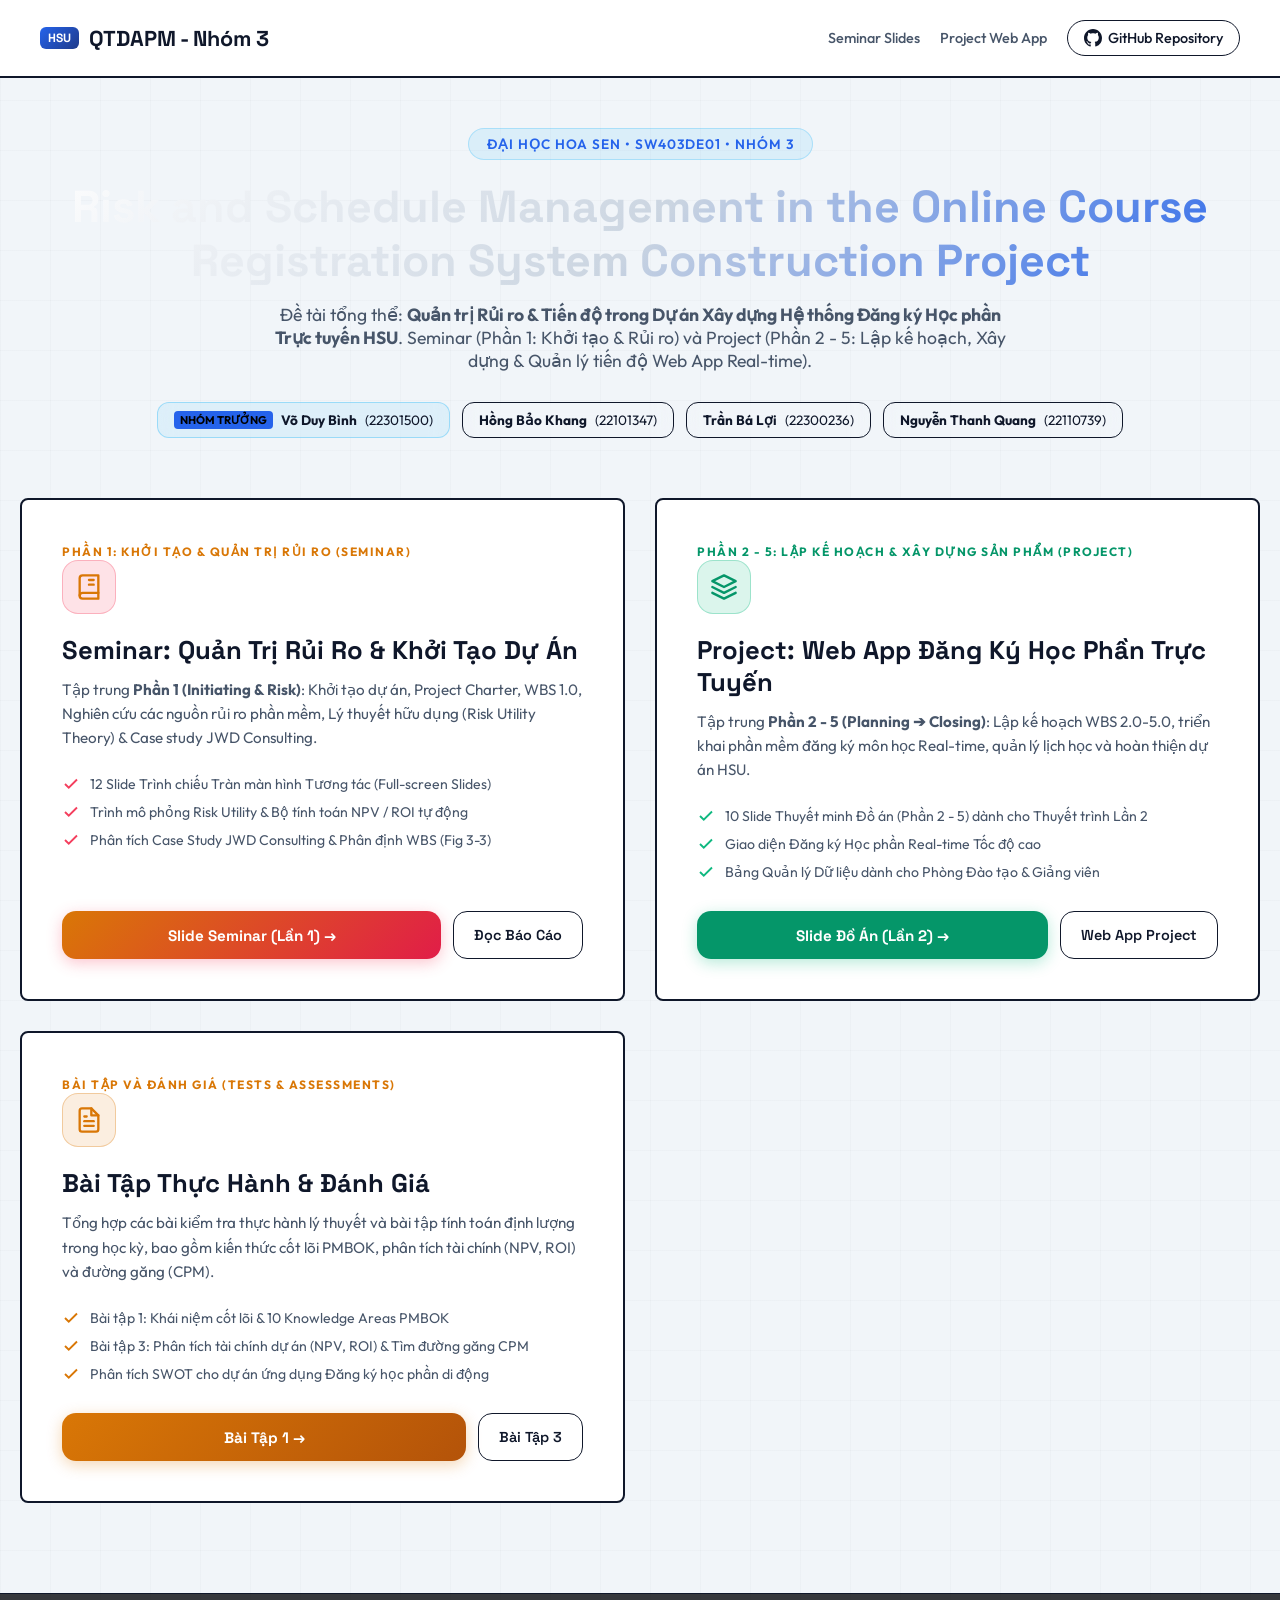
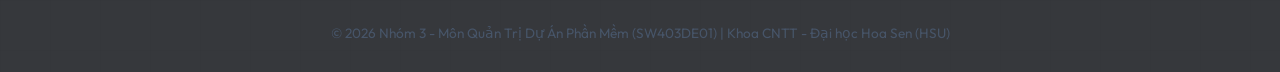
<file: index.html>
<!DOCTYPE html>
<html lang="vi">
<head>
    <meta charset="UTF-8">
    <meta name="viewport" content="width=device-width, initial-scale=1.0">
    <title>Quản Trị Dự Án Phần Mềm | Nhóm 3 - HSU</title>
    <meta name="description" content="Cổng thông tin Seminar Quản trị rủi ro & Đồ án Hệ thống đăng ký học phần trực tuyến - Môn Quản trị Dự án Phần mềm (SW403DE01) Đại học Hoa Sen.">
    
    <!-- Google Fonts -->
    <link rel="preconnect" href="https://fonts.googleapis.com">
    <link rel="preconnect" href="https://fonts.gstatic.com" crossorigin>
    <link href="https://fonts.googleapis.com/css2?family=Outfit:wght@300;400;500;600;700;800&family=Space+Grotesk:wght@500;600;700&display=swap" rel="stylesheet">

    <style>
        :root {
            --bg-color: #f1f5f9;
            --card-bg: #ffffff;
            --card-border: #0f172a; /* Bold dark border */
            --text-primary: #0f172a;
            --text-secondary: #475569;
            
            --primary: #2563eb;
            --primary-glow: rgba(37, 99, 235, 0.05);
            --accent-pink: #d97706;
            --accent-purple: #1e3a8a;
            --accent-emerald: #059669;
            
            --font-heading: 'Space Grotesk', sans-serif;
            --font-body: 'Outfit', sans-serif;
        }

        * {
            box-sizing: border-box;
            margin: 0;
            padding: 0;
        }

        body {
            background-color: var(--bg-color);
            color: var(--text-primary);
            font-family: var(--font-body);
            min-height: 100vh;
            display: flex;
            flex-direction: column;
            overflow-x: hidden;
            position: relative;
        }

        /* Technical Grid Overlay */
        body::before {
            content: "";
            position: absolute;
            inset: 0;
            background-image: 
                linear-gradient(rgba(15, 23, 42, 0.02) 1px, transparent 1px),
                linear-gradient(90deg, rgba(15, 23, 42, 0.02) 1px, transparent 1px);
            background-size: 50px 50px;
            z-index: 0;
            pointer-events: none;
        }

        /* Header Navigation */
        header {
            position: relative;
            z-index: 10;
            padding: 20px 40px;
            display: flex;
            justify-content: space-between;
            align-items: center;
            border-bottom: 2px solid var(--card-border);
            background: var(--card-bg);
        }

        .brand-logo {
            font-family: var(--font-heading);
            font-size: 1.35rem;
            font-weight: 700;
            display: flex;
            align-items: center;
            gap: 10px;
            color: var(--text-primary);
            text-decoration: none;
        }

        .brand-badge {
            background: linear-gradient(135deg, var(--primary), var(--accent-purple));
            color: #fff;
            font-size: 0.75rem;
            padding: 3px 8px;
            border-radius: 6px;
            font-weight: 700;
        }

        .header-links {
            display: flex;
            gap: 20px;
            align-items: center;
        }

        .nav-link-btn {
            color: var(--text-secondary);
            text-decoration: none;
            font-size: 0.9rem;
            font-weight: 500;
            transition: color 0.3s ease;
            display: flex;
            align-items: center;
            gap: 6px;
        }
        .nav-link-btn:hover {
            color: var(--primary);
        }

        .github-btn {
            background: rgba(255, 255, 255, 0.06);
            border: 1px solid var(--card-border);
            padding: 8px 16px;
            border-radius: 20px;
            color: var(--text-primary);
            transition: all 0.3s ease;
        }
        .github-btn:hover {
            background: rgba(56, 189, 248, 0.15);
            border-color: var(--primary);
            transform: translateY(-2px);
        }

        /* Main Container */
        main {
            position: relative;
            z-index: 10;
            flex: 1;
            max-width: 1300px;
            margin: 0 auto;
            padding: 50px 20px;
            width: 100%;
        }

        /* Hero Banner */
        .hero-section {
            text-align: center;
            margin-bottom: 60px;
        }

        .hero-tag {
            display: inline-block;
            background: rgba(56, 189, 248, 0.12);
            border: 1px solid rgba(56, 189, 248, 0.3);
            color: var(--primary);
            padding: 6px 18px;
            border-radius: 30px;
            font-size: 0.85rem;
            font-weight: 600;
            margin-bottom: 20px;
            letter-spacing: 1px;
        }

        .hero-title {
            font-family: var(--font-heading);
            font-size: 2.8rem;
            font-weight: 700;
            line-height: 1.2;
            margin-bottom: 15px;
            background: linear-gradient(135deg, #ffffff 0%, #cbd5e1 50%, var(--primary) 100%);
            -webkit-background-clip: text;
            background-clip: text;
            -webkit-text-fill-color: transparent;
        }

        .hero-subtitle {
            font-size: 1.1rem;
            color: var(--text-secondary);
            max-width: 750px;
            margin: 0 auto 30px auto;
        }

        /* Group Members Bar */
        .members-bar {
            display: flex;
            justify-content: center;
            flex-wrap: wrap;
            gap: 12px;
            margin-top: 25px;
        }

        .member-chip {
            background: rgba(255, 255, 255, 0.04);
            border: 1px solid var(--card-border);
            padding: 8px 16px;
            border-radius: 12px;
            font-size: 0.85rem;
            display: flex;
            align-items: center;
            gap: 8px;
            backdrop-filter: blur(10px);
        }

        .member-chip.leader {
            border-color: rgba(56, 189, 248, 0.4);
            background: rgba(56, 189, 248, 0.1);
        }

        .leader-badge {
            background: var(--primary);
            color: #000;
            font-size: 0.7rem;
            font-weight: 700;
            padding: 2px 6px;
            border-radius: 4px;
        }

        /* Portals Grid */
        .portals-grid {
            display: grid;
            grid-template-columns: repeat(auto-fit, minmax(480px, 1fr));
            gap: 30px;
            margin-top: 20px;
        }

        @media (max-width: 600px) {
            .portals-grid {
                grid-template-columns: 1fr;
            }
            .hero-title {
                font-size: 2rem;
            }
        }

        /* Portal Card */
        .portal-card {
            background: var(--card-bg);
            border: 2px solid var(--card-border);
            border-radius: 8px;
            padding: 40px;
            display: flex;
            flex-direction: column;
            justify-content: space-between;
            position: relative;
            overflow: hidden;
            transition: transform 0.2s ease, border-color 0.2s ease;
            box-shadow: none;
        }

        .portal-card:hover {
            transform: scale(1.005);
            border-color: var(--primary);
        }

        .card-top-tag {
            font-size: 0.75rem;
            font-weight: 700;
            letter-spacing: 1.5px;
            text-transform: uppercase;
            margin-bottom: 15px;
        }

        .tag-seminar {
            color: var(--accent-pink);
        }
        .tag-project {
            color: var(--accent-emerald);
        }

        .card-icon {
            width: 54px;
            height: 54px;
            border-radius: 16px;
            display: flex;
            align-items: center;
            justify-content: center;
            margin-bottom: 20px;
        }

        .icon-seminar {
            background: rgba(244, 63, 94, 0.15);
            color: var(--accent-pink);
            border: 1px solid rgba(244, 63, 94, 0.3);
        }

        .icon-project {
            background: rgba(16, 185, 129, 0.15);
            color: var(--accent-emerald);
            border: 1px solid rgba(16, 185, 129, 0.3);
        }

        .card-title {
            font-family: var(--font-heading);
            font-size: 1.6rem;
            font-weight: 700;
            margin-bottom: 12px;
            color: var(--text-primary);
        }

        .card-desc {
            font-size: 0.95rem;
            color: var(--text-secondary);
            line-height: 1.6;
            margin-bottom: 25px;
        }

        /* Features List */
        .features-list {
            list-style: none;
            margin-bottom: 30px;
            display: flex;
            flex-direction: column;
            gap: 10px;
        }

        .feature-item {
            font-size: 0.88rem;
            color: var(--text-secondary);
            display: flex;
            align-items: center;
            gap: 10px;
        }

        .feature-item svg {
            flex-shrink: 0;
        }

        /* Action Buttons */
        .card-actions {
            display: flex;
            flex-wrap: wrap;
            gap: 12px;
            margin-top: auto;
        }

        .btn-primary {
            flex: 1;
            min-width: 180px;
            background: linear-gradient(135deg, var(--primary), #0288d1);
            color: #fff;
            font-family: var(--font-heading);
            font-size: 0.95rem;
            font-weight: 700;
            padding: 14px 24px;
            border-radius: 14px;
            text-decoration: none;
            text-align: center;
            transition: all 0.3s ease;
            display: flex;
            align-items: center;
            justify-content: center;
            gap: 8px;
            box-shadow: 0 4px 15px var(--primary-glow);
        }
        .btn-primary:hover {
            transform: translateY(-2px);
            box-shadow: 0 8px 25px var(--primary-glow);
            filter: brightness(1.1);
        }

        .btn-pink {
            background: linear-gradient(135deg, var(--accent-pink), #e11d48);
            box-shadow: 0 4px 15px rgba(244, 63, 94, 0.3);
        }
        .btn-pink:hover {
            box-shadow: 0 8px 25px rgba(244, 63, 94, 0.4);
        }

        .btn-emerald {
            background: linear-gradient(135deg, var(--accent-emerald), #059669);
            box-shadow: 0 4px 15px rgba(16, 185, 129, 0.3);
        }
        .btn-emerald:hover {
            box-shadow: 0 8px 25px rgba(16, 185, 129, 0.4);
        }

        .btn-secondary {
            background: rgba(255, 255, 255, 0.05);
            border: 1px solid var(--card-border);
            color: var(--text-primary);
            font-family: var(--font-heading);
            font-size: 0.9rem;
            font-weight: 600;
            padding: 14px 20px;
            border-radius: 14px;
            text-decoration: none;
            text-align: center;
            transition: all 0.3s ease;
        }
        .btn-secondary:hover {
            background: rgba(255, 255, 255, 0.12);
            border-color: rgba(255, 255, 255, 0.25);
        }

        /* Footer */
        footer {
            position: relative;
            z-index: 10;
            padding: 30px 20px;
            text-align: center;
            border-top: 1px solid var(--card-border);
            color: var(--text-secondary);
            font-size: 0.85rem;
            background: rgba(8, 9, 13, 0.8);
            margin-top: 40px;
        }
    </style>
</head>
<body>

    <div class="glow-sphere glow-1"></div>
    <div class="glow-sphere glow-2"></div>

    <!-- Header Navigation -->
    <header>
        <a href="#" class="brand-logo">
            <span class="brand-badge">HSU</span>
            <span>QTDAPM - Nhóm 3</span>
        </a>
        <div class="header-links">
            <a href="./Seminar/index.html" class="nav-link-btn">Seminar Slides</a>
            <a href="./Project/index.html" class="nav-link-btn">Project Web App</a>
            <a href="https://github.com/DYBInh2k5/Seminar_And_Project_QTDAPM" target="_blank" class="nav-link-btn github-btn">
                <svg width="18" height="18" viewBox="0 0 24 24" fill="currentColor"><path d="M12 0C5.37 0 0 5.37 0 12c0 5.31 3.435 9.795 8.205 11.385.6.105.825-.255.825-.57 0-.285-.015-1.23-.015-2.235-3.015.555-3.795-.735-4.035-1.41-.135-.345-.72-1.41-1.23-1.695-.42-.225-1.02-.78-.015-.795.945-.015 1.62.87 1.845 1.23 1.08 1.815 2.805 1.305 3.495.99.105-.78.42-1.305.765-1.605-2.67-.3-5.46-1.335-5.46-5.925 0-1.305.465-2.385 1.23-3.225-.12-.3-.54-1.53.12-3.18 0 0 1.005-.315 3.3 1.23.96-.27 1.98-.405 3-.405s2.04.135 3 .405c2.295-1.56 3.3-1.23 3.3-1.23.66 1.65.24 2.88.12 3.18.765.84 1.23 1.905 1.23 3.225 0 4.605-2.805 5.625-5.475 5.925.435.375.81 1.095.81 2.22 0 1.605-.015 2.895-.015 3.3 0 .315.225.69.825.57A12.02 12.02 0 0024 12c0-6.63-5.37-12-12-12z"/></svg>
                GitHub Repository
            </a>
        </div>
    </header>

    <!-- Main Content -->
    <main>
        <!-- Hero Section -->
        <section class="hero-section">
            <span class="hero-tag">ĐẠI HỌC HOA SEN • SW403DE01 • NHÓM 3</span>
            <h1 class="hero-title">Risk and Schedule Management in the Online Course Registration System Construction Project</h1>
            <p class="hero-subtitle">Đề tài tổng thể: <strong>Quản trị Rủi ro & Tiến độ trong Dự án Xây dựng Hệ thống Đăng ký Học phần Trực tuyến HSU</strong>. Seminar (Phần 1: Khởi tạo & Rủi ro) và Project (Phần 2 - 5: Lập kế hoạch, Xây dựng & Quản lý tiến độ Web App Real-time).</p>

            <!-- Group Members Bar -->
            <div class="members-bar">
                <div class="member-chip leader">
                    <span class="leader-badge">NHÓM TRƯỞNG</span>
                    <strong>Võ Duy Bình</strong> (22301500)
                </div>
                <div class="member-chip">
                    <strong>Hồng Bảo Khang</strong> (22101347)
                </div>
                <div class="member-chip">
                    <strong>Trần Bá Lợi</strong> (22300236)
                </div>
                <div class="member-chip">
                    <strong>Nguyễn Thanh Quang</strong> (22110739)
                </div>
            </div>
        </section>

        <!-- Portals Grid -->
        <section class="portals-grid">
            
            <!-- PORTAL 1: SEMINAR -->
            <div class="portal-card">
                <div>
                    <span class="card-top-tag tag-seminar">PHẦN 1: KHỞI TẠO & QUẢN TRỊ RỦI RO (SEMINAR)</span>
                    <div class="card-icon icon-seminar">
                        <svg width="28" height="28" viewBox="0 0 24 24" fill="none" stroke="currentColor" stroke-width="2" stroke-linecap="round" stroke-linejoin="round"><path d="M4 19.5A2.5 2.5 0 0 1 6.5 17H20"></path><path d="M6.5 2H20v20H6.5A2.5 2.5 0 0 1 4 19.5v-15A2.5 2.5 0 0 1 6.5 2z"></path><path d="M12 6h4"></path><path d="M12 10h4"></path></svg>
                    </div>
                    <h2 class="card-title">Seminar: Quản Trị Rủi Ro & Khởi Tạo Dự Án</h2>
                    <p class="card-desc">Tập trung <strong>Phần 1 (Initiating & Risk)</strong>: Khởi tạo dự án, Project Charter, WBS 1.0, Nghiên cứu các nguồn rủi ro phần mềm, Lý thuyết hữu dụng (Risk Utility Theory) & Case study JWD Consulting.</p>
                    
                    <ul class="features-list">
                        <li class="feature-item">
                            <svg width="18" height="18" viewBox="0 0 24 24" fill="none" stroke="#f43f5e" stroke-width="2.5"><polyline points="20 6 9 17 4 12"></polyline></svg>
                            12 Slide Trình chiếu Tràn màn hình Tương tác (Full-screen Slides)
                        </li>
                        <li class="feature-item">
                            <svg width="18" height="18" viewBox="0 0 24 24" fill="none" stroke="#f43f5e" stroke-width="2.5"><polyline points="20 6 9 17 4 12"></polyline></svg>
                            Trình mô phỏng Risk Utility & Bộ tính toán NPV / ROI tự động
                        </li>
                        <li class="feature-item">
                            <svg width="18" height="18" viewBox="0 0 24 24" fill="none" stroke="#f43f5e" stroke-width="2.5"><polyline points="20 6 9 17 4 12"></polyline></svg>
                            Phân tích Case Study JWD Consulting & Phân định WBS (Fig 3-3)
                        </li>
                    </ul>
                </div>

                <div class="card-actions">
                    <a href="./Seminar/index.html" class="btn-primary btn-pink">
                        Slide Seminar (Lần 1) →
                    </a>
                    <a href="./Seminar/report.md" class="btn-secondary">
                        Đọc Báo Cáo
                    </a>
                </div>
            </div>

            <!-- PORTAL 2: PROJECT -->
            <div class="portal-card">
                <div>
                    <span class="card-top-tag tag-project">PHẦN 2 - 5: LẬP KẾ HOẠCH & XÂY DỰNG SẢN PHẨM (PROJECT)</span>
                    <div class="card-icon icon-project">
                        <svg width="28" height="28" viewBox="0 0 24 24" fill="none" stroke="currentColor" stroke-width="2" stroke-linecap="round" stroke-linejoin="round"><polygon points="12 2 2 7 12 12 22 7 12 2"></polygon><polyline points="2 17 12 22 22 17"></polyline><polyline points="2 12 12 17 22 12"></polyline></svg>
                    </div>
                    <h2 class="card-title">Project: Web App Đăng Ký Học Phần Trực Tuyến</h2>
                    <p class="card-desc">Tập trung <strong>Phần 2 - 5 (Planning ➔ Closing)</strong>: Lập kế hoạch WBS 2.0-5.0, triển khai phần mềm đăng ký môn học Real-time, quản lý lịch học và hoàn thiện dự án HSU.</p>
                    
                    <ul class="features-list">
                        <li class="feature-item">
                            <svg width="18" height="18" viewBox="0 0 24 24" fill="none" stroke="#10b981" stroke-width="2.5"><polyline points="20 6 9 17 4 12"></polyline></svg>
                            10 Slide Thuyết minh Đồ án (Phần 2 - 5) dành cho Thuyết trình Lần 2
                        </li>
                        <li class="feature-item">
                            <svg width="18" height="18" viewBox="0 0 24 24" fill="none" stroke="#10b981" stroke-width="2.5"><polyline points="20 6 9 17 4 12"></polyline></svg>
                            Giao diện Đăng ký Học phần Real-time Tốc độ cao
                        </li>
                        <li class="feature-item">
                            <svg width="18" height="18" viewBox="0 0 24 24" fill="none" stroke="#10b981" stroke-width="2.5"><polyline points="20 6 9 17 4 12"></polyline></svg>
                            Bảng Quản lý Dữ liệu dành cho Phòng Đào tạo & Giảng viên
                        </li>
                    </ul>
                </div>

                <div class="card-actions">
                    <a href="./Project/slides.html" class="btn-primary btn-emerald">
                        Slide Đồ Án (Lần 2) →
                    </a>
                    <a href="./Project/index.html" class="btn-secondary">
                        Web App Project
                    </a>
                </div>
            </div>

            <!-- PORTAL 3: TESTS & ASSESSMENTS -->
            <div class="portal-card">
                <div>
                    <span class="card-top-tag tag-seminar" style="color: #d97706;">BÀI TẬP VÀ ĐÁNH GIÁ (TESTS & ASSESSMENTS)</span>
                    <div class="card-icon icon-seminar" style="background: rgba(217, 119, 6, 0.12); color: #d97706; border: 1px solid rgba(217, 119, 6, 0.3);">
                        <svg width="28" height="28" viewBox="0 0 24 24" fill="none" stroke="currentColor" stroke-width="2" stroke-linecap="round" stroke-linejoin="round"><path d="M14 2H6a2 2 0 0 0-2 2v16a2 2 0 0 0 2 2h12a2 2 0 0 0 2-2V8z"></path><polyline points="14 2 14 8 20 8"></polyline><line x1="16" y1="13" x2="8" y2="13"></line><line x1="16" y1="17" x2="8" y2="17"></line><polyline points="10 9 9 9 8 9"></polyline></svg>
                    </div>
                    <h2 class="card-title">Bài Tập Thực Hành & Đánh Giá</h2>
                    <p class="card-desc">Tổng hợp các bài kiểm tra thực hành lý thuyết và bài tập tính toán định lượng trong học kỳ, bao gồm kiến thức cốt lõi PMBOK, phân tích tài chính (NPV, ROI) và đường găng (CPM).</p>
                    
                    <ul class="features-list">
                        <li class="feature-item">
                            <svg width="18" height="18" viewBox="0 0 24 24" fill="none" stroke="#d97706" stroke-width="2.5"><polyline points="20 6 9 17 4 12"></polyline></svg>
                            Bài tập 1: Khái niệm cốt lõi & 10 Knowledge Areas PMBOK
                        </li>
                        <li class="feature-item">
                            <svg width="18" height="18" viewBox="0 0 24 24" fill="none" stroke="#d97706" stroke-width="2.5"><polyline points="20 6 9 17 4 12"></polyline></svg>
                            Bài tập 3: Phân tích tài chính dự án (NPV, ROI) & Tìm đường găng CPM
                        </li>
                        <li class="feature-item">
                            <svg width="18" height="18" viewBox="0 0 24 24" fill="none" stroke="#d97706" stroke-width="2.5"><polyline points="20 6 9 17 4 12"></polyline></svg>
                            Phân tích SWOT cho dự án ứng dụng Đăng ký học phần di động
                        </li>
                    </ul>
                </div>

                <div class="card-actions">
                    <a href="./Test/test1.txt" class="btn-primary" style="background: linear-gradient(135deg, #d97706, #b45309); box-shadow: 0 4px 15px rgba(217, 119, 6, 0.3);">
                        Bài Tập 1 →
                    </a>
                    <a href="./Test/test3.txt" class="btn-secondary">
                        Bài Tập 3
                    </a>
                </div>
            </div>

        </section>
    </main>

    <!-- Footer -->
    <footer>
        <p>© 2026 Nhóm 3 - Môn Quản Trị Dự Án Phần Mềm (SW403DE01) | Khoa CNTT - Đại học Hoa Sen (HSU)</p>
    </footer>

</body>
</html>
</file>
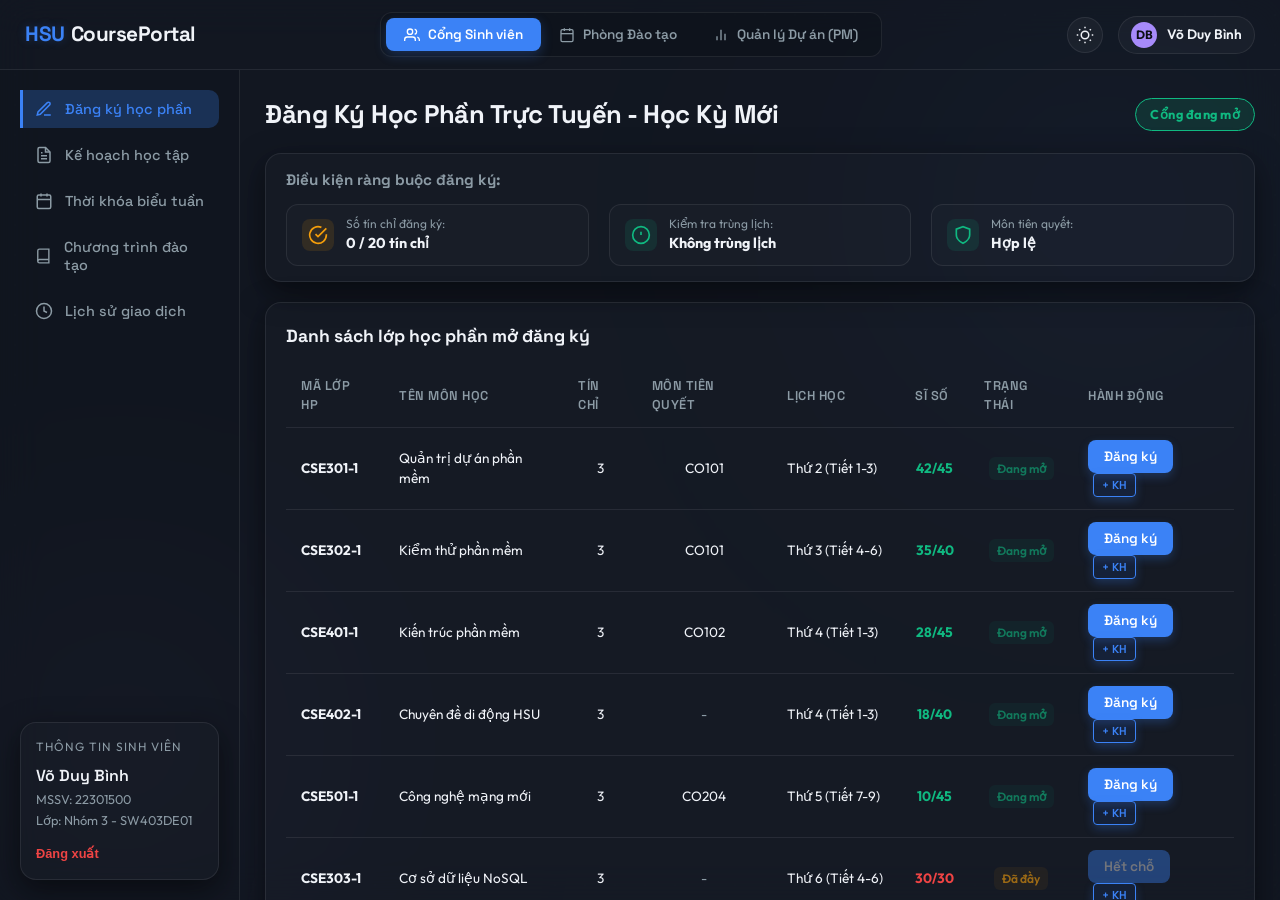
<file: Project/index.html>
<!DOCTYPE html>
<html lang="vi">
<head>
    <meta charset="UTF-8">
    <meta name="viewport" content="width=device-width, initial-scale=1.0">
    <title>Hệ thống Đăng ký Học phần & Quản trị Dự án HSU</title>
    <link rel="preconnect" href="https://fonts.googleapis.com">
    <link rel="preconnect" href="https://fonts.gstatic.com" crossorigin>
    <link href="https://fonts.googleapis.com/css2?family=Outfit:wght@300;400;500;600;700;800&family=Space+Grotesk:wght@400;500;600;700&display=swap" rel="stylesheet">
    <link rel="stylesheet" href="styles.css">
</head>
<body>
    <!-- Background glows -->
    <div class="glow-bg-container">
        <div class="glow-sphere glow-1"></div>
        <div class="glow-sphere glow-2"></div>
    </div>

    <div class="app-container">
        <!-- Top App Bar -->
        <header class="app-header">
            <div class="brand">
                <span class="brand-hsu">HSU</span>
                <span class="brand-sub">CoursePortal</span>
            </div>
            
            <!-- Portal Tabs Switches -->
            <nav class="portal-nav">
                <button class="portal-tab-btn active" data-portal="student-portal">
                    <svg viewBox="0 0 24 24" width="16" height="16" stroke="currentColor" stroke-width="2" fill="none"><path d="M17 21v-2a4 4 0 0 0-4-4H5a4 4 0 0 0-4 4v2"></path><circle cx="9" cy="7" r="4"></circle><path d="M23 21v-2a4 4 0 0 0-3-3.87"></path><path d="M16 3.13a4 4 0 0 1 0 7.75"></path></svg>
                    Cổng Sinh viên
                </button>
                <button class="portal-tab-btn" data-portal="admin-portal">
                    <svg viewBox="0 0 24 24" width="16" height="16" stroke="currentColor" stroke-width="2" fill="none"><rect x="3" y="4" width="18" height="18" rx="2" ry="2"></rect><line x1="16" y1="2" x2="16" y2="6"></line><line x1="8" y1="2" x2="8" y2="6"></line><line x1="3" y1="10" x2="21" y2="10"></line></svg>
                    Phòng Đào tạo
                </button>
                <button class="portal-tab-btn" data-portal="pm-portal">
                    <svg viewBox="0 0 24 24" width="16" height="16" stroke="currentColor" stroke-width="2" fill="none"><line x1="18" y1="20" x2="18" y2="10"></line><line x1="12" y1="20" x2="12" y2="4"></line><line x1="6" y1="20" x2="6" y2="14"></line></svg>
                    Quản lý Dự án (PM)
                </button>
            </nav>

            <div class="header-right">
                <button id="dark-light-btn" class="icon-btn" title="Chuyển chế độ Sáng/Tối">
                    <svg viewBox="0 0 24 24" width="18" height="18" stroke="currentColor" stroke-width="2" fill="none" class="sun-icon"><circle cx="12" cy="12" r="5"></circle><line x1="12" y1="1" x2="12" y2="3"></line><line x1="12" y1="21" x2="12" y2="23"></line><line x1="4.22" y1="4.22" x2="5.64" y2="5.64"></line><line x1="18.36" y1="18.36" x2="19.78" y2="19.78"></line><line x1="1" y1="12" x2="3" y2="12"></line><line x1="21" y1="12" x2="23" y2="12"></line><line x1="4.22" y1="19.78" x2="5.64" y2="18.36"></line><line x1="18.36" y1="5.64" x2="19.78" y2="4.22"></line></svg>
                </button>
                <div class="user-profile" id="user-profile-badge">
                    <span class="user-avatar">DB</span>
                    <span class="user-name">Võ Duy Bình</span>
                </div>
            </div>
        </header>

        <!-- Main Body Area -->
        <main class="app-body">
            
            <!-- 1. PORTAL: STUDENT -->
            <section class="portal-pane active" id="student-portal">
                <!-- Login section if not authenticated -->
                <div class="login-wrapper flex-center" id="login-section" style="display: none;">
                    <div class="login-card glass-card">
                        <h2>ĐĂNG NHẬP CỔNG SINH VIÊN</h2>
                        <p class="login-subtitle">Vui lòng sử dụng thông tin tài khoản HSU được cấp</p>
                        <form id="login-form" onsubmit="event.preventDefault();">
                            <div class="form-group">
                                <label for="student-id">Mã số sinh viên (MSSV)</label>
                                <input type="text" id="student-id" placeholder="Nhập 22301500..." value="22301500">
                            </div>
                            <div class="form-group">
                                <label for="student-pass">Mật khẩu</label>
                                <input type="password" id="student-pass" placeholder="••••••••" value="password">
                            </div>
                            <button type="submit" id="login-submit-btn" class="primary-btn">Đăng nhập</button>
                        </form>
                        <div class="login-hint">💡 Gợi ý: Dùng MSSV: <strong>22301500</strong> để tải hồ sơ mẫu.</div>
                    </div>
                </div>

                <!-- Main Student Dashboard -->
                <div class="dashboard-layout" id="student-dashboard">
                    <!-- Sidebar menu -->
                    <aside class="dashboard-sidebar">
                        <nav class="sidebar-menu">
                            <button class="menu-item active" data-view="register-view">
                                <svg viewBox="0 0 24 24" width="18" height="18" stroke="currentColor" stroke-width="2" fill="none"><path d="M12 20h9"></path><path d="M16.5 3.5a2.121 2.121 0 0 1 3 3L7 19l-4 1 1-4L16.5 3.5z"></path></svg>
                                Đăng ký học phần
                            </button>
                            <button class="menu-item" data-view="plan-view">
                                <svg viewBox="0 0 24 24" width="18" height="18" stroke="currentColor" stroke-width="2" fill="none"><path d="M14 2H6a2 2 0 0 0-2 2v16a2 2 0 0 0 2 2h12a2 2 0 0 0 2-2V8z"></path><polyline points="14 2 14 8 20 8"></polyline><line x1="16" y1="13" x2="8" y2="13"></line><line x1="16" y1="17" x2="8" y2="17"></line><polyline points="10 9 9 9 8 9"></polyline></svg>
                                Kế hoạch học tập
                            </button>
                            <button class="menu-item" data-view="timetable-view">
                                <svg viewBox="0 0 24 24" width="18" height="18" stroke="currentColor" stroke-width="2" fill="none"><rect x="3" y="4" width="18" height="18" rx="2" ry="2"></rect><line x1="16" y1="2" x2="16" y2="6"></line><line x1="8" y1="2" x2="8" y2="6"></line><line x1="3" y1="10" x2="21" y2="10"></line></svg>
                                Thời khóa biểu tuần
                            </button>
                            <button class="menu-item" data-view="curriculum-view">
                                <svg viewBox="0 0 24 24" width="18" height="18" stroke="currentColor" stroke-width="2" fill="none"><path d="M4 19.5A2.5 2.5 0 0 1 6.5 17H20"></path><path d="M6.5 2H20v20H6.5A2.5 2.5 0 0 1 4 19.5v-15A2.5 2.5 0 0 1 6.5 2z"></path></svg>
                                Chương trình đào tạo
                            </button>
                            <button class="menu-item" data-view="history-view">
                                <svg viewBox="0 0 24 24" width="18" height="18" stroke="currentColor" stroke-width="2" fill="none"><circle cx="12" cy="12" r="10"></circle><polyline points="12 6 12 12 16 14"></polyline></svg>
                                Lịch sử giao dịch
                            </button>
                        </nav>

                        <div class="sidebar-student-info glass-card">
                            <span class="info-title">Thông tin sinh viên</span>
                            <span class="info-name">Võ Duy Bình</span>
                            <span class="info-id">MSSV: 22301500</span>
                            <span class="info-class">Lớp: Nhóm 3 - SW403DE01</span>
                            <button id="logout-btn" class="text-btn">Đăng xuất</button>
                        </div>
                    </aside>

                    <!-- Main view area -->
                    <div class="dashboard-main-view">
                        
                        <!-- VIEW: Register Classes -->
                        <div class="view-pane active" id="register-view">
                            <div class="view-header-row">
                                <h2>Đăng Ký Học Phần Trực Tuyến - Học Kỳ Mới</h2>
                                <div class="registration-status-badge open">Cổng đang mở</div>
                            </div>

                            <!-- Rules Checklist Box -->
                            <div class="rules-summary-box glass-card">
                                <h3>Điều kiện ràng buộc đăng ký:</h3>
                                <div class="rules-flex-grid">
                                    <div class="rule-indicator-card" id="rule-credits">
                                        <div class="r-icon">
                                            <svg viewBox="0 0 24 24" width="20" height="20" stroke="currentColor" stroke-width="2" fill="none"><path d="M22 11.08V12a10 10 0 1 1-5.93-9.14"></path><polyline points="22 4 12 14.01 9 11.01"></polyline></svg>
                                        </div>
                                        <div class="r-info">
                                            <span class="lbl">Số tín chỉ đăng ký:</span>
                                            <strong id="student-credits-sum">0 / 20 tín chỉ</strong>
                                        </div>
                                    </div>
                                    
                                    <div class="rule-indicator-card success" id="rule-clash">
                                        <div class="r-icon">
                                            <svg viewBox="0 0 24 24" width="20" height="20" stroke="currentColor" stroke-width="2" fill="none"><circle cx="12" cy="12" r="10"></circle><line x1="12" y1="8" x2="12" y2="12"></line><line x1="12" y1="16" x2="12.01" y2="16"></line></svg>
                                        </div>
                                        <div class="r-info">
                                            <span class="lbl">Kiểm tra trùng lịch:</span>
                                            <strong id="rule-clash-status">Không trùng lịch</strong>
                                        </div>
                                    </div>

                                    <div class="rule-indicator-card success" id="rule-prereq">
                                        <div class="r-icon">
                                            <svg viewBox="0 0 24 24" width="20" height="20" stroke="currentColor" stroke-width="2" fill="none"><path d="M12 22s8-4 8-10V5l-8-3-8 3v7c0 6 8 10 8 10z"></path></svg>
                                        </div>
                                        <div class="r-info">
                                            <span class="lbl">Môn tiên quyết:</span>
                                            <strong id="rule-prereq-status">Hợp lệ</strong>
                                        </div>
                                    </div>
                                </div>
                            </div>

                            <!-- List of Available Classes -->
                            <div class="table-section glass-card">
                                <h3>Danh sách lớp học phần mở đăng ký</h3>
                                <div class="responsive-table-wrapper">
                                    <table class="data-table">
                                        <thead>
                                            <tr>
                                                <th>Mã lớp HP</th>
                                                <th>Tên môn học</th>
                                                <th>Tín chỉ</th>
                                                <th>Môn tiên quyết</th>
                                                <th>Lịch học</th>
                                                <th>Sĩ số</th>
                                                <th>Trạng thái</th>
                                                <th>Hành động</th>
                                            </tr>
                                        </thead>
                                        <tbody id="open-classes-table-body">
                                            <!-- Dynamic rows -->
                                        </tbody>
                                    </table>
                                </div>
                            </div>

                            <!-- List of Registered Classes -->
                            <div class="table-section glass-card" style="margin-top: 20px;">
                                <h3>Học phần đã đăng ký thành công</h3>
                                <div class="responsive-table-wrapper">
                                    <table class="data-table registered-table">
                                        <thead>
                                            <tr>
                                                <th>Mã lớp HP</th>
                                                <th>Tên môn học</th>
                                                <th>Tín chỉ</th>
                                                <th>Lịch học</th>
                                                <th>Hành động</th>
                                            </tr>
                                        </thead>
                                        <tbody id="registered-classes-table-body">
                                            <tr>
                                                <td colspan="5" style="text-align: center; color: var(--text-secondary);">Chưa đăng ký môn học nào.</td>
                                            </tr>
                                        </tbody>
                                    </table>
                                </div>
                            </div>
                        </div>

                        <!-- VIEW: Study Plan -->
                        <div class="view-pane" id="plan-view">
                            <div class="view-header-row">
                                <h2>Kế Hoạch Học Tập & Đăng Ký Nhanh 1-Click</h2>
                                <div class="registration-status-badge open">Cổng đang mở</div>
                            </div>
                            <p class="section-desc">Chuẩn bị trước danh sách môn học mong muốn từ email thông báo của trường HSU. Đăng ký nhanh hàng loạt bằng 1-Click khi cổng mở để tránh sập mạng nghẽn tải!</p>

                            <!-- Plan Summary Banner -->
                            <div class="plan-summary-box glass-card" style="margin-bottom: 20px; padding: 15px;">
                                <div style="display: flex; justify-content: space-between; align-items: center; flex-wrap: wrap; gap: 15px;">
                                    <div style="display: flex; gap: 30px;">
                                        <div>
                                            <span style="color: var(--text-secondary); font-size: 0.85rem;">Tín chỉ kế hoạch:</span>
                                            <strong style="display: block; font-size: 1.25rem; color: var(--primary);" id="plan-credits-sum">0 TC (Giới hạn 12-24 TC)</strong>
                                        </div>
                                        <div>
                                            <span style="color: var(--text-secondary); font-size: 0.85rem;">Trạng thái kế hoạch:</span>
                                            <strong style="display: block; font-size: 1.25rem;" id="plan-validation-status">Chưa có môn học</strong>
                                        </div>
                                    </div>
                                    <button class="primary-btn" id="plan-register-all-btn" style="background: linear-gradient(135deg, #10b981 0%, #059669 100%); font-weight: bold; border: none; padding: 12px 24px; box-shadow: 0 4px 15px rgba(16, 185, 129, 0.2); border-radius: 8px; cursor: pointer; transition: all 0.3s ease;">
                                        ⚡ Đăng ký nhanh toàn bộ kế hoạch (1-Click)
                                    </button>
                                </div>
                            </div>

                            <!-- Two-column planning interface -->
                            <div class="two-col-layout" style="display: grid; grid-template-columns: 1.2fr 1fr; gap: 20px; min-height: 450px; margin-top: 10px;">
                                <!-- Left Column: Open classes listing -->
                                <div class="table-section glass-card" style="display: flex; flex-direction: column; padding: 18px;">
                                    <h3 style="margin-bottom: 12px; font-size: 1.05rem;">Lớp học mở học kỳ này</h3>
                                    <div class="responsive-table-wrapper" style="flex: 1; overflow-y: auto; max-height: 500px;">
                                        <table class="data-table">
                                            <thead>
                                                <tr>
                                                    <th>Mã HP</th>
                                                    <th>Tên lớp học phần</th>
                                                    <th style="text-align: center;">TC</th>
                                                    <th>Lịch học</th>
                                                    <th style="text-align: center;">Hành động</th>
                                                </tr>
                                            </thead>
                                            <tbody id="plan-open-classes-body">
                                                <!-- Dynamic content from JS -->
                                            </tbody>
                                        </table>
                                    </div>
                                </div>

                                <!-- Right Column: Planned classes listing & validation warnings -->
                                <div class="table-section glass-card" style="display: flex; flex-direction: column; padding: 18px;">
                                    <h3 style="margin-bottom: 12px; font-size: 1.05rem;">Kế hoạch học tập học kỳ này</h3>
                                    <div class="responsive-table-wrapper" style="flex: 1; overflow-y: auto; max-height: 500px;">
                                        <table class="data-table">
                                            <thead>
                                                <tr>
                                                    <th>Mã HP</th>
                                                    <th>Tên lớp HP</th>
                                                    <th style="text-align: center;">TC</th>
                                                    <th>Kết quả check lỗi</th>
                                                    <th style="text-align: center;">Xóa</th>
                                                </tr>
                                            </thead>
                                            <tbody id="plan-selected-classes-body">
                                                <tr>
                                                    <td colspan="5" style="text-align: center; color: var(--text-secondary); padding: 40px 0;">Chưa thêm môn học nào vào kế hoạch.</td>
                                                </tr>
                                            </tbody>
                                        </table>
                                    </div>
                                </div>
                            </div>
                        </div>

                        <!-- VIEW: Weekly Timetable -->
                        <div class="view-pane" id="timetable-view">
                            <h2>Thời Khóa Biểu Tuần Cá Nhân</h2>
                            <p class="section-desc">Thời khóa biểu dạng lịch tuần giúp sinh viên dễ dàng nhận diện lịch và tránh trùng tiết học:</p>
                            
                            <div class="timetable-grid-container glass-card">
                                <div class="timetable-grid">
                                    <div class="grid-header">Tiết</div>
                                    <div class="grid-header">Thứ Hai</div>
                                    <div class="grid-header">Thứ Ba</div>
                                    <div class="grid-header">Thứ Tư</div>
                                    <div class="grid-header">Thứ Năm</div>
                                    <div class="grid-header">Thứ Sáu</div>
                                    <div class="grid-header">Thứ Bảy</div>
                                    
                                    <!-- Rows generated by JS -->
                                </div>
                            </div>
                        </div>

                        <!-- VIEW: Curriculum -->
                        <div class="view-pane" id="curriculum-view">
                            <h2>Chương Trình Đào Tạo Ngành Công Nghệ Phần Mềm</h2>
                            <p class="section-desc">Theo dõi các môn học đã hoàn thành và xem điều kiện tiên quyết của các môn tiếp theo:</p>
                            
                            <div class="curriculum-container glass-card">
                                <div class="curriculum-summary-banner">
                                    <div class="sum-item">
                                        <span>Tổng tín chỉ tích lũy:</span>
                                        <strong>124 / 130 tín chỉ</strong>
                                    </div>
                                    <div class="sum-item">
                                        <span>Điểm trung bình (GPA):</span>
                                        <strong>3.42 / 4.00</strong>
                                    </div>
                                    <div class="sum-item">
                                        <span>Trạng thái:</span>
                                        <strong class="color-success">Đủ điều kiện làm khóa luận</strong>
                                    </div>
                                </div>

                                <table class="data-table">
                                    <thead>
                                        <tr>
                                            <th>Mã môn</th>
                                            <th>Tên môn học</th>
                                            <th>Số TC</th>
                                            <th>Loại môn</th>
                                            <th>Môn tiên quyết</th>
                                            <th>Điểm tích lũy</th>
                                            <th>Trạng thái</th>
                                        </tr>
                                    </thead>
                                    <tbody id="curriculum-table-body">
                                        <!-- Dynamic rows -->
                                    </tbody>
                                </table>
                            </div>
                        </div>

                        <!-- VIEW: History of Transaction logs -->
                        <div class="view-pane" id="history-view">
                            <h2>Lịch Sử Giao Dịch Đăng Ký Học Phần</h2>
                            <p class="section-desc">Ghi nhận chi tiết thời gian và trạng thái thực hiện các thao tác đăng ký / hủy môn:</p>
                            
                            <div class="history-list-box glass-card">
                                <table class="data-table">
                                    <thead>
                                        <tr>
                                            <th>Thời gian</th>
                                            <th>Loại giao dịch</th>
                                            <th>Mã lớp HP</th>
                                            <th>Tên môn học</th>
                                            <th>Trạng thái hệ thống</th>
                                        </tr>
                                    </thead>
                                    <tbody id="history-table-body">
                                        <!-- Dynamic rows -->
                                    </tbody>
                                </table>
                            </div>
                        </div>

                    </div>
                </div>
            </section>


            <!-- 2. PORTAL: ADMIN (Phòng Đào Tạo) -->
            <section class="portal-pane" id="admin-portal">
                <div class="dashboard-layout">
                    <!-- Sidebar Admin -->
                    <aside class="dashboard-sidebar">
                        <nav class="sidebar-menu">
                            <button class="menu-item active" data-view="admin-classes-view">
                                <svg viewBox="0 0 24 24" width="18" height="18" stroke="currentColor" stroke-width="2" fill="none"><rect x="3" y="3" width="18" height="18" rx="2" ry="2"></rect><line x1="9" y1="9" x2="15" y2="9"></line><line x1="9" y1="13" x2="15" y2="13"></line><line x1="9" y1="17" x2="15" y2="17"></line></svg>
                                Lớp học phần mở
                            </button>
                            <button class="menu-item" data-view="admin-stats-view">
                                <svg viewBox="0 0 24 24" width="18" height="18" stroke="currentColor" stroke-width="2" fill="none"><line x1="18" y1="20" x2="18" y2="10"></line><line x1="12" y1="20" x2="12" y2="4"></line><line x1="6" y1="20" x2="6" y2="14"></line></svg>
                                Báo cáo thống kê
                            </button>
                        </nav>

                        <div class="sidebar-student-info glass-card">
                            <span class="info-title">Nhân viên Phòng Đào tạo</span>
                            <span class="info-name">Nguyễn Văn Sơn</span>
                            <span class="info-id">Mã số: PĐT018</span>
                        </div>
                    </aside>

                    <!-- Main View Admin -->
                    <div class="dashboard-main-view">
                        <!-- VIEW: Admin Classes Management -->
                        <div class="view-pane active" id="admin-classes-view">
                            <div class="view-header-row">
                                <h2>Quản Lý Lớp Học Phần Học Kỳ</h2>
                                <div class="admin-controls-flex">
                                    <button id="toggle-registration-btn" class="primary-btn pulse-border">Đóng Cổng Đăng Ký</button>
                                </div>
                            </div>

                            <div class="table-section glass-card">
                                <h3>Quản lý sĩ số lớp và Trạng thái mở đăng ký</h3>
                                <div class="responsive-table-wrapper">
                                    <table class="data-table">
                                        <thead>
                                            <tr>
                                                <th>Mã lớp HP</th>
                                                <th>Tên môn học</th>
                                                <th>Lịch học</th>
                                                <th>Sĩ số tối đa</th>
                                                <th>Số chỗ trống</th>
                                                <th>Trạng thái lớp</th>
                                                <th>Điều chỉnh sĩ số</th>
                                            </tr>
                                        </thead>
                                        <tbody id="admin-classes-table-body">
                                            <!-- Dynamic rows -->
                                        </tbody>
                                    </table>
                                </div>
                            </div>
                        </div>

                        <!-- VIEW: Admin Statistics -->
                        <div class="view-pane" id="admin-stats-view">
                            <h2>Báo Cáo Thống Kê & Đăng Ký</h2>
                            
                            <div class="admin-stats-summary-grid">
                                <div class="stat-card glass-card">
                                    <span>Tổng số lớp học phần:</span>
                                    <strong id="stat-total-classes">5</strong>
                                </div>
                                <div class="stat-card glass-card">
                                    <span>Số sinh viên đã đăng ký:</span>
                                    <strong id="stat-total-students">148</strong>
                                </div>
                                <div class="stat-card glass-card">
                                    <span>Tỉ lệ lớp đầy sĩ số (&gt;90%):</span>
                                    <strong id="stat-filled-ratio">40%</strong>
                                </div>
                            </div>

                            <div class="table-section glass-card" style="margin-top: 20px;">
                                <div class="view-header-row">
                                    <h3>Thống kê số lượng sinh viên theo môn học</h3>
                                    <button id="export-excel-btn" class="nav-btn">
                                        <svg viewBox="0 0 24 24" width="16" height="16" stroke="currentColor" stroke-width="2" fill="none"><path d="M21 15v4a2 2 0 0 1-2 2H5a2 2 0 0 1-2-2v-4"></path><polyline points="7 10 12 15 17 10"></polyline><line x1="12" y1="15" x2="12" y2="3"></line></svg>
                                        Xuất Báo cáo Excel (.xlsx)
                                    </button>
                                </div>
                                
                                <div class="responsive-table-wrapper">
                                    <table class="data-table">
                                        <thead>
                                            <tr>
                                                <th>Mã học phần</th>
                                                <th>Tên môn học</th>
                                                <th>Tín chỉ</th>
                                                <th>Số lớp đã mở</th>
                                                <th>Tổng số lượt đăng ký</th>
                                                <th>Doanh thu dự kiến ($)</th>
                                            </tr>
                                        </thead>
                                        <tbody id="admin-stats-table-body">
                                            <!-- Dynamic rows -->
                                        </tbody>
                                    </table>
                                </div>
                            </div>
                        </div>
                    </div>
                </div>
            </section>


            <!-- 3. PORTAL: PROJECT MANAGEMENT (PM PORTAL) -->
            <section class="portal-pane" id="pm-portal">
                <div class="pm-portal-layout">
                    <!-- Top PM summary card -->
                    <div class="pm-summary-header glass-card">
                        <div class="pm-title-desc">
                            <h2>Dashboard Quản Trị Tiến Độ & Rủi Ro Dự Án (Phần 2 - 5)</h2>
                            <p>Đề tài: <strong>Risk and Schedule Management in the Online Course Registration System Construction Project</strong></p>
                        </div>
                        <div class="pm-meta-metrics">
                            <div class="pm-metric-box">
                                <span class="lbl">Tiến độ tổng thể</span>
                                <strong>85%</strong>
                            </div>
                            <div class="pm-metric-box" id="pm-delivery-status">
                                <span class="lbl">Ngày bàn giao dự kiến</span>
                                <strong class="color-success">Tuần 12 (Đúng Hạn)</strong>
                            </div>
                            <div class="pm-metric-box">
                                <span class="lbl">Trạng thái đường găng</span>
                                <strong class="color-critical">Chặt chẽ</strong>
                            </div>
                        </div>
                    </div>

                    <!-- Main grid layout -->
                    <div class="pm-grid">
                        
                        <!-- Left panel: Gantt & Critical Path controls -->
                        <div class="pm-col-left glass-card">
                            <div class="view-header-row">
                                <h3>Trình Giả Lập Trễ Tiến Độ (Critical Path Simulator)</h3>
                                <button id="reset-schedule-btn" class="text-btn">Khôi phục tiến độ ban đầu</button>
                            </div>
                            <p class="section-desc" style="margin-bottom: 15px;">Dự án có các công việc thuộc <strong>Đường găng (Critical Path)</strong>. Nếu một công việc trên đường găng bị trễ, ngày hoàn thành dự án sẽ bị lùi lại. Các công việc ngoài đường găng có thời gian đệm (Float time) nhất định.</p>
                            
                            <div class="simulator-sliders-box">
                                <!-- Sliders for delay simulation -->
                                <div class="delay-slider-card critical">
                                    <div class="slider-info-row">
                                        <span class="task-title">🔴 1. Thu thập yêu cầu (Đường găng)</span>
                                        <span class="float-badge">Đệm: 0 tuần</span>
                                        <span id="delay-val-1" class="delay-num">Trễ: 0 tuần</span>
                                    </div>
                                    <input type="range" class="delay-slider" data-task-id="1" min="0" max="4" value="0">
                                </div>

                                <div class="delay-slider-card critical">
                                    <div class="slider-info-row">
                                        <span class="task-title">🔴 2. Lập trình Backend (Đường găng)</span>
                                        <span class="float-badge">Đệm: 0 tuần</span>
                                        <span id="delay-val-2" class="delay-num">Trễ: 0 tuần</span>
                                    </div>
                                    <input type="range" class="delay-slider" data-task-id="2" min="0" max="4" value="0">
                                </div>

                                <div class="delay-slider-card" id="pm-card-task3">
                                    <div class="slider-info-row">
                                        <span class="task-title" id="pm-title-task3">🟢 3. Lập trình Frontend</span>
                                        <span class="float-badge success-bg" id="pm-float-task3">Đệm: 1 tuần</span>
                                        <span id="delay-val-3" class="delay-num">Trễ: 0 tuần</span>
                                    </div>
                                    <input type="range" class="delay-slider" data-task-id="3" min="0" max="4" value="0">
                                </div>

                                <div class="delay-slider-card" id="pm-card-task4">
                                    <div class="slider-info-row">
                                        <span class="task-title" id="pm-title-task4">🟢 4. Thiết kế Database</span>
                                        <span class="float-badge success-bg" id="pm-float-task4">Đệm: 2 tuần</span>
                                        <span id="delay-val-4" class="delay-num">Trễ: 0 tuần</span>
                                    </div>
                                    <input type="range" class="delay-slider" data-task-id="4" min="0" max="4" value="0">
                                </div>
                            </div>

                            <!-- Critical path visualizer flowchart -->
                            <div class="flowchart-box" style="margin-top: 20px;">
                                <h4>Đường Găng Quyết Định Tiến Độ (Critical Path Flow)</h4>
                                <div class="gantt-flowchart">
                                    <div class="flow-node active">Yêu cầu</div>
                                    <div class="flow-arrow">→</div>
                                    <div class="flow-node active">Phân tích</div>
                                    <div class="flow-arrow">→</div>
                                    <div class="flow-node active">Thiết kế</div>
                                    <div class="flow-arrow">→</div>
                                    <div class="flow-node active">Backend</div>
                                    <div class="flow-arrow">→</div>
                                    <div class="flow-node active">Tích hợp</div>
                                    <div class="flow-arrow">→</div>
                                    <div class="flow-node active">Kiểm thử</div>
                                    <div class="flow-arrow">→</div>
                                    <div class="flow-node active">Deploy</div>
                                    <div class="flow-arrow">→</div>
                                    <div class="flow-node active">Bàn giao</div>
                                </div>
                                <p class="table-note" style="margin-top: 10px;">*Các công việc Backend, Tích hợp, Kiểm thử, Deploy là các mốc chịu ảnh hưởng dây chuyền trực tiếp từ giai đoạn thu thập yêu cầu.</p>
                            </div>
                        </div>

                        <!-- Right panel: Interactive Gantt chart graph -->
                        <div class="pm-col-right glass-card">
                            <h3>Biểu đồ Gantt Trực Quan Hóa Tiến Độ Dự Án</h3>
                            <div class="gantt-chart-wrapper">
                                <!-- Gantt Grid header -->
                                <div class="gantt-grid-header">
                                    <div class="gantt-task-name-header">Công việc</div>
                                    <div class="gantt-weeks-header">
                                        <span>T1</span><span>T2</span><span>T3</span><span>T4</span><span>T5</span><span>T6</span><span>T7</span><span>T8</span><span>T9</span><span>T10</span><span>T11</span><span>T12</span><span class="extended-week week-13">T13</span><span class="extended-week week-14">T14</span><span class="extended-week week-15">T15</span><span class="extended-week week-16">T16</span>
                                    </div>
                                </div>

                                <!-- Gantt Bars container -->
                                <div class="gantt-bars-container" id="gantt-bars-wrapper">
                                    <!-- Bars generated dynamically by JS -->
                                </div>
                            </div>
                            
                            <!-- Risk Register Matrix at bottom -->
                            <div class="pm-risk-register-section" style="margin-top: 20px;">
                                <h3>Bảng Quản Lý Rủi Ro Tiến Độ (Project Risk Register)</h3>
                                <div class="responsive-table-wrapper">
                                    <table class="data-table risk-table">
                                        <thead>
                                            <tr>
                                                <th>Mã rủi ro</th>
                                                <th>Mô tả rủi ro</th>
                                                <th>Xác suất</th>
                                                <th>Mức ảnh hưởng</th>
                                                <th>Điểm số rủi ro</th>
                                                <th>Biện pháp ứng phó tiến độ</th>
                                            </tr>
                                        </thead>
                                        <tbody>
                                            <tr class="risk-row-high">
                                                <td>RSK-01</td>
                                                <td>Thay đổi yêu cầu liên tục (Scope creep)</td>
                                                <td>Cao</td>
                                                <td>Cao</td>
                                                <td><span class="risk-badge high">9 (Cao)</span></td>
                                                <td>Chốt ký duyệt SRS ở cuối tuần 2, lập quy trình CCB</td>
                                            </tr>
                                            <tr class="risk-row-medium">
                                                <td>RSK-02</td>
                                                <td>Lỗi tích hợp hệ thống Frontend - Backend</td>
                                                <td>Trung bình</td>
                                                <td>Cao</td>
                                                <td><span class="risk-badge medium">6 (Trung bình)</span></td>
                                                <td>Tích hợp sớm và thường xuyên, đặc tả API chi tiết</td>
                                            </tr>
                                            <tr class="risk-row-medium">
                                                <td>RSK-03</td>
                                                <td>Thành viên cốt lõi nghỉ việc đột ngột</td>
                                                <td>Trung bình</td>
                                                <td>Cao</td>
                                                <td><span class="risk-badge medium">6 (Trung bình)</span></td>
                                                <td>Đào tạo chéo (Cross-training), chia sẻ mã nguồn</td>
                                            </tr>
                                            <tr class="risk-row-medium">
                                                <td>RSK-04</td>
                                                <td>Nghẽn tải máy chủ khi mở cổng</td>
                                                <td>Trung bình</td>
                                                <td>Cao</td>
                                                <td><span class="risk-badge medium">6 (Trung bình)</span></td>
                                                <td>Tối ưu hóa Database, Load Test hiệu năng ở tuần 9</td>
                                            </tr>
                                            <tr class="risk-row-high">
                                                <td>RSK-05</td>
                                                <td>Trễ tiến độ các mốc trên Đường găng</td>
                                                <td>Cao</td>
                                                <td>Rất cao</td>
                                                <td><span class="risk-badge high">10 (Cao)</span></td>
                                                <td>Họp rà soát hàng tuần, ưu tiên phát triển module lõi trước</td>
                                            </tr>
                                        </tbody>
                                    </table>
                                </div>
                            </div>
                        </div>

                    </div>
                </div>
            </section>

        </main>
        
        <!-- Toast message feedback -->
        <div class="toast-container" id="toast-wrapper"></div>
    </div>

    <script src="script.js"></script>
</body>
</html>
</file>
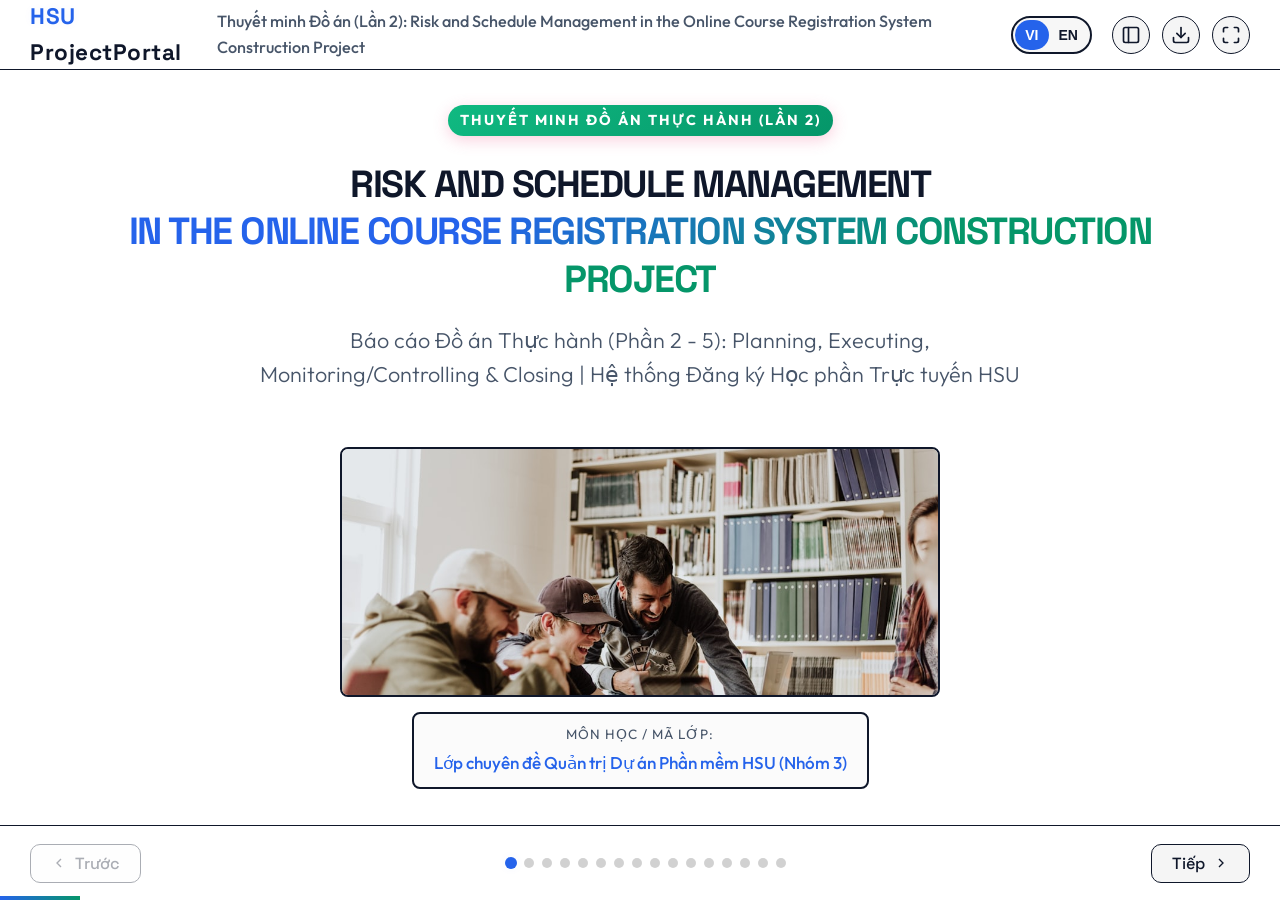
<file: Project/slides.html>
<!DOCTYPE html>
<html lang="vi">
<head>
    <meta charset="UTF-8">
    <meta name="viewport" content="width=device-width, initial-scale=1.0">
    <title>Slide Đồ Án Project | Risk & Schedule Management - HSU</title>
    <meta name="description" content="Slide Thuyết trình Đồ án (Lần 2): Risk and Schedule Management in the Online Course Registration System Construction Project (Phần 2 - 5: Planning to Closing).">
    
    <!-- Google Fonts -->
    <link rel="preconnect" href="https://fonts.googleapis.com">
    <link rel="preconnect" href="https://fonts.gstatic.com" crossorigin>
    <link href="https://fonts.googleapis.com/css2?family=Outfit:wght@300;400;500;600;700;800&family=Space+Grotesk:wght@500;600;700&display=swap" rel="stylesheet">

    <!-- Reusing Slide Design System -->
    <link rel="stylesheet" href="../Seminar/styles.css">

    <style>
        .project-badge {
            background: linear-gradient(135deg, #10b981, #059669);
            color: #fff;
            padding: 4px 12px;
            border-radius: 20px;
            font-size: 0.8rem;
            font-weight: 700;
        }

        .architecture-grid {
            display: grid;
            grid-template-columns: repeat(3, 1fr);
            gap: 20px;
            margin-top: 20px;
        }

        .arch-card {
            background: var(--card-bg);
            border: 2px solid var(--border-color);
            border-radius: 8px;
            padding: 20px;
            text-align: center;
            box-shadow: none;
        }

        .arch-icon {
            width: 48px;
            height: 48px;
            border-radius: 12px;
            background: rgba(16, 185, 129, 0.15);
            color: #10b981;
            display: flex;
            align-items: center;
            justify-content: center;
            margin: 0 auto 15px auto;
        }

        /* Layout overrides to fix slide content overflow and overlap issues */
        .two-col-grid {
            height: auto !important;
            min-height: calc(100% - 70px);
        }
        
        .slide-content {
            height: auto !important;
            min-height: 100%;
        }
        
        /* Adjust Slide 8 mini Gantt layout to avoid overflow */
        .gantt-chart-mini {
            max-width: 100%;
            overflow-x: auto;
        }

        /* Floating background glow animations */
        @keyframes float-glow-1 {
            0%, 100% { transform: translate(0, 0) scale(1); }
            50% { transform: translate(-30px, 20px) scale(1.08); }
        }
        @keyframes float-glow-2 {
            0%, 100% { transform: translate(0, 0) scale(1); }
            50% { transform: translate(25px, -30px) scale(0.96); }
        }
        @keyframes float-glow-3 {
            0%, 100% { transform: translate(0, 0) scale(1); }
            50% { transform: translate(-15px, -15px) scale(1.04); }
        }
        .glow-sphere-1 {
            animation: float-glow-1 15s ease-in-out infinite;
        }
        .glow-sphere-2 {
            animation: float-glow-2 18s ease-in-out infinite;
        }
        .glow-sphere-3 {
            animation: float-glow-3 22s ease-in-out infinite;
        }

        /* Smooth custom premium scrollbar */
        .slide::-webkit-scrollbar {
            width: 6px;
        }
        .slide::-webkit-scrollbar-track {
            background: transparent;
        }
        .slide::-webkit-scrollbar-thumb {
            background: rgba(0, 0, 0, 0.1);
            border-radius: 10px;
        }
        .slide::-webkit-scrollbar-thumb:hover {
            background: rgba(0, 0, 0, 0.2);
        }
        
        /* Interactive element transitions */
        .primary-btn, .secondary-btn, .info-btn, .danger-btn, .lang-btn, .icon-btn, .close-btn {
            transition: all 0.2s cubic-bezier(0.4, 0, 0.2, 1) !important;
        }
        .primary-btn:hover, .secondary-btn:hover, .info-btn:hover, .lang-btn:hover:not(.active), .icon-btn:hover {
            transform: translateY(-1px);
            box-shadow: 0 4px 12px rgba(0, 0, 0, 0.1);
        }
        .primary-btn:active, .secondary-btn:active, .info-btn:active, .icon-btn:active {
            transform: translateY(0);
        }
    </style>
</head>
<body>

    <!-- Background glow animations -->
    <div class="glow-bg-container">
        <div class="glow-sphere glow-sphere-1"></div>
        <div class="glow-sphere glow-sphere-2"></div>
        <div class="glow-sphere glow-sphere-3"></div>
    </div>

    <!-- Main Container -->
    <div class="presentation-container">
        <!-- Header bar -->
        <header class="pres-header">
            <div class="header-logo">
                <span class="logo-accent">HSU</span> ProjectPortal
            </div>
            <div class="header-topic">Thuyết minh Đồ án (Lần 2): Risk and Schedule Management in the Online Course Registration System Construction Project</div>
            <div class="header-controls">
                <!-- Language Selector -->
                <div class="lang-selector-group" style="display: flex; border: 2px solid var(--border-color); border-radius: 20px; overflow: hidden; padding: 2px; background: rgba(0,0,0,0.03); margin-right: 8px;">
                    <button class="lang-btn active" data-lang="vi" style="border: none; background: transparent; padding: 4px 10px; font-size: 0.78rem; font-weight: 700; border-radius: 15px; cursor: pointer; color: var(--text-primary); transition: all 0.2s ease;">VI</button>
                    <button class="lang-btn" data-lang="en" style="border: none; background: transparent; padding: 4px 10px; font-size: 0.78rem; font-weight: 700; border-radius: 15px; cursor: pointer; color: var(--text-primary); transition: all 0.2s ease;">EN</button>
                </div>
                <button id="layout-toggle-btn" class="icon-btn" title="Cấu hình bố cục slide">
                    <svg viewBox="0 0 24 24" width="20" height="20" stroke="currentColor" stroke-width="2" fill="none" stroke-linecap="round" stroke-linejoin="round"><rect x="3" y="3" width="18" height="18" rx="2" ry="2"></rect><line x1="9" y1="3" x2="9" y2="21"></line></svg>
                </button>
                <button id="download-pdf-btn" class="icon-btn" title="Tải xuống PDF">
                    <svg viewBox="0 0 24 24" width="20" height="20" stroke="currentColor" stroke-width="2" fill="none" stroke-linecap="round" stroke-linejoin="round">
                        <path d="M21 15v4a2 2 0 0 1-2 2H5a2 2 0 0 1-2-2v-4"></path>
                        <polyline points="7 10 12 15 17 10"></polyline>
                        <line x1="12" y1="15" x2="12" y2="3"></line>
                    </svg>
                </button>
                <button id="fullscreen-btn" class="icon-btn" title="Toàn màn hình">
                    <svg viewBox="0 0 24 24" width="20" height="20" stroke="currentColor" stroke-width="2" fill="none" stroke-linecap="round" stroke-linejoin="round"><path d="M8 3H5a2 2 0 0 0-2 2v3m18 0V5a2 2 0 0 0-2-2h-3m0 18h3a2 2 0 0 0 2-2v-3M3 16v3a2 2 0 0 0 2 2h3"></path></svg>
                </button>
            </div>
        </header>

        <!-- Slides Area -->
        <main class="slides-wrapper">

            <!-- SLIDE 1: Title -->
            <section class="slide active" id="slide-1">
                <div class="slide-content title-slide-layout">
                    <div class="title-glow-badge project-badge">THUYẾT MINH ĐỒ ÁN THỰC HÀNH (LẦN 2)</div>
                    <h1 class="main-title" style="font-size: 2.1rem; line-height: 1.25;">RISK AND SCHEDULE MANAGEMENT<br><span class="gradient-text">IN THE ONLINE COURSE REGISTRATION SYSTEM CONSTRUCTION PROJECT</span></h1>
                    <p class="subtitle">Báo cáo Đồ án Thực hành (Phần 2 - 5): Planning, Executing, Monitoring/Controlling & Closing | Hệ thống Đăng ký Học phần Trực tuyến HSU</p>
                    
                    <img src="../Seminar/assets/slide_risk_hero.png" alt="Project Architecture Hero" class="hero-3d-graphic">

                    <div class="metadata-grid" style="margin-top: 15px;">
                        <div class="meta-item">
                            <span class="meta-label">Môn học / Mã lớp:</span>
                            <span class="meta-val" style="font-weight: 500; color: var(--primary);">Lớp chuyên đề Quản trị Dự án Phần mềm HSU (Nhóm 3)</span>
                        </div>
                    </div>
                    <div class="start-hint">Nhấp chuột hoặc dùng phím <span class="key-badge">→</span> / <span class="key-badge">Space</span> để bắt đầu</div>
                </div>
            </section>

            <!-- SLIDE 2: Background & Problem Statement -->
            <section class="slide" id="slide-2">
                <div class="slide-content standard-layout">
                    <div class="slide-header">
                        <span class="slide-number">02/16</span>
                        <h2>Bối Cảnh & Bài Toán Đặt Ra</h2>
                    </div>
                    <p class="section-desc">Thực trạng quy trình đăng ký học phần tại các trường đại học và mục tiêu dự án HSU:</p>
                    
                    <div class="two-col-grid">
                        <div class="col-left glass-card">
                            <h3>Hạn chế của Hệ thống Cũ</h3>
                            <div class="process-steps-list" style="gap: 12px;">
                                <div class="step-card" style="border-left: 3px solid #f43f5e; padding: 10px;">
                                    <h4>1. Tốc độ xử lý chậm & Nghẽn mạng</h4>
                                    <p style="font-size: 0.8rem;">Thường xuyên sập server hoặc treo ứng dụng khi hàng vạn sinh viên truy cập đồng thời vào giờ mở cổng.</p>
                                </div>
                                <div class="step-card" style="border-left: 3px solid #ffeb3b; padding: 10px;">
                                    <h4>2. Khó theo dõi số lượng chỗ trống</h4>
                                    <p style="font-size: 0.8rem;">Dữ liệu không cập nhật real-time khiến sinh viên đăng ký trùng lớp hoặc hết chỗ mà không biết.</p>
                                </div>
                                <div class="step-card" style="border-left: 3px solid #a855f7; padding: 10px;">
                                    <h4>3. Quản lý dữ liệu thủ công</h4>
                                    <p style="font-size: 0.8rem;">Phòng Đào tạo khó điều chỉnh danh sách môn học, phòng học và xử lý đơn xin mở thêm lớp.</p>
                                </div>
                            </div>
                        </div>

                        <div class="col-right glass-card">
                            <h3>Giải Pháp Hệ Thống Mới</h3>
                            <ul class="bullet-list-custom">
                                <li><strong>Kiến trúc Tải cao:</strong> Tối ưu API Real-time xử lý hàng ngàn request/giây với độ trễ &lt;100ms.</li>
                                <li><strong>Tự động kiểm tra điều kiện:</strong> Kiểm tra trùng thời khóa biểu, môn tiên quyết và giới hạn tín chỉ ngay khi nhấp nút.</li>
                                <li><strong>Phân quyền đa cổng:</strong> Cổng Sinh viên, Cổng Phòng Đào tạo & Dashboard Quản trị Tiến độ PM.</li>
                            </ul>
                        </div>
                    </div>

                    <div class="glass-card" style="margin-top: 20px; padding: 15px; overflow-x: auto;">
                        <h3 style="font-size: 0.95rem; margin-bottom: 5px; color: var(--primary);">Bảng So Sánh Chỉ Số Hiệu Năng Hệ Thống (Old vs New HSU Enrollment System)</h3>
                        <table class="sim-results-table" style="font-size: 0.72rem; width: 100%;">
                            <thead>
                                <tr>
                                    <th>Chỉ số đánh giá</th>
                                    <th>Hệ thống cũ (Web portal)</th>
                                    <th>Hệ thống mới (Real-time Mobile App & Web API)</th>
                                    <th>Hiệu quả cải tiến</th>
                                </tr>
                            </thead>
                            <tbody>
                                <tr>
                                    <td><strong>Tải tối đa (Max Concurrent Users)</strong></td>
                                    <td style="color: #f43f5e;">~1,500 kết nối đồng thời (Sập/Treo server)</td>
                                    <td style="color: #059669; font-weight: bold;">&gt;15,000 kết nối đồng thời</td>
                                    <td>Tăng gấp 10 lần khả năng chịu tải</td>
                                </tr>
                                <tr>
                                    <td><strong>Độ trễ phản hồi (Response Latency)</strong></td>
                                    <td style="color: #d97706;">2,500ms - 5,000ms khi nghẽn mạng</td>
                                    <td style="color: #059669; font-weight: bold;">&lt; 100ms (Real-time)</td>
                                    <td>Xử lý phản hồi tức thì</td>
                                </tr>
                                <tr>
                                    <td><strong>Cập nhật sĩ số lớp học</strong></td>
                                    <td>Chậm (Độ trễ 5 - 10 phút, dễ bị đăng ký vượt chỉ tiêu)</td>
                                    <td style="color: #059669; font-weight: bold;">Real-time (Tức thì bằng Event-driven)</td>
                                    <td>Tránh 100% việc đăng ký vượt chỉ tiêu lớp học</td>
                                </tr>
                                <tr>
                                    <td><strong>Độ tương thích thiết bị</strong></td>
                                    <td>Chỉ hỗ trợ tốt trên Desktop/Laptop</td>
                                    <td style="color: #059669; font-weight: bold;">Đa nền tảng (Responsive Web & Mobile App)</td>
                                    <td>Sinh viên đăng ký mọi lúc, mọi nơi</td>
                                </tr>
                            </tbody>
                        </table>
                        <button id="view-npv-btn" class="modern-btn" style="margin-top: 15px; width: 100%; padding: 10px 15px; background: var(--primary); color: white; border: none; border-radius: 8px; font-weight: 600; cursor: pointer; display: flex; align-items: center; justify-content: center; transition: all 0.3s; font-size: 0.88rem;" data-vi="Xem Phân Tích Tài Chính & NPV Dự Án" data-en="View Project Financial Analysis & NPV">Xem Phân Tích Tài Chính & NPV Dự Án</button>
                    </div>
                </div>
            </section>

            <!-- SLIDE 3: WBS Scope (Phần 2 - 5) -->
            <section class="slide" id="slide-3">
                <div class="slide-content standard-layout">
                    <div class="slide-header">
                        <span class="slide-number">03/16</span>
                        <h2>Khởi Tạo Dự Án & Xác Định Stakeholders</h2>
                    </div>
                    <p class="section-desc">Điều lệ dự án (Project Charter) chính thức và chiến lược quản lý bên liên quan (Stakeholders):</p>
                    
                    <div class="two-col-grid" style="grid-template-columns: 1fr 1.25fr; gap: 20px; min-height: calc(100% - 170px);">
                        <!-- Left Panel: Project Charter Details -->
                        <div class="col-left glass-card" style="padding: 18px; display: flex; flex-direction: column; justify-content: space-between;">
                            <h3 style="color: var(--primary); margin-bottom: 12px; font-size: 1.1rem;">Điều Lệ Dự Án (Project Charter)</h3>
                            <ul class="bullet-list-custom" style="font-size: 0.94rem; line-height: 1.6; gap: 10px; margin: 0; padding: 0;">
                                <li><strong>Ngày ký duyệt:</strong> 12/07/2026 chính thức ký và ban hành quyết định thành lập.</li>
                                <li><strong>Nhà tài trợ (Sponsor):</strong> Võ Duy Bình (CEO HSU Portal) phê duyệt và cấp ngân sách.</li>
                                <li><strong>Quản trị dự án (PM):</strong> Trần Bá Lợi (Lead Developer / PM) chịu trách nhiệm điều phối chung.</li>
                                <li><strong>Ngân sách tối đa:</strong> 150,000 USD (Ngân sách cơ sở: 140,000 USD, Dự phòng: 10,000 USD).</li>
                                <li><strong>Mục tiêu cốt lõi:</strong> Thiết lập hệ thống tải cao hỗ trợ &gt;15,000 kết nối đồng thời, độ trễ &lt;100ms.</li>
                            </ul>
                            <div style="background: rgba(37, 99, 235, 0.05); border-left: 4px solid var(--primary); padding: 10px; font-size: 0.85rem; border-radius: 4px; margin-top: 12px; line-height: 1.5;">
                                <strong>Trích dẫn điều lệ:</strong> Hợp lý hóa quy trình học vụ toàn trường, giảm thiểu 90% thời gian đăng ký môn học và loại bỏ hoàn toàn tình trạng nghẽn sập mạng vào đầu kỳ đăng ký học phần.
                            </div>
                        </div>
                        
                        <!-- Right Panel: Stakeholder Register & Strategies -->
                        <div class="col-right glass-card" style="padding: 18px; display: flex; flex-direction: column; justify-content: space-between;">
                            <h3 style="color: var(--primary); margin-bottom: 12px; font-size: 1.1rem;">Danh Sách & Chiến Lược Quản Lý Stakeholders</h3>
                            <div style="display: flex; flex-direction: column; gap: 10px;">
                                <div style="background: rgba(37, 99, 235, 0.04); border-left: 5px solid var(--primary); padding: 10px; border-radius: 6px; font-size: 0.88rem; line-height: 1.5;">
                                    <strong style="display: block; color: var(--primary); font-size: 0.92rem; margin-bottom: 2px;">Võ Duy Bình (Sponsor / CEO HSU)</strong>
                                    <span>Ảnh hưởng: R.Cao | Quan tâm: Cao. Báo cáo mốc tiến độ NPV/ROI định kỳ mỗi 2 tuần họp giao ban.</span>
                                </div>
                                <div style="background: rgba(16, 185, 129, 0.04); border-left: 5px solid var(--success); padding: 10px; border-radius: 6px; font-size: 0.88rem; line-height: 1.5;">
                                    <strong style="display: block; color: var(--success); font-size: 0.92rem; margin-bottom: 2px;">Trần Bá Lợi (Project Manager)</strong>
                                    <span>Ảnh hưởng: Cao | Quan tâm: R.Cao. Kiểm soát chặt chẽ biểu đồ Gantt & đường găng CPM hàng tuần.</span>
                                </div>
                                <div style="background: rgba(217, 119, 6, 0.04); border-left: 5px solid var(--accent); padding: 10px; border-radius: 6px; font-size: 0.88rem; line-height: 1.5;">
                                    <strong style="display: block; color: var(--accent); font-size: 0.92rem; margin-bottom: 2px;">Dev & QA Team (Khang & Quang)</strong>
                                    <span>Ảnh hưởng: T.Bình | Quan tâm: Cao. Đảm bảo Git commit mỗi ngày và kiểm thử test coverage &gt;80%.</span>
                                </div>
                                <div style="background: rgba(220, 38, 38, 0.04); border-left: 5px solid var(--danger); padding: 10px; border-radius: 6px; font-size: 0.88rem; line-height: 1.5;">
                                    <strong style="display: block; color: var(--danger); font-size: 0.92rem; margin-bottom: 2px;">Phòng Đào Tạo HSU (Client)</strong>
                                    <span>Ảnh hưởng: R.Cao | Quan tâm: Cao. Khảo sát nghiệp vụ môn tiên quyết, phối hợp nghiệm thu UAT sớm.</span>
                                </div>
                            </div>
                        </div>
                    </div>

                    <!-- RACI Matrix Section (Bottom) to fill whitespace -->
                    <div class="glass-card" style="margin-top: 20px; padding: 15px;">
                        <h3 style="color: var(--primary); font-size: 1rem; margin-bottom: 10px;">Ma Trận RACI Phân Định Trách Nhiệm (Team 3 RACI Matrix)</h3>
                        <table class="sim-results-table" style="font-size: 0.85rem; width: 100%; text-align: center; margin-top: 5px; line-height: 1.5;">
                            <thead>
                                <tr>
                                    <th style="text-align: left; width: 30%; font-size: 0.88rem;">Nhiệm vụ WBS (Task)</th>
                                    <th style="font-size: 0.88rem;">Sponsor (Bình)</th>
                                    <th style="font-size: 0.88rem;">PM / Lead Dev (Lợi)</th>
                                    <th style="font-size: 0.88rem;">Backend Dev (Khang)</th>
                                    <th style="font-size: 0.88rem;">Designer / QA (Quang)</th>
                                    <th style="font-size: 0.88rem;">Client (PDT HSU)</th>
                                </tr>
                            </thead>
                            <tbody>
                                <tr>
                                    <td style="text-align: left; font-weight: bold;">1.2 Project Charter</td>
                                    <td style="color: var(--danger); font-weight: bold;">A</td>
                                    <td style="color: var(--primary); font-weight: bold;">R</td>
                                    <td>C</td>
                                    <td>C</td>
                                    <td>I</td>
                                </tr>
                                <tr>
                                    <td style="text-align: left; font-weight: bold;">2.4 WBS & Gantt Chart</td>
                                    <td>I</td>
                                    <td style="color: var(--danger); font-weight: bold;">A / R</td>
                                    <td>R</td>
                                    <td>C</td>
                                    <td>C</td>
                                </tr>
                                <tr>
                                    <td style="text-align: left; font-weight: bold;">3.5 Portal Construction</td>
                                    <td>I</td>
                                    <td style="color: var(--primary); font-weight: bold;">R</td>
                                    <td style="color: var(--danger); font-weight: bold;">A / R</td>
                                    <td>R</td>
                                    <td>I</td>
                                </tr>
                                <tr>
                                    <td style="text-align: left; font-weight: bold;">3.6 Portal Testing</td>
                                    <td>I</td>
                                    <td style="color: var(--danger); font-weight: bold;">A</td>
                                    <td>R</td>
                                    <td style="color: var(--primary); font-weight: bold;">R</td>
                                    <td>C</td>
                                </tr>
                                <tr>
                                    <td style="text-align: left; font-weight: bold;">5.1 Final Project Delivery</td>
                                    <td>I</td>
                                    <td style="color: var(--primary); font-weight: bold;">R</td>
                                    <td>R</td>
                                    <td>R</td>
                                    <td style="color: var(--success); font-weight: bold;">Sign-off</td>
                                </tr>
                            </tbody>
                        </table>
                    </div>
                </div>
            </section>

            <!-- SLIDE 4: Project Scope & Constraints -->
            <section class="slide" id="slide-4">
                <div class="slide-content standard-layout">
                    <div class="slide-header">
                        <span class="slide-number">04/16</span>
                        <h2>Phạm Vi Dự Án (Scope Statement) & Ràng Buộc</h2>
                    </div>
                    <p class="section-desc">Xác định rõ các hạng mục thuộc phạm vi (In-Scope), ngoài phạm vi (Out-of-Scope) và các ràng buộc cốt lõi:</p>
                    
                    <div class="two-col-grid" style="grid-template-columns: 1.15fr 1fr; gap: 20px; min-height: calc(100% - 70px);">
                        <!-- Left Panel: In-Scope -->
                        <div class="col-left glass-card" style="padding: 18px; display: flex; flex-direction: column; justify-content: space-between;">
                            <h3 style="color: var(--success); margin-bottom: 12px; font-size: 1.05rem;">Trong Phạm Vi (In-Scope)</h3>
                            <div style="display: flex; flex-direction: column; gap: 10px;">
                                <div style="display: flex; align-items: flex-start; gap: 12px; background: rgba(16, 185, 129, 0.04); padding: 10px; border-radius: 8px; font-size: 0.92rem; line-height: 1.5;">
                                    <span style="color: var(--success); font-weight: bold; font-size: 1.15rem;"></span>
                                    <span><strong>Xác thực MSSV:</strong> Đăng nhập bảo mật sử dụng tài khoản sinh viên trường HSU.</span>
                                </div>
                                <div style="display: flex; align-items: flex-start; gap: 12px; background: rgba(16, 185, 129, 0.04); padding: 10px; border-radius: 8px; font-size: 0.92rem; line-height: 1.5;">
                                    <span style="color: var(--success); font-weight: bold; font-size: 1.15rem;"></span>
                                    <span><strong>Bộ lọc thông minh:</strong> Tìm kiếm lớp học nhanh theo Khoa, Ngành và Số tín chỉ học phần mở rộng.</span>
                                </div>
                                <div style="display: flex; align-items: flex-start; gap: 12px; background: rgba(16, 185, 129, 0.04); padding: 10px; border-radius: 8px; font-size: 0.92rem; line-height: 1.5;">
                                    <span style="color: var(--success); font-weight: bold; font-size: 1.15rem;"></span>
                                    <span><strong>Đăng ký Real-time:</strong> Đồng bộ sĩ số khả dụng trên Redis cache với thời gian phản hồi cực nhanh &lt;50ms.</span>
                                </div>
                                <div style="display: flex; align-items: flex-start; gap: 12px; background: rgba(16, 185, 129, 0.04); padding: 10px; border-radius: 8px; font-size: 0.92rem; line-height: 1.5;">
                                    <span style="color: var(--success); font-weight: bold; font-size: 1.15rem;"></span>
                                    <span><strong>Ràng buộc học vụ:</strong> Tự động chặn trùng lịch học, kiểm tra điều kiện môn tiên quyết và giới hạn tín chỉ 12-24.</span>
                                </div>
                                <div style="display: flex; align-items: flex-start; gap: 12px; background: rgba(16, 185, 129, 0.04); padding: 10px; border-radius: 8px; font-size: 0.92rem; line-height: 1.5;">
                                    <span style="color: var(--success); font-weight: bold; font-size: 1.15rem;"></span>
                                    <span><strong>Cổng quản trị Admin:</strong> Cho phép Phòng Đào tạo điều chỉnh sĩ số, đóng/mở đợt đăng ký và xuất báo cáo danh sách Excel.</span>
                                </div>
                            </div>
                        </div>
                        
                        <!-- Right Panel: Out-of-Scope & Constraints -->
                        <div class="col-right glass-card" style="padding: 18px; display: flex; flex-direction: column; justify-content: space-between;">
                            <div>
                                <h3 style="color: var(--danger); margin-bottom: 12px; font-size: 1.05rem;">Ngoài Phạm Vi (Out-of-Scope)</h3>
                                <div style="display: flex; flex-direction: column; gap: 10px;">
                                    <div style="display: flex; align-items: center; gap: 12px; background: rgba(239, 68, 68, 0.04); padding: 10px; border-radius: 8px; font-size: 0.92rem; line-height: 1.5;">
                                        <span style="color: var(--danger); font-weight: bold; font-size: 1.15rem;"></span>
                                        <span>Tích hợp cổng thanh toán học phí trực tuyến (chuyển hướng ngân hàng).</span>
                                    </div>
                                    <div style="display: flex; align-items: center; gap: 12px; background: rgba(239, 68, 68, 0.04); padding: 10px; border-radius: 8px; font-size: 0.92rem; line-height: 1.5;">
                                        <span style="color: var(--danger); font-weight: bold; font-size: 1.15rem;"></span>
                                        <span>Quản lý chi tiết điểm số các học kỳ và học bạ chính thức của sinh viên.</span>
                                    </div>
                                    <div style="display: flex; align-items: center; gap: 12px; background: rgba(239, 68, 68, 0.04); padding: 10px; border-radius: 8px; font-size: 0.92rem; line-height: 1.5;">
                                        <span style="color: var(--danger); font-weight: bold; font-size: 1.15rem;"></span>
                                        <span>Tích hợp sâu hệ thống quản lý học tập LMS Moodle HSU.</span>
                                    </div>
                                    <div style="display: flex; align-items: center; gap: 12px; background: rgba(239, 68, 68, 0.04); padding: 10px; border-radius: 8px; font-size: 0.92rem; line-height: 1.5;">
                                        <span style="color: var(--danger); font-weight: bold; font-size: 1.15rem;"></span>
                                        <span>Ứng dụng di động độc lập (Native App) - chỉ hỗ trợ giao diện Web Responsive.</span>
                                    </div>
                                </div>
                            </div>
                            
                            <div style="margin-top: 20px; border-top: 1px dashed var(--border-color); padding-top: 12px;">
                                <h3 style="color: var(--warning); font-size: 1rem; margin-bottom: 8px;">Ràng Buộc & Mốc UAT (Constraints & UAT Milestone)</h3>
                                <p style="font-size: 0.85rem; line-height: 1.5; color: var(--text-secondary); margin-bottom: 10px;">
                                    Bắt buộc hoàn thành nghiệm thu kiểm thử UAT trước ngày mở cổng chính thức; Nhân sự phát triển giới hạn (4 thành viên); Tương thích tốt với hạ tầng máy chủ sẵn có của HSU.
                                </p>
                                <div style="display: flex; align-items: center; gap: 15px; margin-top: 8px;">
                                    <span style="font-size: 0.8rem; font-weight: bold; color: var(--danger);">Hạn chót UAT (Critical):</span>
                                    <div style="flex: 1; background: rgba(0,0,0,0.06); height: 12px; border-radius: 6px; overflow: hidden;">
                                        <div style="background: linear-gradient(90deg, var(--warning), var(--danger)); width: 100%; height: 100%;"></div>
                                    </div>
                                </div>
                            </div>
                        </div>
                    </div>
                </div>
            </section>

            <!-- SLIDE 5: WBS Scope (Phần 2 - 5) -->
            <section class="slide" id="slide-5">
                <div class="slide-content standard-layout">
                    <div class="slide-header">
                        <span class="slide-number">05/16</span>
                        <h2>Cấu Trúc WBS & Scope Dự Án (Phần 2 - 5)</h2>
                    </div>
                    <p class="section-desc">Phân định phạm vi thực hiện Đồ án từ Phần 2 (Lập kế hoạch) đến Phần 5 (Đóng dự án):</p>
                    
                    <!-- CSS WBS Pipeline Flowchart Tree -->
                    <div class="wbs-flowchart" style="display: grid; grid-template-columns: repeat(5, 1fr); gap: 15px; margin-top: 20px; margin-bottom: 25px; position: relative;">
                        <!-- Connector Line -->
                        <div style="position: absolute; top: 35px; left: 10%; right: 10%; height: 4px; background: linear-gradient(90deg, var(--primary), var(--success), var(--warning), var(--danger)); z-index: 1;"></div>
                        
                        <!-- Phase 1 -->
                        <div style="background: var(--card-bg); border: 2.5px solid var(--primary); border-radius: 10px; padding: 12px; text-align: center; position: relative; z-index: 2; box-shadow: 0 4px 8px rgba(0,0,0,0.03);">
                            <div style="width: 32px; height: 32px; border-radius: 50%; background: var(--primary); color: white; display: flex; align-items: center; justify-content: center; font-weight: bold; font-size: 0.88rem; margin: 0 auto 8px auto;">1</div>
                            <strong style="font-size: 0.88rem; display: block; color: var(--primary); font-family: 'Space Grotesk', sans-serif;">1.0 INITIATING</strong>
                            <span style="font-size: 0.78rem; color: var(--text-secondary); display: block; margin-top: 6px; line-height: 1.4;">Xác định Stakeholders<br>Project Charter<br>Kick-off Meeting</span>
                        </div>
                        <!-- Phase 2 -->
                        <div style="background: var(--card-bg); border: 2.5px solid var(--primary); border-radius: 10px; padding: 12px; text-align: center; position: relative; z-index: 2; box-shadow: 0 4px 8px rgba(0,0,0,0.03);">
                            <div style="width: 32px; height: 32px; border-radius: 50%; background: var(--primary); color: white; display: flex; align-items: center; justify-content: center; font-weight: bold; font-size: 0.88rem; margin: 0 auto 8px auto;">2</div>
                            <strong style="font-size: 0.88rem; display: block; color: var(--primary); font-family: 'Space Grotesk', sans-serif;">2.0 PLANNING</strong>
                            <span style="font-size: 0.78rem; color: var(--text-secondary); display: block; margin-top: 6px; line-height: 1.4;">Scope Statement<br>WBS & Gantt Chart<br>Risk & Quality Plan</span>
                        </div>
                        <!-- Phase 3 -->
                        <div style="background: var(--card-bg); border: 2.5px solid var(--success); border-radius: 10px; padding: 12px; text-align: center; position: relative; z-index: 2; box-shadow: 0 4px 8px rgba(0,0,0,0.03);">
                            <div style="width: 32px; height: 32px; border-radius: 50%; background: var(--success); color: white; display: flex; align-items: center; justify-content: center; font-weight: bold; font-size: 0.88rem; margin: 0 auto 8px auto;">3</div>
                            <strong style="font-size: 0.88rem; display: block; color: var(--success); font-family: 'Space Grotesk', sans-serif;">3.0 EXECUTING</strong>
                            <span style="font-size: 0.78rem; color: var(--text-secondary); display: block; margin-top: 6px; line-height: 1.4;">SRS & UI/UX Figma<br>Node.js API & DB Code<br>UAT & Deployment</span>
                        </div>
                        <!-- Phase 4 -->
                        <div style="background: var(--card-bg); border: 2.5px solid var(--warning); border-radius: 10px; padding: 12px; text-align: center; position: relative; z-index: 2; box-shadow: 0 4px 8px rgba(0,0,0,0.03);">
                            <div style="width: 32px; height: 32px; border-radius: 50%; background: var(--warning); color: white; display: flex; align-items: center; justify-content: center; font-weight: bold; font-size: 0.88rem; margin: 0 auto 8px auto;">4</div>
                            <strong style="font-size: 0.88rem; display: block; color: var(--warning); font-family: 'Space Grotesk', sans-serif;">4.0 CONTROLLING</strong>
                            <span style="font-size: 0.78rem; color: var(--text-secondary); display: block; margin-top: 6px; line-height: 1.4;">EVM Performance Tracking<br>Critical Path (CPM)<br>Change Management</span>
                        </div>
                        <!-- Phase 5 -->
                        <div style="background: var(--card-bg); border: 2.5px solid var(--danger); border-radius: 10px; padding: 12px; text-align: center; position: relative; z-index: 2; box-shadow: 0 4px 8px rgba(0,0,0,0.03);">
                            <div style="width: 32px; height: 32px; border-radius: 50%; background: var(--danger); color: white; display: flex; align-items: center; justify-content: center; font-weight: bold; font-size: 0.88rem; margin: 0 auto 8px auto;">5</div>
                            <strong style="font-size: 0.88rem; display: block; color: var(--danger); font-family: 'Space Grotesk', sans-serif;">5.0 CLOSING</strong>
                            <span style="font-size: 0.78rem; color: var(--text-secondary); display: block; margin-top: 6px; line-height: 1.4;">Final Project Report<br>Project Presentation<br>Lessons Learned Log</span>
                        </div>
                    </div>

                    <div class="tech-grid-2x2" style="gap: 20px;">
                        <div class="tech-card" style="padding: 18px;">
                            <h3 style="font-size: 1.05rem; margin-bottom: 8px;">2.0 Planning (Kế Hoạch & Đường Cơ Sở)</h3>
                            <p style="font-size: 0.92rem; line-height: 1.5; color: var(--text-secondary);">Thảo luận vai trò trách nhiệm, xây dựng bản giao ước Team Charter, làm rõ Scope Statement phạm vi công việc, phân rã WBS và lập biểu đồ Gantt tiến độ chi tiết trong vòng 12 tuần làm việc.</p>
                        </div>
                        <div class="tech-card" style="padding: 18px;">
                            <h3 style="font-size: 1.05rem; margin-bottom: 8px;">3.0 Executing (Triển Khai Xây Dựng Hệ Thống)</h3>
                            <p style="font-size: 0.92rem; line-height: 1.5; color: var(--text-secondary);">Khảo sát nghiệp vụ, phân tích tài liệu đặc tả SRS, thiết kế UI/UX trên Figma, lập trình API Node.js và cache Redis tải cao, kết nối CSDL SQL, tổ chức nghiệm thu kiểm thử UAT.</p>
                        </div>
                        <div class="tech-card" style="padding: 18px;">
                            <h3 style="font-size: 1.05rem; margin-bottom: 8px;">4.0 Monitoring & Controlling (Giám Sát & Điều Phối)</h3>
                            <p style="font-size: 0.92rem; line-height: 1.5; color: var(--text-secondary);">Theo dõi chặt chẽ tiến trình thực hiện theo đường găng (Critical Path Method), thực hiện báo cáo định kỳ, đánh giá EVM hiệu suất chi phí và điều chỉnh phân phối tài nguyên.</p>
                        </div>
                        <div class="tech-card" style="padding: 18px;">
                            <h3 style="font-size: 1.05rem; margin-bottom: 8px;">5.0 Closing (Đóng Dự Án & Bàn Giao)</h3>
                            <p style="font-size: 0.92rem; line-height: 1.5; color: var(--text-secondary);">Nghiệm thu phần mềm chính thức từ Phòng Đào tạo, lập báo cáo tổng kết đồ án, thuyết minh trước Hội đồng HSU và đúc kết các bài học kinh nghiệm (Lessons Learned) sâu sắc.</p>
                        </div>
                    </div>
                </div>
            </section><section class="slide" id="slide-6">
                <div class="slide-content standard-layout">
                    <div class="slide-header">
                        <span class="slide-number">06/16</span>
                        <h2>Khảo Sát Người Dùng & Đặc Tả Yêu Cầu (SRS)</h2>
                    </div>
                    
                    <div class="two-col-grid" style="grid-template-columns: 1fr 1.25fr; gap: 25px; min-height: calc(100% - 70px);">
                        <!-- Left Panel: Survey Results with Visual Progress Bars -->
                        <div class="col-left glass-card" style="padding: 18px; display: flex; flex-direction: column; justify-content: space-around;">
                            <h3 style="font-size: 1.05rem; margin-bottom: 15px; color: var(--primary);">Kết Quả Khảo Sát (500 Sinh Viên HSU)</h3>
                            <div style="display: flex; flex-direction: column; gap: 15px;">
                                <div>
                                    <div style="display: flex; justify-content: space-between; font-size: 0.92rem; margin-bottom: 6px;">
                                        <span><strong>Gặp sự cố nghẽn/sập mạng (Hệ cũ):</strong></span>
                                        <strong style="color: var(--danger);">85%</strong>
                                    </div>
                                    <div style="background: rgba(0,0,0,0.06); height: 12px; border-radius: 6px; overflow: hidden;">
                                        <div style="background: var(--danger); width: 85%; height: 100%;"></div>
                                    </div>
                                </div>
                                <div>
                                    <div style="display: flex; justify-content: space-between; font-size: 0.92rem; margin-bottom: 6px;">
                                        <span><strong>Yêu cầu giao diện Web Responsive:</strong></span>
                                        <strong style="color: var(--primary);">92%</strong>
                                    </div>
                                    <div style="background: rgba(0,0,0,0.06); height: 12px; border-radius: 6px; overflow: hidden;">
                                        <div style="background: var(--primary); width: 92%; height: 100%;"></div>
                                    </div>
                                </div>
                                <div>
                                    <div style="display: flex; justify-content: space-between; font-size: 0.92rem; margin-bottom: 6px;">
                                        <span><strong>Cập nhật chỗ trống thời gian thực:</strong></span>
                                        <strong style="color: var(--success);">78%</strong>
                                    </div>
                                    <div style="background: rgba(0,0,0,0.06); height: 12px; border-radius: 6px; overflow: hidden;">
                                        <div style="background: var(--success); width: 78%; height: 100%;"></div>
                                    </div>
                                </div>
                            </div>
                        </div>
                        
                        <!-- Right Panel: Business Rules & Matrix (Expanded to fill space) -->
                        <div class="col-right glass-card" style="padding: 18px;">
                            <h3 style="font-size: 1.05rem; margin-bottom: 12px; color: var(--primary);">Bảng Đặc Tả Nghiệp Vụ SRS (Core Requirements)</h3>
                            <table class="sim-results-table" style="font-size: 0.88rem; width: 100%; line-height: 1.5;">
                                <thead>
                                    <tr>
                                        <th style="font-size: 0.9rem;">Mã Yêu Cầu</th>
                                        <th style="font-size: 0.9rem;">Mô Tả Nghiệp Vụ</th>
                                        <th style="font-size: 0.9rem;">Loại Kiểm Tra</th>
                                        <th style="font-size: 0.9rem;">Mức Độ</th>
                                    </tr>
                                </thead>
                                <tbody>
                                    <tr>
                                        <td><strong>REQ-01</strong></td>
                                        <td>Môn học tiên quyết (Prerequisite check)</td>
                                        <td><span style="color:#2563eb; font-weight:600;">Database Trigger</span></td>
                                        <td><span style="color:#f43f5e; font-weight:bold;">Bắt buộc</span></td>
                                    </tr>
                                    <tr>
                                        <td><strong>REQ-02</strong></td>
                                        <td>Chặn trùng lịch học (Schedule conflict)</td>
                                        <td><span style="color:#2563eb; font-weight:600;">API Validation</span></td>
                                        <td><span style="color:#f43f5e; font-weight:bold;">Bắt buộc</span></td>
                                    </tr>
                                    <tr>
                                        <td><strong>REQ-03</strong></td>
                                        <td>Giới hạn số tín chỉ (12 - 24 tín chỉ)</td>
                                        <td><span style="color:#2563eb; font-weight:600;">Client & Server</span></td>
                                        <td><span style="color:#f43f5e; font-weight:bold;">Bắt buộc</span></td>
                                    </tr>
                                    <tr>
                                        <td><strong>REQ-04</strong></td>
                                        <td>Khóa nút khi hết chỗ trống (Sĩ số = 0)</td>
                                        <td><span style="color:#2563eb; font-weight:600;">Redis / API Cache</span></td>
                                        <td><span style="color:#f43f5e; font-weight:bold;">Bắt buộc</span></td>
                                    </tr>
                                    <tr>
                                        <td><strong>REQ-05</strong></td>
                                        <td>Tính năng gửi yêu cầu xin mở thêm sĩ số</td>
                                        <td><span style="color:#2563eb; font-weight:600;">UI & Admin CCB</span></td>
                                        <td><span style="color:#d97706; font-weight:bold;">Mở rộng</span></td>
                                    </tr>
                                </tbody>
                            </table>
                        </div>
                    </div>
                </div>
            </section>


            <!-- SLIDE 5: System Architecture -->
            <section class="slide" id="slide-7">
                <div class="slide-content standard-layout">
                    <div class="slide-header">
                        <span class="slide-number">07/16</span>
                        <h2>Kiến Trúc & Giải Pháp Công Nghệ</h2>
                    </div>
                    
                    <div class="architecture-grid" style="gap: 20px; margin-top: 20px;">
                        <div class="arch-card" style="padding: 18px;">
                            
                            <h3 style="font-size: 1.05rem; margin-bottom: 8px;">Frontend Dynamic UI</h3>
                            <p style="font-size: 0.92rem; color: var(--text-secondary); line-height: 1.5;">HTML5, CSS Design System, JavaScript ES6+ xử lý giao diện tối ưu, responsive đa thiết bị.</p>
                        </div>
                        <div class="arch-card" style="padding: 18px;">
                            
                            <h3>Real-time Slot Tracker</h3>
                            <p style="font-size: 0.92rem; color: var(--text-secondary); line-height: 1.5;">Đồng bộ sĩ số thời gian thực thông qua Redis, tự động khóa nút khi lớp hết chỗ trống lập tức.</p>
                        </div>
                        <div class="arch-card" style="padding: 18px;">
                            
                            <h3>Shift-Left Security</h3>
                            <p style="font-size: 0.92rem; color: var(--text-secondary); line-height: 1.5;">Xác thực MSSV bảo mật, chống tấn công Race Condition khi hàng vạn SV click đồng thời.</p>
                        </div>
                    </div>

                    <!-- CSS Visual Architecture Flow (glowing boxes and arrows) to fill empty space -->
                    <div class="glass-card" style="margin-top: 25px; padding: 18px; text-align: center;">
                        <h3 style="font-size: 1.05rem; margin-bottom: 12px; color: var(--primary);">Mô Hình Luồng Dữ Liệu & Giải Pháp Công Nghệ Real-time</h3>
                        <div style="display: flex; align-items: center; justify-content: space-around; font-size: 0.92rem; gap: 10px; flex-wrap: wrap;">
                            <div style="padding: 10px 18px; background: rgba(37, 99, 235, 0.05); border: 2px solid var(--primary); border-radius: 8px; font-weight: bold; min-width: 150px;">
                                Client SPA (React)
                            </div>
                            <span style="color: var(--primary); font-weight: bold; font-size: 1.5rem;"></span>
                            <div style="padding: 10px 18px; background: rgba(16, 185, 129, 0.05); border: 2px solid var(--success); border-radius: 8px; font-weight: bold; min-width: 180px;">
                                Node.js Web API (Express)
                            </div>
                            <span style="color: var(--success); font-weight: bold; font-size: 1.5rem;"></span>
                            <div style="padding: 10px 18px; background: rgba(220, 38, 38, 0.05); border: 2px solid var(--danger); border-radius: 8px; font-weight: bold; min-width: 150px;">
                                Redis Cache (Sĩ số)
                            </div>
                            <span style="color: var(--danger); font-weight: bold; font-size: 1.5rem;">&</span>
                            <div style="padding: 10px 18px; background: rgba(217, 119, 6, 0.05); border: 2px solid var(--accent); border-radius: 8px; font-weight: bold; min-width: 150px;">
                                SQL Database (Lưu trữ)
                            </div>
                        </div>
                    </div>
                </div>
            </section>

            <!-- SLIDE 6: Student Portal Features -->
            <section class="slide" id="slide-8">
                <div class="slide-content standard-layout">
                    <div class="slide-header">
                        <span class="slide-number">08/16</span>
                        <h2>Chức Năng Cổng Sinh Viên (Student Portal)</h2>
                    </div>
                    
                    <div class="two-col-grid" style="grid-template-columns: 1fr 1.35fr; gap: 20px; min-height: calc(100% - 70px);">
                        <!-- Left Panel: Core Features -->
                        <div class="col-left glass-card" style="padding: 18px; display: flex; flex-direction: column; justify-content: space-between;">
                            <div>
                                <h3 style="color: var(--primary); font-size: 1.05rem; margin-bottom: 12px;">Đăng Ký Học Phần Tốc Độ Cao</h3>
                                <ul class="bullet-list-custom" style="font-size: 0.92rem; line-height: 1.5; gap: 10px;">
                                    <li><strong>Lập kế hoạch học tập trước:</strong> Thêm sẵn các lớp mở từ email thông báo vào Kế hoạch học tập của sinh viên.</li>
                                    <li><strong>Đăng ký nhanh 1-Click:</strong> Đăng ký đồng loạt toàn bộ kế hoạch ngay khi cổng mở để giảm tải hệ thống, tránh sập mạng.</li>
                                    <li><strong>Rút môn học linh hoạt:</strong> Cho phép hủy/rút môn học nhanh chóng trực tiếp trong thời gian mở cổng.</li>
                                </ul>
                            </div>
                            <div style="border-top: 1px dashed var(--border-color); padding-top: 12px; margin-top: 12px;">
                                <h3 style="color: var(--primary); font-size: 1.05rem; margin-bottom: 8px;">Hệ Thống Quy Tắc Đăng Ký</h3>
                                <ul class="bullet-list-custom" style="font-size: 0.92rem; line-height: 1.5; gap: 8px;">
                                    <li>Tối thiểu đăng ký 12 tín chỉ, tối đa 24 tín chỉ cho học kỳ.</li>
                                    <li>Chặn hoàn toàn trường hợp trùng lịch học hoặc thiếu môn tiên quyết.</li>
                                </ul>
                            </div>
                        </div>
                        
                        <!-- Right Panel: Student Dashboard Mockup UI -->
                        <div class="col-right glass-card" style="padding: 18px; background: #0f172a; color: #f1f5f9; border-color: #334155; font-family: monospace;">
                            <div style="display: flex; justify-content: space-between; align-items: center; border-bottom: 1px solid #334155; padding-bottom: 8px; margin-bottom: 12px; font-size: 0.82rem;">
                                <span style="font-weight: bold; color: #38bdf8;">Cổng Đăng Ký Học Phần HSU</span>
                                <span style="color: #10b981; font-weight: bold;">Live Connection</span>
                            </div>
                            <div style="display: flex; gap: 15px; font-size: 0.82rem; background: #1e293b; padding: 10px; border-radius: 4px; margin-bottom: 12px;">
                                <div><strong>Sinh viên:</strong> Võ Duy Bình</div>
                                <div><strong>MSSV:</strong> 22301500</div>
                                <div><strong>Tín chỉ:</strong> 15/24</div>
                            </div>
                            <!-- Mock Course Table -->
                            <div style="font-size: 0.78rem;">
                                <div style="display: grid; grid-template-columns: 2fr 1fr 1.2fr 1fr; background: #334155; padding: 6px; font-weight: bold; border-radius: 3px 3px 0 0;">
                                    <div>Tên lớp học phần</div>
                                    <div style="text-align: center;">Tín chỉ</div>
                                    <div style="text-align: center;">Sĩ số lớp</div>
                                    <div style="text-align: center;">Thao tác</div>
                                </div>
                                <div style="display: grid; grid-template-columns: 2fr 1fr 1.2fr 1fr; border-bottom: 1px solid #334155; padding: 6px; align-items: center;">
                                    <div>Quản trị dự án PM</div>
                                    <div style="text-align: center;">3</div>
                                    <div style="text-align: center; color: #10b981;">42 / 45</div>
                                    <div style="text-align: center;"><span style="background:#dc2626; color:white; padding:3px 6px; border-radius:4px; cursor:pointer; font-weight: bold;">Hủy</span></div>
                                </div>
                                <div style="display: grid; grid-template-columns: 2fr 1fr 1.2fr 1fr; border-bottom: 1px solid #334155; padding: 6px; align-items: center;">
                                    <div>Kiểm thử phần mềm</div>
                                    <div style="text-align: center;">3</div>
                                    <div style="text-align: center; color: #10b981;">35 / 40</div>
                                    <div style="text-align: center;"><span style="background:#dc2626; color:white; padding:3px 6px; border-radius:4px; cursor:pointer; font-weight: bold;">Hủy</span></div>
                                </div>
                                <div style="display: grid; grid-template-columns: 2fr 1fr 1.2fr 1fr; border-bottom: 1px solid #334155; padding: 6px; align-items: center; background: rgba(220,38,38,0.15);">
                                    <div style="color: #f87171;">Cơ sở dữ liệu NoSQL</div>
                                    <div style="text-align: center;">3</div>
                                    <div style="text-align: center; color: #ef4444;">30 / 30</div>
                                    <div style="text-align: center;"><span style="background:#64748b; color:white; padding:3px 6px; border-radius:4px; cursor:not-allowed;">Đầy</span></div>
                                </div>
                            </div>
                            <div style="background: rgba(16, 185, 129, 0.15); border-left: 4px solid #10b981; padding: 8px; font-size: 0.78rem; border-radius: 4px; margin-top: 12px; color: #34d399; line-height: 1.4;">
                                Đăng ký thành công lớp CSE301-1 (Độ trễ phản hồi: 34ms).
                            </div>
                        </div>
                    </div>
                </div>
            </section>

            <!-- SLIDE 7: Admin Portal Features -->
            <section class="slide" id="slide-9">
                <div class="slide-content standard-layout">
                    <div class="slide-header">
                        <span class="slide-number">09/16</span>
                        <h2>Chức Năng Cổng Phòng Đào Tạo (Admin Portal)</h2>
                    </div>
                    
                    <div class="two-col-grid" style="grid-template-columns: 1fr 1.35fr; gap: 20px; min-height: calc(100% - 70px);">
                        <!-- Left Panel: Core Admin Functions -->
                        <div class="col-left glass-card" style="padding: 18px; display: flex; flex-direction: column; justify-content: space-between;">
                            <div>
                                <h3 style="color: var(--primary); font-size: 1.05rem; margin-bottom: 12px;">Quyền Hạn Ban Quản Trị Học Vụ</h3>
                                <ul class="bullet-list-custom" style="font-size: 0.92rem; line-height: 1.5; gap: 10px;">
                                    <li><strong>Quản lý danh mục môn:</strong> Thêm mới, sửa đổi thông tin các môn học và số tín chỉ cơ sở.</li>
                                    <li><strong>Điều chỉnh sĩ số lớp học:</strong> Tăng chỉ tiêu tối đa cho các lớp khi lượng sinh viên có nhu cầu lớn.</li>
                                    <li><strong>Đợt đăng ký tự động:</strong> Thiết lập thời gian đóng/mở đợt đăng ký tự động trên hệ thống.</li>
                                    <li><strong>Xuất báo cáo thống kê:</strong> Xuất file danh sách lớp học và thống kê lớp học thiếu sĩ số.</li>
                                </ul>
                            </div>
                            <div style="border-top: 1px dashed var(--border-color); padding-top: 12px; font-size: 0.85rem; color: var(--text-secondary); line-height: 1.5; margin-top: 12px;">
                                ⚠️ <strong>Ghi chú bảo mật:</strong> Mọi thao tác quản lý dữ liệu (CUD) đều yêu cầu quyền hạn Admin cấp cao và được lưu nhật ký hoạt động (Audit Trail).
                            </div>
                        </div>
                        
                        <!-- Right Panel: Admin Dashboard UI Mockup -->
                        <div class="col-right glass-card" style="padding: 18px; background: #0f172a; color: #f1f5f9; border-color: #334155; font-family: monospace;">
                            <div style="display: flex; justify-content: space-between; align-items: center; border-bottom: 1px solid #334155; padding-bottom: 8px; margin-bottom: 12px; font-size: 0.82rem;">
                                <span style="font-weight: bold; color: #2563eb;">Cổng Admin Phòng Đào Tạo HSU</span>
                                <span style="background: #2563eb; color: white; padding: 2px 5px; border-radius: 3px; font-size: 0.68rem; font-weight: bold;">ADMIN MODE</span>
                            </div>
                            <!-- Mock Metrics Cards -->
                            <div style="display: grid; grid-template-columns: repeat(3, 1fr); gap: 10px; margin-bottom: 12px;">
                                <div style="background: #1e293b; padding: 8px; border-radius: 4px; text-align: center;">
                                    <span style="font-size: 0.68rem; color: #94a3b8; display: block; margin-bottom: 4px;">Môn mở</span>
                                    <strong style="font-size: 0.94rem; color: #3b82f6;">48 Lớp</strong>
                                </div>
                                <div style="background: #1e293b; padding: 8px; border-radius: 4px; text-align: center;">
                                    <span style="font-size: 0.68rem; color: #94a3b8; display: block; margin-bottom: 4px;">Tổng SV</span>
                                    <strong style="font-size: 0.94rem; color: #10b981;">14,250 lượt</strong>
                                </div>
                                <div style="background: #1e293b; padding: 8px; border-radius: 4px; text-align: center;">
                                    <span style="font-size: 0.68rem; color: #94a3b8; display: block; margin-bottom: 4px;">Trạng thái đợt</span>
                                    <strong style="font-size: 0.88rem; color: #10b981;">Đang mở</strong>
                                </div>
                            </div>
                            <!-- Mock Manage Course Table -->
                            <div style="font-size: 0.78rem;">
                                <div style="display: grid; grid-template-columns: 2fr 1.5fr 1fr; background: #334155; padding: 6px; font-weight: bold; border-radius: 3px 3px 0 0;">
                                    <div>Tên lớp học phần</div>
                                    <div style="text-align: center;">Sĩ số hiện tại</div>
                                    <div style="text-align: center;">Thao tác</div>
                                </div>
                                <div style="display: grid; grid-template-columns: 2fr 1.5fr 1fr; border-bottom: 1px solid #334155; padding: 6px; align-items: center;">
                                    <div>Quản trị dự án PM</div>
                                    <div style="text-align: center; color: #10b981;">42/45 (Đang tăng)</div>
                                    <div style="text-align: center;"><span style="background:#2563eb; color:white; padding:2px 5px; border-radius:3px; cursor:pointer; font-weight: bold;">Sửa</span></div>
                                </div>
                                <div style="display: grid; grid-template-columns: 2fr 1.5fr 1fr; border-bottom: 1px solid #334155; padding: 6px; align-items: center;">
                                    <div>Kiểm thử phần mềm</div>
                                    <div style="text-align: center; color: #10b981;">35/40</div>
                                    <div style="text-align: center;"><span style="background:#2563eb; color:white; padding:2px 5px; border-radius:3px; cursor:pointer; font-weight: bold;">Sửa</span></div>
                                </div>
                            </div>
                            <!-- Actions -->
                            <div style="display: flex; gap: 10px; margin-top: 12px; justify-content: flex-end;">
                                <span style="background: rgba(16, 185, 129, 0.2); color: #34d399; font-size: 0.7rem; padding: 5px 10px; border-radius: 3px; cursor: pointer; border: 1px solid #10b981; font-weight: bold;">Xuất Excel lớp HP</span>
                                <span style="background: rgba(239, 68, 68, 0.2); color: #f87171; font-size: 0.7rem; padding: 5px 10px; border-radius: 3px; cursor: pointer; border: 1px solid #ef4444; font-weight: bold;">Đóng cổng Đ.Ký</span>
                            </div>
                        </div>
                    </div>
                </div>
            </section>

            <!-- SLIDE 8: Project Management & Gantt Chart -->
            <section class="slide" id="slide-10">
                <div class="slide-content standard-layout">
                    <div class="slide-header">
                        <span class="slide-number">10/16</span>
                        <h2>Dashboard Quản Trị Tiến Độ Dự Án (PM Portal)</h2>
                    </div>
                    <p class="section-desc">Công cụ quản lý tiến độ 12 tuần dành cho Trưởng dự án (Project Manager):</p>
                    
                    <img src="../Seminar/assets/slide_risk_mitigation_plan.png" alt="Gantt & Schedule Management" class="slide-banner-img">

                    <div class="two-col-grid">
                        <div class="col-left glass-card">
                            <h3>Biểu Đồ Gantt Tiến Độ 12 Tuần</h3>
                            <p style="font-size: 0.85rem; line-height: 1.5;">Trực quan hóa tất cả 7 mốc công việc từ Thu thập yêu cầu, Lập trình Backend/Frontend, Thiết kế Database, Tích hợp, Kiểm thử đến Deploy bàn giao.</p>
                        </div>
                        <div class="col-right glass-card">
                            <h3>Theo Dõi Tỷ Lệ Hoàn Thành</h3>
                            <p style="font-size: 0.85rem; line-height: 1.5;">Hiển thị chỉ số hoàn thành tổng thể (85%), cảnh báo công việc chậm tiến độ và kiểm soát ngày bàn giao dự kiến (Tuần 12).</p>
                        </div>
                    </div>

                    <div class="glass-card" style="margin-top: 15px; padding: 15px; overflow-x: auto;">
                        <h3 style="font-size: 0.95rem; margin-bottom: 5px; color: var(--accent-seeking);">Báo Cáo Tiến Độ Công Việc Lập Trình (WBS Task Execution Report)</h3>
                        <table class="sim-results-table" style="font-size: 0.72rem; width: 100%;">
                            <thead>
                                <tr>
                                    <th>Mã WBS</th>
                                    <th>Nội dung công việc chính</th>
                                    <th>Thời lượng dự kiến</th>
                                    <th>Tiến độ hoàn thành</th>
                                    <th>Trạng thái</th>
                                </tr>
                            </thead>
                            <tbody>
                                <tr>
                                    <td><strong>1.0</strong></td>
                                    <td>Khởi tạo & Lập Kế hoạch (Project Charter, Kế hoạch quản lý rủi ro)</td>
                                    <td>Tuần 1 - 2</td>
                                    <td style="color: #059669; font-weight: bold;">100%</td>
                                    <td><span style="padding: 2px 6px; background: rgba(5, 150, 105, 0.15); color: #059669; border-radius: 4px; font-weight: bold;">Hoàn thành</span></td>
                                </tr>
                                <tr>
                                    <td><strong>2.0</strong></td>
                                    <td>Phân tích yêu cầu & Thiết kế Database (ERD, Relational Schema)</td>
                                    <td>Tuần 3 - 4</td>
                                    <td style="color: #059669; font-weight: bold;">100%</td>
                                    <td><span style="padding: 2px 6px; background: rgba(5, 150, 105, 0.15); color: #059669; border-radius: 4px; font-weight: bold;">Hoàn thành</span></td>
                                </tr>
                                <tr>
                                    <td><strong>3.1</strong></td>
                                    <td>Lập trình API Backend (Node.js/Express, Real-time engine)</td>
                                    <td>Tuần 5 - 8</td>
                                    <td style="color: #059669; font-weight: bold;">95%</td>
                                    <td><span style="padding: 2px 6px; background: rgba(37, 99, 235, 0.15); color: #2563eb; border-radius: 4px; font-weight: bold;">Đang chạy</span></td>
                                </tr>
                                <tr>
                                    <td><strong>3.2</strong></td>
                                    <td>Lập trình giao diện Frontend (Responsive Student & Admin Portals)</td>
                                    <td>Tuần 6 - 9</td>
                                    <td style="color: #059669; font-weight: bold;">80%</td>
                                    <td><span style="padding: 2px 6px; background: rgba(37, 99, 235, 0.15); color: #2563eb; border-radius: 4px; font-weight: bold;">Đang chạy</span></td>
                                </tr>
                                <tr>
                                    <td><strong>4.0</strong></td>
                                    <td>Tích hợp hệ thống, Kiểm thử & Đóng dự án (UAT, Lessons Learned)</td>
                                    <td>Tuần 10 - 12</td>
                                    <td style="color: #d97706; font-weight: bold;">10%</td>
                                    <td><span style="padding: 2px 6px; background: rgba(217, 119, 6, 0.15); color: #d97706; border-radius: 4px; font-weight: bold;">Chưa bắt đầu</span></td>
                                </tr>
                            </tbody>
                        </table>
                    </div>
                </div>
            </section>

            <!-- SLIDE 9: EVM Status Report -->
            <section class="slide" id="slide-11">
                <div class="slide-content standard-layout">
                    <div class="slide-header">
                        <span class="slide-number">11/16</span>
                        <h2>Báo Cáo Hiệu Suất EVM & Quản Lý Chi Phí</h2>
                    </div>
                    <p class="section-desc">Phân tích giá trị thu được (Earned Value Management) tại thời điểm báo cáo ngày 28/08/2026:</p>
                    
                    <div class="two-col-grid" style="grid-template-columns: 1.2fr 1fr; gap: 20px; min-height: calc(100% - 70px);">
                        <div class="col-left glass-card" style="padding: 15px;">
                            <h3>Các Chỉ Số Đo Lường Cơ Bản (EVM Metrics)</h3>
                            <div style="display: grid; grid-template-columns: repeat(2, 1fr); gap: 12px; margin-top: 10px;">
                                <div class="evm-card" style="background: rgba(255, 255, 255, 0.02); border-left: 4px solid var(--primary); padding: 8px 12px; border-radius: 6px;">
                                    <span style="font-size: 0.75rem; color: var(--text-secondary); display: block;">BAC (Ngân sách hoàn thành)</span>
                                    <strong style="font-size: 1.1rem; color: var(--primary);">39.150.000 VND</strong>
                                </div>
                                <div class="evm-card" style="background: rgba(255, 255, 255, 0.02); border-left: 4px solid #3b82f6; padding: 8px 12px; border-radius: 6px;">
                                    <span style="font-size: 0.75rem; color: var(--text-secondary); display: block;">PV (Giá trị kế hoạch)</span>
                                    <strong style="font-size: 1.1rem; color: #3b82f6;">28.900.000 VND</strong>
                                </div>
                                <div class="evm-card" style="background: rgba(255, 255, 255, 0.02); border-left: 4px solid #10b981; padding: 8px 12px; border-radius: 6px;">
                                    <span style="font-size: 0.75rem; color: var(--text-secondary); display: block;">EV (Giá trị thu được)</span>
                                    <strong style="font-size: 1.1rem; color: #10b981;">28.000.000 VND</strong>
                                </div>
                                <div class="evm-card" style="background: rgba(255, 255, 255, 0.02); border-left: 4px solid #f59e0b; padding: 8px 12px; border-radius: 6px;">
                                    <span style="font-size: 0.75rem; color: var(--text-secondary); display: block;">AC (Chi phí thực tế)</span>
                                    <strong style="font-size: 1.1rem; color: #f59e0b;">28.328.500 VND</strong>
                                </div>
                            </div>
                            <!-- Resource Breakdown Button -->
                            <button id="view-resources-btn" class="modern-btn" style="margin-top: 15px; width: 100%; padding: 8px 12px; background: var(--accent); color: white; border: none; border-radius: 8px; font-weight: 600; cursor: pointer; display: flex; align-items: center; justify-content: center; gap: 8px; transition: all 0.3s; font-size: 0.82rem;">
                                <svg viewBox="0 0 24 24" width="16" height="16" stroke="currentColor" stroke-width="2" fill="none"><path d="M17 21v-2a4 4 0 0 0-4-4H5a4 4 0 0 0-4 4v2"></path><circle cx="9" cy="7" r="4"></circle><path d="M23 21v-2a4 4 0 0 0-3-3.87"></path><path d="M16 3.13a4 4 0 0 1 0 7.75"></path></svg>
                                Xem Chi Tiết Phân Bổ Nhân Lực & Chi Phí
                            </button>
                            
                            <h3 style="margin-top: 15px;">Đánh Giá Độ Lệch & Hiệu Suất</h3>
                            <div style="display: grid; grid-template-columns: repeat(2, 1fr); gap: 10px; margin-top: 5px; font-size: 0.8rem;">
                                <div style="padding: 8px; background: rgba(244, 63, 94, 0.08); border-radius: 6px; border: 1px solid rgba(244, 63, 94, 0.15);">
                                    <strong style="color: #f43f5e;">SV (Độ lệch tiến độ):</strong><br>
                                    <span>-900.000 VND</span> <span style="font-size: 0.72rem; color: #f43f5e;">(Chậm tiến độ nhẹ)</span>
                                </div>
                                <div style="padding: 8px; background: rgba(217, 119, 6, 0.08); border-radius: 6px; border: 1px solid rgba(217, 119, 6, 0.15);">
                                    <strong style="color: #d97706;">CV (Độ lệch chi phí):</strong><br>
                                    <span>-328.500 VND</span> <span style="font-size: 0.72rem; color: #d97706;">(Vượt ngân sách nhẹ)</span>
                                </div>
                                <div style="padding: 8px; background: rgba(244, 63, 94, 0.08); border-radius: 6px; border: 1px solid rgba(244, 63, 94, 0.15);">
                                    <strong style="color: #f43f5e;">SPI (Hiệu suất tiến độ):</strong><br>
                                    <span>0,97</span> <span style="font-size: 0.72rem; color: #f43f5e;">(SPI &lt; 1 - Chậm)</span>
                                </div>
                                <div style="padding: 8px; background: rgba(217, 119, 6, 0.08); border-radius: 6px; border: 1px solid rgba(217, 119, 6, 0.15);">
                                    <strong style="color: #d97706;">CPI (Hiệu suất chi phí):</strong><br>
                                    <span>0,99</span> <span style="font-size: 0.72rem; color: #d97706;">(CPI &lt; 1 - Vượt AC)</span>
                                </div>
                            </div>
                        </div>
                        
                        <div class="col-right glass-card" style="padding: 15px; display: flex; flex-direction: column; justify-content: space-between;">
                            <div>
                                <h3>Dự Báo Cuối Dự Án (EVM Forecasting)</h3>
                                <ul style="padding-left: 20px; font-size: 0.85rem; line-height: 1.5; color: var(--text-primary); margin-top: 10px; display: flex; flex-direction: column; gap: 8px;">
                                    <li><strong>EAC (Ước tính khi hoàn thành):</strong> <span style="color: #f59e0b; font-weight: bold;">39.609.313 VND</span> (Dự kiến vượt mức chi phí cơ sở ban đầu khoảng 1.2%).</li>
                                    <li><strong>VAC (Chênh lệch khi hoàn thành):</strong> <span style="color: #f43f5e; font-weight: bold;">-459.313 VND</span>.</li>
                                    <li><strong>TCPI (Chỉ số hiệu suất cần đạt):</strong> <span>1.04</span> (Để hoàn thành dự án trong ngân sách BAC còn lại, nhóm phải nâng cao năng suất thêm 4% trong giai đoạn còn lại).</li>
                                </ul>
                            </div>
                            
                            <div style="padding: 10px 12px; background: rgba(217, 119, 6, 0.08); border-left: 4px solid #f59e0b; border-radius: 6px; margin-top: 10px;">
                                <strong style="font-size: 0.82rem; color: #b45309; display: block;">Biện pháp khắc phục (Corrective Actions):</strong>
                                <p style="font-size: 0.72rem; line-height: 1.4; color: var(--text-secondary); margin-top: 3px; margin-bottom: 0;">
                                    1. <strong>Crashing (Tăng ca/Bổ sung):</strong> Tuyển thêm lập trình viên Backend để hỗ trợ viết API lõi cho Module 4.6.<br>
                                    2. <strong>Fast-tracking (Chồng chéo):</strong> Viết trước các Test case kiểm thử UAT song song với giai đoạn cuối coding.
                                </p>
                            </div>
                        </div>
                    </div>
                </div>
            </section>
            <!-- SLIDE 10: Quality & Procurement Management -->
            <section class="slide" id="slide-12">
                <div class="slide-content standard-layout">
                    <div class="slide-header">
                        <span class="slide-number">12/16</span>
                        <h2>Kế Hoạch Quản Lý Chất Lượng & Mua Sắm</h2>
                    </div>
                    
                    <div class="two-col-grid" style="grid-template-columns: 1fr 1.25fr; gap: 20px; min-height: calc(100% - 70px);">
                        <!-- Left Panel: Quality Management -->
                        <div class="col-left glass-card" style="padding: 18px; display: flex; flex-direction: column; justify-content: space-between;">
                            <div>
                                <h3 style="font-size: 1.05rem; margin-bottom: 12px; color: var(--primary);">Quản Lý Chất Lượng (Quality DoD)</h3>
                                <div style="display: flex; flex-direction: column; gap: 10px;">
                                    <div style="display: flex; align-items: center; gap: 12px; font-size: 0.92rem; line-height: 1.5;">
                                        <span style="color: var(--success); font-weight: bold; font-size: 1.15rem;"></span>
                                        <span><strong>Unit Test Coverage:</strong> Độ bao phủ code API đạt trên 80% đối với các nghiệp vụ.</span>
                                    </div>
                                    <div style="display: flex; align-items: center; gap: 12px; font-size: 0.92rem; line-height: 1.5;">
                                        <span style="color: var(--success); font-weight: bold; font-size: 1.15rem;"></span>
                                        <span><strong>UAT Sign-off:</strong> PDT trường HSU ký duyệt thông qua 100% kịch bản kiểm thử.</span>
                                    </div>
                                    <div style="display: flex; align-items: center; gap: 12px; font-size: 0.92rem; line-height: 1.5;">
                                        <span style="color: var(--success); font-weight: bold; font-size: 1.15rem;"></span>
                                        <span><strong>API Latency Target:</strong> Thời gian phản hồi trung bình dưới ngưỡng 100ms.</span>
                                    </div>
                                </div>
                            </div>
                            
                            <div style="display: grid; grid-template-columns: repeat(2, 1fr); gap: 12px; margin-top: 12px; font-size:0.88rem;">
                                <div style="background: rgba(16, 185, 129, 0.06); padding: 10px; border-radius: 6px; border-left:4px solid #10b981; text-align: center;">
                                    <strong style="color: var(--success); display: block; font-size: 1.05rem; margin-bottom: 4px;">&gt; 80%</strong>
                                    <span>Coverage Đạt</span>
                                </div>
                                <div style="background: rgba(16, 185, 129, 0.06); padding: 10px; border-radius: 6px; border-left:4px solid #10b981; text-align: center;">
                                    <strong style="color: var(--success); display: block; font-size: 1.05rem; margin-bottom: 4px;">45 ms</strong>
                                    <span>Độ trễ API</span>
                                </div>
                            </div>
                        </div>
                        
                        <!-- Right Panel: Procurement Cost Details -->
                        <div class="col-right glass-card" style="padding: 18px;">
                            <h3 style="font-size: 1.05rem; margin-bottom: 12px; color: var(--primary);">Kế Hoạch Mua Sắm Bản Quyền & Thiết Bị</h3>
                            <table class="sim-results-table" style="font-size: 0.85rem; width: 100%; line-height: 1.5;">
                                <thead>
                                    <tr>
                                        <th style="font-size: 0.88rem;">Hạng Mục Mua Sắm</th>
                                        <th style="font-size: 0.88rem;">Cấu hình / Thông số SLA</th>
                                        <th style="text-align: right; font-size: 0.88rem;">Chi Phí Dự Kiến</th>
                                    </tr>
                                </thead>
                                <tbody>
                                    <tr>
                                        <td><strong>Cloud DB Server (VPS)</strong></td>
                                        <td>8 Cores, 32GB RAM, 100GB SSD (99.9%)</td>
                                        <td style="text-align: right; color:#10b981; font-weight:600;">1.500.000 VND / tháng</td>
                                    </tr>
                                    <tr>
                                        <td><strong>App Host (API server)</strong></td>
                                        <td>4 Cores, 16GB RAM (Auto-scaling)</td>
                                        <td style="text-align: right; color:#10b981; font-weight:600;">800.000 VND / tháng</td>
                                    </tr>
                                    <tr>
                                        <td><strong>Chứng chỉ bảo mật SSL</strong></td>
                                        <td>Sectigo Wildcard SSL (Mã hóa 256-bit)</td>
                                        <td style="text-align: right; color:#10b981; font-weight:600;">600.000 VND / năm</td>
                                    </tr>
                                    <tr style="font-weight:bold; background:rgba(0,0,0,0.02); border-top:1px dashed var(--border-color);">
                                        <td>Cộng chi phí cơ sở hạ tầng</td>
                                        <td>Thực hiện hạ tầng cloud HSU</td>
                                        <td style="text-align: right; color:var(--accent);">2.900.000 VND</td>
                                    </tr>
                                </tbody>
                            </table>
                        </div>
                    </div>
                </div>
            </section>


            <!-- SLIDE 11: Critical Path & Delay Simulator -->
            <section class="slide" id="slide-13">
                <div class="slide-content standard-layout">
                    <div class="slide-header">
                        <span class="slide-number">13/16</span>
                        <h2>Trình Giả Lập Đường Găng (Critical Path Simulator)</h2>
                    </div>
                    
                    <div class="two-col-grid" style="grid-template-columns: 1fr 1.25fr; gap: 20px;">
                        <!-- Left Panel: Sliders -->
                        <div class="col-left glass-card" style="padding: 15px; display: flex; flex-direction: column; gap: 10px;">
                            <div style="display: flex; justify-content: space-between; align-items: center; margin-bottom: 2px;">
                                <h3 style="font-size: 1.05rem; margin: 0;">Điều chỉnh Trễ tiến độ (Tuần)</h3>
                                <button id="reset-slide8-btn" style="background:none; border:none; color:var(--primary); font-size:0.75rem; cursor:pointer; font-weight:600;">Khôi phục</button>
                            </div>
                            
                            <!-- Slider 1: Req Gathering (Critical) -->
                            <div style="padding: 6px 10px; background: rgba(244, 63, 94, 0.05); border-left: 4px solid #f43f5e; border-radius: 6px;">
                                <div style="display: flex; justify-content: space-between; font-size: 0.78rem; font-weight: 600; margin-bottom: 2px;">
                                    <span>🔴 1. Khảo sát & Yêu cầu</span>
                                    <span id="slide8-delay-val-1" style="color: #f43f5e;">Trễ: 0 tuần</span>
                                </div>
                                <input type="range" class="slide8-slider" data-task-id="1" min="0" max="4" value="0" style="width: 100%; cursor: pointer;">
                                <div style="display: flex; justify-content: space-between; font-size: 0.65rem; color: var(--text-secondary); margin-top: 2px;">
                                    <span>Độ dài gốc: 2 tuần</span>
                                    <span>Đệm (Float): 0 tuần</span>
                                </div>
                            </div>
                            
                            <!-- Slider 2: Backend Dev (Critical) -->
                            <div style="padding: 6px 10px; background: rgba(244, 63, 94, 0.05); border-left: 4px solid #f43f5e; border-radius: 6px;">
                                <div style="display: flex; justify-content: space-between; font-size: 0.78rem; font-weight: 600; margin-bottom: 2px;">
                                    <span>🔴 2. Lập trình Backend</span>
                                    <span id="slide8-delay-val-2" style="color: #f43f5e;">Trễ: 0 tuần</span>
                                </div>
                                <input type="range" class="slide8-slider" data-task-id="2" min="0" max="4" value="0" style="width: 100%; cursor: pointer;">
                                <div style="display: flex; justify-content: space-between; font-size: 0.65rem; color: var(--text-secondary); margin-top: 2px;">
                                    <span>Độ dài gốc: 4 tuần</span>
                                    <span>Đệm (Float): 0 tuần</span>
                                </div>
                            </div>
                            
                            <!-- Slider 3: Frontend Dev (Non-Critical, float = 1) -->
                            <div style="padding: 6px 10px; background: rgba(16, 185, 129, 0.05); border-left: 4px solid #10b981; border-radius: 6px;" id="slide8-card-task3">
                                <div style="display: flex; justify-content: space-between; font-size: 0.78rem; font-weight: 600; margin-bottom: 2px;">
                                    <span id="slide8-title-task3">🟢 3. Lập trình Frontend</span>
                                    <span id="slide8-delay-val-3" style="color: #10b981;">Trễ: 0 tuần</span>
                                </div>
                                <input type="range" class="slide8-slider" data-task-id="3" min="0" max="4" value="0" style="width: 100%; cursor: pointer;">
                                <div style="display: flex; justify-content: space-between; font-size: 0.65rem; color: var(--text-secondary); margin-top: 2px;">
                                    <span>Độ dài gốc: 3 tuần</span>
                                    <span id="slide8-float-task3">Đệm (Float): 1 tuần</span>
                                </div>
                            </div>

                            <!-- Slider 4: DB Design (Non-Critical, float = 2) -->
                            <div style="padding: 6px 10px; background: rgba(16, 185, 129, 0.05); border-left: 4px solid #10b981; border-radius: 6px;" id="slide8-card-task4">
                                <div style="display: flex; justify-content: space-between; font-size: 0.78rem; font-weight: 600; margin-bottom: 2px;">
                                    <span id="slide8-title-task4">🟢 4. Thiết kế Database</span>
                                    <span id="slide8-delay-val-4" style="color: #10b981;">Trễ: 0 tuần</span>
                                </div>
                                <input type="range" class="slide8-slider" data-task-id="4" min="0" max="4" value="0" style="width: 100%; cursor: pointer;">
                                <div style="display: flex; justify-content: space-between; font-size: 0.65rem; color: var(--text-secondary); margin-top: 2px;">
                                    <span>Độ dài gốc: 2 tuần</span>
                                    <span id="slide8-float-task4">Đệm (Float): 2 tuần</span>
                                </div>
                            </div>
                        </div>

                        <!-- Right Panel: Gantt Chart Visualization -->
                        <div class="col-right glass-card" style="padding: 15px; display: flex; flex-direction: column; justify-content: space-between;">
                            <div>
                                <h3 style="font-size: 1.05rem; margin-bottom: 10px; margin-top: 0;">Biểu đồ Gantt trực quan hóa trễ tiến độ</h3>
                                <div class="gantt-chart-mini" style="background: rgba(0,0,0,0.02); border: 1px solid var(--border-color); border-radius: 6px; padding: 10px; font-family: var(--font-body);">
                                    <!-- Gantt Header weeks -->
                                    <div style="display: grid; grid-template-columns: 80px 1fr; border-bottom: 1px solid var(--border-color); padding-bottom: 6px; margin-bottom: 10px; font-size: 0.65rem; font-weight: 700; text-align: center;">
                                        <div>Tác vụ</div>
                                        <div style="display: grid; grid-template-columns: repeat(16, 1fr); color: var(--text-secondary);">
                                            <span>T1</span><span>T2</span><span>T3</span><span>T4</span><span>T5</span><span>T6</span><span>T7</span><span>T8</span><span>T9</span><span>T10</span><span>T11</span><span>T12</span><span>T13</span><span>T14</span><span>T15</span><span>T16</span>
                                        </div>
                                    </div>
                                    
                                    <!-- Task 1 Row -->
                                    <div style="display: grid; grid-template-columns: 80px 1fr; align-items: center; height: 26px; margin-bottom: 6px; font-size: 0.72rem;">
                                        <div style="font-weight: 600;">1. Yêu cầu</div>
                                        <div style="display: grid; grid-template-columns: repeat(16, 1fr); height: 12px; position: relative;">
                                            <div id="slide8-bar-1" style="grid-column: 2 / 4; background: linear-gradient(135deg, #f43f5e, #e11d48); border-radius: 3px; transition: all 0.2s;"></div>
                                        </div>
                                    </div>
                                    
                                    <!-- Task 2 Row -->
                                    <div style="display: grid; grid-template-columns: 80px 1fr; align-items: center; height: 26px; margin-bottom: 6px; font-size: 0.72rem;">
                                        <div style="font-weight: 600;">2. Backend</div>
                                        <div style="display: grid; grid-template-columns: repeat(16, 1fr); height: 12px; position: relative;">
                                            <div id="slide8-bar-2" style="grid-column: 4 / 8; background: linear-gradient(135deg, #f43f5e, #e11d48); border-radius: 3px; transition: all 0.2s;"></div>
                                        </div>
                                    </div>
                                    
                                    <!-- Task 3 Row -->
                                    <div style="display: grid; grid-template-columns: 80px 1fr; align-items: center; height: 26px; margin-bottom: 6px; font-size: 0.72rem;">
                                        <div style="font-weight: 600;">3. Frontend</div>
                                        <div style="display: grid; grid-template-columns: repeat(16, 1fr); height: 12px; position: relative;">
                                            <div id="slide8-bar-3" style="grid-column: 4 / 7; background: linear-gradient(135deg, #10b981, #059669); border-radius: 3px; transition: all 0.2s;"></div>
                                        </div>
                                    </div>
                                    
                                    <!-- Task 4 Row -->
                                    <div style="display: grid; grid-template-columns: 80px 1fr; align-items: center; height: 26px; margin-bottom: 4px; font-size: 0.72rem;">
                                        <div style="font-weight: 600;">4. Database</div>
                                        <div style="display: grid; grid-template-columns: repeat(16, 1fr); height: 12px; position: relative;">
                                            <div id="slide8-bar-4" style="grid-column: 4 / 6; background: linear-gradient(135deg, #10b981, #059669); border-radius: 3px; transition: all 0.2s;"></div>
                                        </div>
                                    </div>
                                </div>
                            </div>
                            
                            <div id="slide8-summary-box" style="padding: 10px 12px; background: rgba(16, 185, 129, 0.08); border-left: 4px solid #10b981; border-radius: 6px; margin-top: 5px; transition: all 0.3s;">
                                <div style="display: flex; justify-content: space-between; align-items: center; font-size: 0.82rem; font-weight: 700; color: #065f46;" id="slide8-summary-title">
                                    <span>Tiến độ dự án HSU:</span>
                                    <span id="slide8-project-finish">Bàn giao ở Tuần 12 (Đúng hạn)</span>
                                </div>
                                <p style="font-size: 0.7rem; margin-top: 4px; line-height: 1.45; color: var(--text-secondary); margin-bottom: 0;" id="slide8-summary-comment">
                                    Dự án đang diễn ra đúng tiến độ cơ sở (Baseline). Hãy thử điều chỉnh thanh trượt ở cột trái để thấy sự thay đổi.
                                </p>
                            </div>
                        </div>
                    </div>
                </div>
            </section>
            <!-- SLIDE 12: Testing & Benefits Realization -->
            <section class="slide" id="slide-14">
                <div class="slide-content standard-layout">
                    <div class="slide-header">
                        <span class="slide-number">14/16</span>
                        <h2>Kiểm Thử Hệ Thống & Đo Lường Lợi Ích</h2>
                    </div>
                    
                    <div class="two-col-grid" style="grid-template-columns: 1.15fr 1fr; gap: 20px; min-height: calc(100% - 70px);">
                        <!-- Left Panel: Load Testing Logs -->
                        <div class="col-left glass-card" style="padding: 18px; display: flex; flex-direction: column; justify-content: space-between;">
                            <h3 style="font-size: 1.05rem; margin-bottom: 10px; color: var(--primary);">Kiểm Thử Tải Cao (Load Test Report - 15,000 Users)</h3>
                            <table class="sim-results-table" style="font-size: 0.85rem; width: 100%; line-height: 1.5;">
                                <thead>
                                    <tr>
                                        <th style="font-size: 0.88rem;">Chỉ Số</th>
                                        <th style="font-size: 0.88rem;">Thực Tế</th>
                                        <th style="font-size: 0.88rem;">SLA Đề Ra</th>
                                        <th style="font-size: 0.88rem;">Kết Quả</th>
                                    </tr>
                                </thead>
                                <tbody>
                                    <tr>
                                        <td><strong>Tải đồng thời</strong></td>
                                        <td style="color:#10b981; font-weight:bold;">15,240 active/min</td>
                                        <td>&gt; 10,000</td>
                                        <td><span style="padding:3px 8px; background:rgba(16,185,129,0.15); color:#10b981; border-radius:4px; font-weight:bold;">ĐẠT</span></td>
                                    </tr>
                                    <tr>
                                        <td><strong>Độ trễ phản hồi</strong></td>
                                        <td style="color:#10b981; font-weight:bold;">45 ms</td>
                                        <td>&lt; 100 ms</td>
                                        <td><span style="padding:3px 8px; background:rgba(16,185,129,0.15); color:#10b981; border-radius:4px; font-weight:bold;">ĐẠT</span></td>
                                    </tr>
                                    <tr>
                                        <td><strong>Tỷ lệ lỗi API</strong></td>
                                        <td style="color:#10b981; font-weight:bold;">0.04%</td>
                                        <td>&lt; 0.1%</td>
                                        <td><span style="padding:3px 8px; background:rgba(16,185,129,0.15); color:#10b981; border-radius:4px; font-weight:bold;">ĐẠT</span></td>
                                    </tr>
                                    <tr>
                                        <td><strong>Tải CPU / RAM</strong></td>
                                        <td style="color:#10b981; font-weight:bold;">62% / 48%</td>
                                        <td>&lt; 80%</td>
                                        <td><span style="padding:3px 8px; background:rgba(16,185,129,0.15); color:#10b981; border-radius:4px; font-weight:bold;">ĐẠT</span></td>
                                    </tr>
                                </tbody>
                            </table>
                        </div>
                        
                        <!-- Right Panel: Performance Comparison Grid (Before vs After) -->
                        <div class="col-right glass-card" style="padding: 18px; display: flex; flex-direction: column; justify-content: space-between;">
                            <div>
                                <h3 style="font-size: 1.05rem; margin-bottom: 12px; color: var(--primary);">Đo Lường Hiệu Quả Cải Tiến (Before vs After)</h3>
                                <div style="display: flex; flex-direction: column; gap: 10px;">
                                    <div style="background: rgba(0,0,0,0.015); padding: 8px; border-radius: 6px; font-size: 0.88rem; line-height: 1.5;">
                                        <strong style="display: block; color: var(--primary); font-size: 0.92rem; margin-bottom: 4px;">Thời gian đăng ký trung bình</strong>
                                        <span style="color: #64748b; text-decoration: line-through;">Hệ cũ: 15 phút</span>  <strong style="color: #10b981;">Hệ mới: 1.5 phút (-90% thời gian chờ)</strong>
                                    </div>
                                    <div style="background: rgba(0,0,0,0.015); padding: 8px; border-radius: 6px; font-size: 0.88rem; line-height: 1.5;">
                                        <strong style="display: block; color: var(--primary); font-size: 0.92rem; margin-bottom: 4px;">Tỷ lệ sập mạng giờ cao điểm</strong>
                                        <span style="color: #64748b; text-decoration: line-through;">Hệ cũ: 80% sập server</span>  <strong style="color: #10b981;">Hệ mới: 0.0% (Trơn tru không nghẽn)</strong>
                                    </div>
                                    <div style="background: rgba(0,0,0,0.015); padding: 8px; border-radius: 6px; font-size: 0.88rem; line-height: 1.5;">
                                        <strong style="display: block; color: var(--primary); font-size: 0.92rem; margin-bottom: 4px;">Chi phí vận hành phát sinh</strong>
                                        <span style="color: #64748b; text-decoration: line-through;">Hệ cũ: Rất cao</span>  <strong style="color: #10b981;">Tiết kiệm $40k/năm ngân sách</strong>
                                    </div>
                                </div>
                            </div>
                            <div style="background: rgba(16, 185, 129, 0.05); padding: 10px; border-radius: 6px; border-left: 5px solid #10b981; text-align: center; font-size: 0.85rem; color: #047857; font-weight: bold; margin-top: 12px;">
                                Hệ thống đã nghiệm thu xuất sắc & bàn giao chính thức!
                            </div>
                        </div>
                    </div>
                </div>
            </section>


            <!-- SLIDE 13: Schedule Risk Management -->
            <section class="slide" id="slide-15">
                <div class="slide-content standard-layout">
                    <div class="slide-header">
                        <span class="slide-number">15/16</span>
                        <h2>Quản Lý Rủi Ro Tiến Độ & Bảng Đăng Ký Rủi Ro</h2>
                    </div>
                    
                    <div class="two-col-grid" style="grid-template-columns: 1fr 1.6fr; gap: 15px; min-height: calc(100% - 70px);">
                        <!-- Left Panel: Risk Matrix Heatmap -->
                        <div class="col-left glass-card" style="padding: 12px; display: flex; flex-direction: column; justify-content: space-between;">
                            <h3 style="color: var(--primary); font-size: 0.9rem; margin-bottom: 5px;">Ma Trận Phân Tích Rủi Ro (Risk Matrix Heatmap)</h3>
                            
                            <!-- Heatmap Grid -->
                            <div class="risk-matrix-container" style="display: grid; grid-template-columns: 50px 1fr; gap: 5px; margin-top: 5px;">
                                <!-- Y Axis Labels -->
                                <div style="display: flex; flex-direction: column; justify-content: space-around; font-size: 0.65rem; font-weight: bold; text-align: right; padding-right: 5px;">
                                    <div>Cao</div>
                                    <div>T.Bình</div>
                                    <div>Thấp</div>
                                </div>
                                <!-- 3x4 Matrix -->
                                <div style="display: grid; grid-template-rows: repeat(3, 1fr); gap: 4px; height: 160px;">
                                    <!-- Row 1: High Prob -->
                                    <div style="display: grid; grid-template-columns: repeat(4, 1fr); gap: 4px;">
                                        <div style="background: rgba(254, 249, 195, 0.6); border: 1px solid #facc15; border-radius: 4px; display: flex; align-items: center; justify-content: center; font-size: 0.7rem; font-weight: bold; color: #854d0e;"></div>
                                        <div style="background: rgba(255, 237, 213, 0.6); border: 1px solid #fb923c; border-radius: 4px; display: flex; align-items: center; justify-content: center; font-size: 0.7rem; font-weight: bold; color: #9a3412;"></div>
                                        <div style="background: rgba(255, 237, 213, 0.9); border: 2px solid #ea580c; border-radius: 4px; display: flex; align-items: center; justify-content: center; font-size: 0.7rem; font-weight: bold; color: #9a3412; box-shadow: 0 0 5px rgba(234,88,12,0.3);">
                                            <span style="background: #ea580c; color: white; padding: 1px 4px; border-radius: 3px; font-size: 0.6rem;">R2</span>
                                        </div>
                                        <div style="background: rgba(254, 226, 226, 0.6); border: 1px solid #f87171; border-radius: 4px; display: flex; align-items: center; justify-content: center; font-size: 0.7rem; font-weight: bold; color: #991b1b;"></div>
                                    </div>
                                    <!-- Row 2: Medium Prob -->
                                    <div style="display: grid; grid-template-columns: repeat(4, 1fr); gap: 4px;">
                                        <div style="background: rgba(209, 250, 229, 0.6); border: 1px solid #34d399; border-radius: 4px; display: flex; align-items: center; justify-content: center; font-size: 0.7rem; font-weight: bold; color: #065f46;"></div>
                                        <div style="background: rgba(254, 249, 195, 0.6); border: 1px solid #facc15; border-radius: 4px; display: flex; align-items: center; justify-content: center; font-size: 0.7rem; font-weight: bold; color: #854d0e;"></div>
                                        <div style="background: rgba(255, 237, 213, 0.9); border: 2px solid #ea580c; border-radius: 4px; display: flex; align-items: center; justify-content: center; font-size: 0.7rem; font-weight: bold; color: #9a3412; box-shadow: 0 0 5px rgba(234,88,12,0.3);">
                                            <span style="background: #ea580c; color: white; padding: 1px 4px; border-radius: 3px; font-size: 0.6rem;">R6</span>
                                        </div>
                                        <div style="background: rgba(254, 226, 226, 0.95); border: 2px solid #dc2626; border-radius: 4px; display: flex; align-items: center; justify-content: center; font-size: 0.7rem; font-weight: bold; color: #991b1b; box-shadow: 0 0 8px rgba(220,38,38,0.4);">
                                            <span style="background: #dc2626; color: white; padding: 1px 4px; border-radius: 3px; font-size: 0.6rem;">R1</span>
                                        </div>
                                    </div>
                                    <!-- Row 3: Low Prob -->
                                    <div style="display: grid; grid-template-columns: repeat(4, 1fr); gap: 4px;">
                                        <div style="background: rgba(209, 250, 229, 0.9); border: 1.5px solid #059669; border-radius: 4px; display: flex; align-items: center; justify-content: center; font-size: 0.6rem; font-weight: bold; color: #065f46; gap: 2px;">
                                            <span style="background: #059669; color: white; padding: 0 2px; border-radius: 2px;">R7</span>
                                            <span style="background: #059669; color: white; padding: 0 2px; border-radius: 2px;">R8</span>
                                        </div>
                                        <div style="background: rgba(254, 249, 195, 0.9); border: 1.5px solid #ca8a04; border-radius: 4px; display: flex; align-items: center; justify-content: center; font-size: 0.6rem; font-weight: bold; color: #854d0e; gap: 2px;">
                                            <span style="background: #ca8a04; color: white; padding: 0 2px; border-radius: 2px;">R3</span>
                                            <span style="background: #ca8a04; color: white; padding: 0 2px; border-radius: 2px;">R5</span>
                                        </div>
                                        <div style="background: rgba(254, 249, 195, 0.6); border: 1px solid #facc15; border-radius: 4px; display: flex; align-items: center; justify-content: center; font-size: 0.7rem; font-weight: bold; color: #854d0e;"></div>
                                        <div style="background: rgba(254, 249, 195, 0.9); border: 1.5px solid #ca8a04; border-radius: 4px; display: flex; align-items: center; justify-content: center; font-size: 0.6rem; font-weight: bold; color: #854d0e;">
                                            <span style="background: #ca8a04; color: white; padding: 0 2px; border-radius: 2px;">R4</span>
                                        </div>
                                    </div>
                                </div>
                            </div>
                            
                            <!-- X Axis Labels -->
                            <div style="display: grid; grid-template-columns: 50px 1fr 1fr 1fr 1fr; gap: 4px; text-align: center; font-size: 0.62rem; font-weight: bold; margin-top: 2px;">
                                <div></div>
                                <div>Thấp</div>
                                <div>T.Bình</div>
                                <div>Cao</div>
                                <div>R.Cao</div>
                            </div>
                            
                            <!-- Legend -->
                            <div style="display: flex; justify-content: space-around; font-size: 0.58rem; margin-top: 5px; border-top: 1px dashed var(--border-color); padding-top: 5px;">
                                <span style="color: #059669; font-weight: bold;">🟢 An toàn (1-2)</span>
                                <span style="color: #ca8a04; font-weight: bold;">🟡 T.Bình (3-4)</span>
                                <span style="color: #ea580c; font-weight: bold;">🟠 Cảnh báo (6)</span>
                                <span style="color: #dc2626; font-weight: bold;">🔴 Nguy hiểm (9)</span>
                            </div>
                        </div>
                        
                        <!-- Right Panel: Detailed Risk Register Table -->
                        <div class="col-right glass-card" style="padding: 12px; overflow-y: auto; max-height: 270px;">
                            <h3 style="font-size: 0.85rem; margin-bottom: 5px; color: var(--primary);">Bảng Đăng Ký Theo Dõi & Ứng Phó Rủi Ro Chi Tiết (Project Risk Register)</h3>
                            <table class="sim-results-table" style="font-size: 0.64rem; width: 100%; line-height: 1.2;">
                                <thead>
                                    <tr>
                                        <th>Mã</th>
                                        <th>Phân loại</th>
                                        <th>Mô tả Rủi ro</th>
                                        <th style="text-align: center;">P</th>
                                        <th style="text-align: center;">I</th>
                                        <th>Hành động Ứng phó</th>
                                    </tr>
                                </thead>
                                <tbody>
                                    <tr>
                                        <td><strong>R1</strong></td>
                                        <td>Hạ tầng</td>
                                        <td>Nghẽn tải máy chủ khi mở cổng đăng ký môn học</td>
                                        <td style="color: #ca8a04; font-weight: bold; text-align: center;">T.Bình</td>
                                        <td style="color: #dc2626; font-weight: bold; text-align: center;">R.Cao</td>
                                        <td>Thiết kế cơ chế Auto-scaling, cache Redis thông tin sĩ số lớp học.</td>
                                    </tr>
                                    <tr>
                                        <td><strong>R2</strong></td>
                                        <td>Tiến độ</td>
                                        <td>Lập trình API Backend trễ tiến độ 2 tuần</td>
                                        <td style="color: #dc2626; font-weight: bold; text-align: center;">Cao</td>
                                        <td style="color: #ea580c; font-weight: bold; text-align: center;">Cao</td>
                                        <td>Điều chuyển 1 nhân sự từ Frontend hỗ trợ, tăng ca (crashing).</td>
                                    </tr>
                                    <tr>
                                        <td><strong>R3</strong></td>
                                        <td>Bảo mật</td>
                                        <td>Rò rỉ dữ liệu thông tin cá nhân sinh viên</td>
                                        <td style="color: #059669; font-weight: bold; text-align: center;">Thấp</td>
                                        <td style="color: #ca8a04; font-weight: bold; text-align: center;">T.Bình</td>
                                        <td>Mã hóa dữ liệu nhạy cảm, phân quyền truy cập nghiêm ngặt.</td>
                                    </tr>
                                    <tr>
                                        <td><strong>R4</strong></td>
                                        <td>Nhân lực</td>
                                        <td>Lập trình viên chính nghỉ việc đột ngột giữa chừng</td>
                                        <td style="color: #059669; font-weight: bold; text-align: center;">Thấp</td>
                                        <td style="color: #dc2626; font-weight: bold; text-align: center;">R.Cao</td>
                                        <td>Cross-training nhân sự chéo, cập nhật tài liệu kỹ thuật lên Git mỗi ngày.</td>
                                    </tr>
                                    <tr>
                                        <td><strong>R5</strong></td>
                                        <td>Phạm vi</td>
                                        <td>Phòng Đào tạo thay đổi/bổ sung quy chế môn tiên quyết</td>
                                        <td style="color: #059669; font-weight: bold; text-align: center;">Thấp</td>
                                        <td style="color: #ca8a04; font-weight: bold; text-align: center;">T.Bình</td>
                                        <td>Áp dụng Change Control Board (CCB), họp xét duyệt tác động chi phí.</td>
                                    </tr>
                                    <tr>
                                        <td><strong>R6</strong></td>
                                        <td>Tiến độ</td>
                                        <td>Trễ tiến độ do ước lượng sai thời lượng WBS</td>
                                        <td style="color: #ca8a04; font-weight: bold; text-align: center;">T.Bình</td>
                                        <td style="color: #ea580c; font-weight: bold; text-align: center;">Cao</td>
                                        <td>Thêm buffer thời gian dự phòng 3-5 ngày cuối, theo dõi sát sao Gantt Chart.</td>
                                    </tr>
                                    <tr>
                                        <td><strong>R7</strong></td>
                                        <td>Công nghệ</td>
                                        <td>Thiếu kinh nghiệm lập trình Real-time Socket/Redis</td>
                                        <td style="color: #059669; font-weight: bold; text-align: center;">Thấp</td>
                                        <td style="color: #059669; font-weight: bold; text-align: center;">Thấp</td>
                                        <td>Tổ chức training nội bộ, tham vấn ý kiến giảng viên hướng dẫn.</td>
                                    </tr>
                                    <tr>
                                        <td><strong>R8</strong></td>
                                        <td>Hạ tầng</td>
                                        <td>Hạ tầng máy chủ trường không cho phép mở rộng linh hoạt</td>
                                        <td style="color: #059669; font-weight: bold; text-align: center;">Thấp</td>
                                        <td style="color: #059669; font-weight: bold; text-align: center;">Thấp</td>
                                        <td>Chấp nhận hiện tại, lên kế hoạch nâng cấp phần cứng sau khi go-live.</td>
                                    </tr>
                                </tbody>
                            </table>
                        </div>
                    </div>
                </div>
            </section>            <section class="slide" id="slide-16">
                <div class="slide-content standard-layout" style="display: flex; flex-direction: column; justify-content: space-between;">
                    <div>
                        <div class="slide-header">
                            <span class="slide-number">16/16</span>
                            <h2>Tổng Kết Đồ Án & Bài Học Kinh Nghiệm</h2>
                        </div>
                        
                        <div class="two-col-grid" style="grid-template-columns: 1fr 1fr; gap: 20px; min-height: 0; margin-bottom: 20px;">
                            <div class="col-left glass-card" style="padding: 18px;">
                                <h3 style="color: var(--primary); font-size: 1.05rem; margin-bottom: 10px;">Kết Quả Đạt Được</h3>
                                <ul class="bullet-list-custom" style="font-size: 0.94rem; line-height: 1.5; gap: 8px;">
                                    <li><strong>Hoàn thiện Web App:</strong> Đăng ký học phần Real-time mượt mà, đầy đủ 3 cổng quản lý.</li>
                                    <li><strong>Đúng Tiến Độ:</strong> Hoàn thành đúng mốc Tuần 12 nhờ kiểm soát chặt chẽ đường găng.</li>
                                    <li><strong>Quản trị Rủi ro Hiệu quả:</strong> Kiểm soát rủi ro kỹ thuật & tài chính theo đúng nguyên lý PMBOK.</li>
                                </ul>
                            </div>
                            <div class="col-right glass-card" style="padding: 18px;">
                                <h3 style="color: var(--primary); font-size: 1.05rem; margin-bottom: 10px;">Bài Học Kinh Nghiệm</h3>
                                <ul class="bullet-list-custom" style="font-size: 0.94rem; line-height: 1.5; gap: 8px;">
                                    <li>1. Luôn xác định và giám sát chặt chẽ Đường găng (Critical Path) từ tuần đầu tiên.</li>
                                    <li>2. Tích hợp kiểm thử tự động (Unit Test) giúp phát hiện lỗi sớm, giảm chi phí sửa lỗi.</li>
                                    <li>3. Giao tiếp nhóm rõ ràng là chìa khóa giúp giữ đúng tiến độ dự án.</li>
                                </ul>
                            </div>
                        </div>
                    </div>

                    <!-- Visual Project Success KPI Cards (Bottom) -->
                    <div style="display: grid; grid-template-columns: repeat(4, 1fr); gap: 15px; margin-bottom: 20px;">
                        <div style="background: rgba(16, 185, 129, 0.05); border: 2.5px solid #10b981; border-radius: 8px; padding: 10px; text-align: center; font-size: 0.88rem;">
                            <strong style="color: #10b981; display: block; font-size: 1.1rem; margin-bottom: 4px; font-family: 'Space Grotesk', sans-serif;">100%</strong>
                            <span>Đúng Tiến Độ (On-Time)</span>
                        </div>
                        <div style="background: rgba(16, 185, 129, 0.05); border: 2.5px solid #10b981; border-radius: 8px; padding: 10px; text-align: center; font-size: 0.88rem;">
                            <strong style="color: #10b981; display: block; font-size: 1.1rem; margin-bottom: 4px; font-family: 'Space Grotesk', sans-serif;">$150k</strong>
                            <span>Đúng Ngân Sách (On-Budget)</span>
                        </div>
                        <div style="background: rgba(16, 185, 129, 0.05); border: 2.5px solid #10b981; border-radius: 8px; padding: 10px; text-align: center; font-size: 0.88rem;">
                            <strong style="color: #10b981; display: block; font-size: 1.1rem; margin-bottom: 4px; font-family: 'Space Grotesk', sans-serif;">&lt;100ms</strong>
                            <span>Hiệu Năng API Real-time</span>
                        </div>
                        <div style="background: rgba(16, 185, 129, 0.05); border: 2.5px solid #10b981; border-radius: 8px; padding: 10px; text-align: center; font-size: 0.88rem;">
                            <strong style="color: #10b981; display: block; font-size: 1.1rem; margin-bottom: 4px; font-family: 'Space Grotesk', sans-serif;">OWASP</strong>
                            <span>Bảo Mật An Toàn (Secure)</span>
                        </div>
                    </div>

                    <!-- Thank You & Q&A Banner (Concluding footer) -->
                    <div style="background: linear-gradient(135deg, var(--primary), var(--accent-purple)); color: white; padding: 18px; border-radius: 10px; text-align: center; box-shadow: 0 4px 15px rgba(37,99,235,0.15);">
                        <h2 style="font-size: 1.5rem; margin-bottom: 6px; color: white; font-family: 'Space Grotesk', sans-serif; letter-spacing: -0.5px;">CẢM ƠN HỘI ĐỒNG & THẦY CÔ ĐÃ LẮNG NGHE!</h2>
                        <p style="font-size: 0.9rem; opacity: 0.95;">Q&A - Câu hỏi & Đóng góp ý kiến từ Hội đồng giám khảo | Nhóm 3 - HSU</p>
                    </div>
                </div>
            </section>

        </main>

        <!-- Bottom navigation bar -->
        <footer class="pres-footer">
            <div class="nav-controls">
                <button id="prev-btn" class="nav-btn" disabled>
                    <svg viewBox="0 0 24 24" width="16" height="16" stroke="currentColor" stroke-width="2" fill="none"><polyline points="15 18 9 12 15 6"></polyline></svg>
                    Trước
                </button>
                <div class="slide-dots" id="dots-container">
                    <!-- Dots generated by JS -->
                </div>
                <button id="next-btn" class="nav-btn">
                    Tiếp
                    <svg viewBox="0 0 24 24" width="16" height="16" stroke="currentColor" stroke-width="2" fill="none"><polyline points="9 18 15 12 9 6"></polyline></svg>
                </button>
            </div>
            <div class="progress-bar-container">
                <div class="progress-bar-fill" id="progress-bar"></div>
            </div>
        </footer>
    </div>

    <!-- Resource Allocation Modal -->
    <div id="resources-modal" class="lightbox">
        <span class="lightbox-close" id="resources-close-btn">&times;</span>
        <div class="glass-card modal-content" style="max-width: 600px; width: 90%; padding: 25px; max-height: 80vh; overflow-y: auto; background: var(--card-bg); border: 2px solid var(--border-color); border-radius: 12px; box-shadow: 0 20px 40px rgba(0,0,0,0.5); cursor: default;" onclick="event.stopPropagation()">
            <h2 style="font-size: 1.35rem; margin-bottom: 15px; color: var(--primary); text-align: center;">Chi Tiết Phân Bổ Nhân Lực & Chi Phí (BAC = 39.150.000 VND)</h2>
            <table class="sim-results-table" style="font-size: 0.85rem; width: 100%;">
                <thead>
                    <tr>
                        <th>Vai trò Nhân sự (Resource Role)</th>
                        <th style="text-align: center;">Số ngày công (Effort)</th>
                        <th style="text-align: right;">Đơn giá ngày công</th>
                        <th style="text-align: right;">Thành tiền (Cost)</th>
                    </tr>
                </thead>
                <tbody>
                    <tr>
                        <td><strong>Project Manager (PM)</strong></td>
                        <td style="text-align: center;">8 ngày công</td>
                        <td style="text-align: right;">600.000 VND/ngày</td>
                        <td style="text-align: right; color: var(--primary); font-weight: bold;">4.800.000 VND</td>
                    </tr>
                    <tr>
                        <td><strong>Business Analyst (BA)</strong></td>
                        <td style="text-align: center;">13 ngày công</td>
                        <td style="text-align: right;">500.000 VND/ngày</td>
                        <td style="text-align: right; color: var(--primary); font-weight: bold;">6.500.000 VND</td>
                    </tr>
                    <tr>
                        <td><strong>Developer Backend</strong></td>
                        <td style="text-align: center;">27 ngày công</td>
                        <td style="text-align: right;">550.000 VND/ngày</td>
                        <td style="text-align: right; color: var(--primary); font-weight: bold;">14.850.000 VND</td>
                    </tr>
                    <tr>
                        <td><strong>Developer Frontend</strong></td>
                        <td style="text-align: center;">13 ngày công</td>
                        <td style="text-align: right;">550.000 VND/ngày</td>
                        <td style="text-align: right; color: var(--primary); font-weight: bold;">7.150.000 VND</td>
                    </tr>
                    <tr>
                        <td><strong>Database Administrator (DBA)</strong></td>
                        <td style="text-align: center;">3 ngày công</td>
                        <td style="text-align: right;">500.000 VND/ngày</td>
                        <td style="text-align: right; color: var(--primary); font-weight: bold;">1.500.000 VND</td>
                    </tr>
                    <tr>
                        <td><strong>Kiểm thử viên (Tester)</strong></td>
                        <td style="text-align: center;">11 ngày công</td>
                        <td style="text-align: right;">450.000 VND/ngày</td>
                        <td style="text-align: right; color: var(--primary); font-weight: bold;">4.950.000 VND</td>
                    </tr>
                    <tr style="border-top: 2px solid var(--border-color); background: rgba(0,0,0,0.02); font-weight: bold;">
                        <td>TỔNG CỘNG (BAC)</td>
                        <td style="text-align: center; color: var(--accent-seeking);">74 ngày công</td>
                        <td style="text-align: right;">-</td>
                        <td style="text-align: right; color: var(--accent); font-size: 1rem;">39.150.000 VND</td>
                    </tr>
                </tbody>
            </table>
        </div>
    </div>

    <!-- Layout Customizer Panel -->
    <div class="layout-customizer-panel" id="customizer-panel">
        <div class="customizer-header">
            <h3>Cấu hình Bố cục Slide</h3>
            <button id="close-customizer-btn" class="close-btn">&times;</button>
        </div>
        <div class="customizer-body">
            <div class="control-group">
                <label>Căn lề tiêu đề slide:</label>
                <div class="radio-group">
                    <button class="customizer-choice active" data-prop="--title-align" data-val="flex-start">Trái</button>
                    <button class="customizer-choice" data-prop="--title-align" data-val="center">Giữa</button>
                    <button class="customizer-choice" data-prop="--title-align" data-val="flex-end">Phải</button>
                </div>
            </div>
            <div class="control-group">
                <label>Độ bo góc thẻ (Border Radius):</label>
                <div class="radio-group">
                    <button class="customizer-choice" data-prop="--slide-border-radius" data-val="0px">Sắc cạnh</button>
                    <button class="customizer-choice active" data-prop="--slide-border-radius" data-val="8px">Bo nhẹ</button>
                    <button class="customizer-choice" data-prop="--slide-border-radius" data-val="16px">Tròn trịa</button>
                </div>
            </div>
            <div class="control-group">
                <label>Độ dày viền thẻ (Border Width):</label>
                <div class="radio-group">
                    <button class="customizer-choice" data-prop="--slide-border-width" data-val="1px">Mảnh (1px)</button>
                    <button class="customizer-choice active" data-prop="--slide-border-width" data-val="2px">Vừa (2px)</button>
                    <button class="customizer-choice" data-prop="--slide-border-width" data-val="3px">Dày (3px)</button>
                </div>
            </div>
            <div class="control-group">
                <label>Kích cỡ chữ (Font Size Scale):</label>
                <div class="radio-group">
                    <button class="customizer-choice" data-prop="--slide-font-scale" data-val="0.9">Nhỏ</button>
                    <button class="customizer-choice active" data-prop="--slide-font-scale" data-val="1">Vừa</button>
                    <button class="customizer-choice" data-prop="--slide-font-scale" data-val="1.1">Lớn</button>
                </div>
            </div>
            <div class="control-group">
                <label>Tỷ lệ chia 2 cột:</label>
                <div class="radio-group">
                    <button class="customizer-choice active" data-prop="--two-col-ratio" data-val="1fr 1.2fr">Mặc định</button>
                    <button class="customizer-choice" data-prop="--two-col-ratio" data-val="1fr 1fr">Đều nhau</button>
                    <button class="customizer-choice" data-prop="--two-col-ratio" data-val="1.2fr 1fr">Trái rộng</button>
                </div>
            </div>
            <div class="control-group">
                <label>Khoảng đệm Slide (Padding):</label>
                <div class="radio-group">
                    <button class="customizer-choice" data-prop="--slide-padding" data-val="20px 30px">Gọn</button>
                    <button class="customizer-choice active" data-prop="--slide-padding" data-val="35px 50px">Vừa</button>
                    <button class="customizer-choice" data-prop="--slide-padding" data-val="50px 70px">Rộng</button>
                </div>
            </div>
        </div>
    </div>

    <!-- Slide Controller Script -->
    <script src="slides_script.js"></script>

    <!-- NPV Analysis Modal -->
    <div id="npv-modal" class="lightbox">
        <span class="lightbox-close" id="npv-close-btn">&times;</span>
        <div class="glass-card modal-content" style="max-width: 800px; width: 95%; padding: 25px; max-height: 85vh; overflow-y: auto; background: var(--card-bg); border: 2px solid var(--border-color); border-radius: 12px; box-shadow: 0 20px 40px rgba(0,0,0,0.5); cursor: default;" onclick="event.stopPropagation()">
            <h2 style="font-size: 1.35rem; margin-bottom: 15px; color: var(--primary); text-align: center;" data-vi="Phân Tích Tài Chính Dự Án (NPV & ROI)" data-en="Project Financial Analysis (NPV & ROI)">Phân Tích Tài Chính Dự Án (NPV & ROI)</h2>
            <p style="font-size: 0.88rem; line-height: 1.5; color: var(--text-secondary); margin-bottom: 15px;" data-vi="So sánh hiệu quả tài chính giữa phương án xây dựng Cổng đăng ký mới và nâng cấp hệ thống cũ (Discount Rate: 8%, chu kỳ 5 năm):" data-en="Comparison of financial performance between building the new portal and upgrading the legacy system (Discount Rate: 8%, 5-year cycle):">So sánh hiệu quả tài chính giữa phương án xây dựng Cổng đăng ký mới và nâng cấp hệ thống cũ (Discount Rate: 8%, chu kỳ 5 năm):</p>
            
            <table class="sim-results-table" style="font-size: 0.85rem; width: 100%; margin-bottom: 20px; line-height: 1.5;">
                <thead>
                    <tr>
                        <th data-vi="Chỉ số tài chính" data-en="Financial Metric">Chỉ số tài chính</th>
                        <th style="text-align: right;" data-vi="Phương án Cổng mới (New Portal)" data-en="New Portal Option">Phương án Cổng mới (New Portal)</th>
                        <th style="text-align: right;" data-vi="Phương án Nâng cấp cũ (Legacy Upgrade)" data-en="Legacy Upgrade Option">Phương án Nâng cấp cũ (Legacy Upgrade)</th>
                        <th style="text-align: right;" data-vi="Chênh lệch (Variance)" data-en="Variance">Chênh lệch (Variance)</th>
                    </tr>
                </thead>
                <tbody>
                    <tr>
                        <td style="font-weight: bold;" data-vi="Tổng chi phí đầu tư & vận hành (5 năm)" data-en="Total Cost (5 Years)">Tổng chi phí đầu tư & vận hành (5 năm)</td>
                        <td style="text-align: right;">310,000 USD</td>
                        <td style="text-align: right;">160,000 USD</td>
                        <td style="text-align: right; color: var(--danger);">+150,000 USD</td>
                    </tr>
                    <tr>
                        <td style="font-weight: bold;" data-vi="Tổng lợi ích mang lại (5 năm)" data-en="Total Benefit (5 Years)">Tổng lợi ích mang lại (5 năm)</td>
                        <td style="text-align: right;">800,000 USD</td>
                        <td style="text-align: right;">320,000 USD</td>
                        <td style="text-align: right; color: var(--success);">+480,000 USD</td>
                    </tr>
                    <tr>
                        <td style="font-weight: bold;" data-vi="Tổng chi phí quy đổi hiện giá (Discounted Costs)" data-en="Total Discounted Costs">Tổng chi phí quy đổi hiện giá (Discounted Costs)</td>
                        <td style="text-align: right;">261,560 USD</td>
                        <td style="text-align: right;">132,225 USD</td>
                        <td style="text-align: right;">+129,335 USD</td>
                    </tr>
                    <tr>
                        <td style="font-weight: bold;" data-vi="Tổng lợi ích quy đổi hiện giá (Discounted Benefits)" data-en="Total Discounted Benefits">Tổng lợi ích quy đổi hiện giá (Discounted Benefits)</td>
                        <td style="text-align: right;">613,357 USD</td>
                        <td style="text-align: right;">245,343 USD</td>
                        <td style="text-align: right; color: var(--success);">+368,014 USD</td>
                    </tr>
                    <tr style="background: rgba(16, 185, 129, 0.05); font-weight: bold;">
                        <td style="color: var(--success);" data-vi="Giá trị hiện tại ròng (NPV)" data-en="Net Present Value (NPV)">Giá trị hiện tại ròng (NPV)</td>
                        <td style="text-align: right; color: var(--success);">351,797 USD</td>
                        <td style="text-align: right; color: var(--success);">113,118 USD</td>
                        <td style="text-align: right; color: var(--success);">+238,679 USD</td>
                    </tr>
                    <tr style="background: rgba(37, 99, 235, 0.05); font-weight: bold;">
                        <td style="color: var(--primary);" data-vi="Tỷ suất hoàn vốn (ROI)" data-en="Return on Investment (ROI)">Tỷ suất hoàn vốn (ROI)</td>
                        <td style="text-align: right; color: var(--primary);">134.50%</td>
                        <td style="text-align: right; color: var(--primary);">85.55%</td>
                        <td style="text-align: right; color: var(--primary);">+48.95%</td>
                    </tr>
                </tbody>
            </table>
            
            <div style="background: rgba(37, 99, 235, 0.04); border-left: 4px solid var(--primary); padding: 12px; border-radius: 4px; font-size: 0.88rem; line-height: 1.5;">
                <strong style="color: var(--primary);" data-vi="Kết luận phân tích tài chính:" data-en="Financial analysis conclusion:">Kết luận phân tích tài chính:</strong>
                <span data-vi="Phương án xây dựng Cổng mới có mức đầu tư ban đầu cao hơn (150,000 USD so với 60,000 USD) nhưng mang lại NPV lớn gấp 3 lần (351,797 USD so với 113,118 USD) và ROI vượt trội (134.50% so với 85.55%). Đây là phương án tối ưu về mặt kinh tế dài hạn cho trường HSU." data-en="The new portal option requires higher initial investment (150,000 USD vs 60,000 USD) but yields a Net Present Value (NPV) three times larger (351,797 USD vs 113,118 USD) and superior Return on Investment (ROI) (134.50% vs 85.55%). This is the economically optimal choice for HSU.">Phương án xây dựng Cổng mới có mức đầu tư ban đầu cao hơn (150,000 USD so với 60,000 USD) nhưng mang lại NPV lớn gấp 3 lần (351,797 USD so với 113,118 USD) và ROI vượt trội (134.50% so với 85.55%). Đây là phương án tối ưu về mặt kinh tế dài hạn cho trường HSU.</span>
            </div>
        </div>
    </div>

</body>
</html>
</file>
<file: Project/styles.css>
/* --- HSU PROJECT DESIGN SYSTEM --- */
:root {
    --bg-color: #0c0f16;
    --card-bg: rgba(22, 28, 41, 0.65);
    --border-color: rgba(255, 255, 255, 0.08);
    --text-primary: #f0f3f8;
    --text-secondary: #8c9ba5;
    
    --primary: #3b82f6; /* Electric HSU Blue */
    --primary-glow: rgba(59, 130, 246, 0.25);
    --accent: #a78bfa; /* Soft Lavender */
    --success: #10b981; /* Emerald Green */
    --warning: #f59e0b; /* Amber Orange */
    --danger: #ef4444; /* Coral Red */
    
    --shadow-color: rgba(0, 0, 0, 0.5);
    --glass-blur: 20px;
    --transition-speed: 0.3s;
    
    --font-heading: 'Space Grotesk', sans-serif;
    --font-body: 'Outfit', sans-serif;
}

[data-theme="light"] {
    --bg-color: #f3f4f6;
    --card-bg: rgba(255, 255, 255, 0.85);
    --border-color: rgba(0, 0, 0, 0.08);
    --text-primary: #1f2937;
    --text-secondary: #6b7280;
    
    --primary: #1d4ed8;
    --primary-glow: rgba(29, 78, 216, 0.1);
    --accent: #6d28d9;
    --success: #059669;
    --warning: #d97706;
    --danger: #dc2626;
    
    --shadow-color: rgba(0, 0, 0, 0.06);
}

/* Base Styles */
* {
    box-sizing: border-box;
    margin: 0;
    padding: 0;
}

body {
    background-color: var(--bg-color);
    color: var(--text-primary);
    font-family: var(--font-body);
    font-size: 15px;
    line-height: 1.5;
    overflow: hidden;
    height: 100vh;
    display: flex;
    justify-content: center;
    align-items: center;
    transition: background-color var(--transition-speed), color var(--transition-speed);
}

/* Background Glows */
.glow-bg-container {
    position: absolute;
    top: 0;
    left: 0;
    width: 100%;
    height: 100%;
    overflow: hidden;
    z-index: 1;
    pointer-events: none;
    background-image: radial-gradient(rgba(255, 255, 255, 0.035) 1px, transparent 1px);
    background-size: 30px 30px;
}

[data-theme="light"] .glow-bg-container {
    background-image: radial-gradient(rgba(0, 0, 0, 0.02) 1px, transparent 1px);
}

.glow-sphere {
    position: absolute;
    border-radius: 50%;
    filter: blur(120px);
    opacity: 0.15;
    mix-blend-mode: screen;
}

[data-theme="light"] .glow-sphere {
    opacity: 0.06;
    mix-blend-mode: multiply;
}

@keyframes float-glow-1 {
    0%, 100% { transform: translate(0, 0) scale(1); }
    50% { transform: translate(-30px, 30px) scale(1.08); }
}
@keyframes float-glow-2 {
    0%, 100% { transform: translate(0, 0) scale(1); }
    50% { transform: translate(30px, -20px) scale(0.95); }
}

.glow-1 {
    width: 600px;
    height: 600px;
    background: radial-gradient(circle, var(--primary) 0%, transparent 70%);
    top: -10%;
    right: -10%;
    animation: float-glow-1 18s ease-in-out infinite;
}

.glow-2 {
    width: 500px;
    height: 500px;
    background: radial-gradient(circle, var(--accent) 0%, transparent 70%);
    bottom: -10%;
    left: -10%;
    animation: float-glow-2 22s ease-in-out infinite;
}

/* Core Container Layout */
.app-container {
    position: relative;
    z-index: 10;
    width: 100vw;
    height: 100vh;
    max-width: none;
    max-height: none;
    background: var(--card-bg);
    border: none;
    border-radius: 0px;
    box-shadow: none;
    backdrop-filter: blur(var(--glass-blur));
    -webkit-backdrop-filter: blur(var(--glass-blur));
    display: flex;
    flex-direction: column;
    overflow: hidden;
}

/* Header style */
.app-header {
    height: 70px;
    padding: 0 25px;
    display: flex;
    justify-content: space-between;
    align-items: center;
    border-bottom: 1px solid var(--border-color);
    flex-shrink: 0;
}

.brand {
    font-family: var(--font-heading);
    font-size: 1.3rem;
    font-weight: 800;
    display: flex;
    align-items: center;
    gap: 6px;
    letter-spacing: -0.5px;
}

.brand-hsu {
    color: var(--primary);
    text-shadow: 0 0 10px var(--primary-glow);
}

.portal-nav {
    display: flex;
    background: rgba(0, 0, 0, 0.15);
    padding: 5px;
    border-radius: 12px;
    border: 1px solid var(--border-color);
}

.portal-tab-btn {
    background: transparent;
    border: none;
    color: var(--text-secondary);
    padding: 8px 18px;
    border-radius: 8px;
    font-family: var(--font-heading);
    font-weight: 600;
    font-size: 0.85rem;
    cursor: pointer;
    display: flex;
    align-items: center;
    gap: 8px;
    transition: all 0.25s ease;
}

.portal-tab-btn:hover {
    color: var(--text-primary);
    background: rgba(255, 255, 255, 0.04);
    transform: translateY(-1px);
}

.portal-tab-btn:active {
    transform: translateY(0);
}

.portal-tab-btn.active {
    background: var(--primary);
    color: #fff;
    box-shadow: 0 4px 12px var(--primary-glow);
}

.header-right {
    display: flex;
    align-items: center;
    gap: 15px;
}

.icon-btn {
    background: rgba(255, 255, 255, 0.04);
    border: 1px solid var(--border-color);
    color: var(--text-primary);
    width: 36px;
    height: 36px;
    border-radius: 50%;
    cursor: pointer;
    display: flex;
    justify-content: center;
    align-items: center;
    transition: all 0.3s ease;
}

.icon-btn:hover {
    background: rgba(255, 255, 255, 0.1);
    transform: scale(1.05);
}

.user-profile {
    display: flex;
    align-items: center;
    gap: 10px;
    background: rgba(255, 255, 255, 0.03);
    border: 1px solid var(--border-color);
    padding: 5px 12px;
    border-radius: 20px;
}

.user-avatar {
    background: var(--accent);
    color: #0c0f16;
    width: 26px;
    height: 26px;
    border-radius: 50%;
    display: flex;
    justify-content: center;
    align-items: center;
    font-weight: 700;
    font-size: 0.75rem;
}

.user-name {
    font-size: 0.85rem;
    font-weight: 600;
}

/* App Main Body */
.app-body {
    flex: 1;
    position: relative;
    overflow: hidden;
}

.portal-pane {
    position: absolute;
    top: 0;
    left: 0;
    width: 100%;
    height: 100%;
    opacity: 0;
    visibility: hidden;
    transition: opacity 0.3s ease, visibility 0.3s ease;
    display: flex;
    flex-direction: column;
}

.portal-pane.active {
    opacity: 1;
    visibility: visible;
}

/* Glass card design */
.glass-card {
    background: rgba(255, 255, 255, 0.015);
    border: 1px solid var(--border-color);
    border-radius: 16px;
    padding: 20px;
    box-shadow: 0 10px 30px var(--shadow-color);
}

/* Dashboard sidebar layout */
.dashboard-layout {
    display: grid;
    grid-template-columns: 240px 1fr;
    height: 100%;
    overflow: hidden;
}

.dashboard-sidebar {
    border-right: 1px solid var(--border-color);
    padding: 20px;
    display: flex;
    flex-direction: column;
    justify-content: space-between;
    background: rgba(0, 0, 0, 0.08);
}

.sidebar-menu {
    display: flex;
    flex-direction: column;
    gap: 8px;
}

.menu-item {
    background: transparent;
    border: none;
    color: var(--text-secondary);
    padding: 10px 15px;
    border-radius: 10px;
    text-align: left;
    font-family: var(--font-heading);
    font-weight: 500;
    font-size: 0.9rem;
    cursor: pointer;
    display: flex;
    align-items: center;
    gap: 12px;
    transition: all 0.2s ease;
}

.menu-item:hover {
    color: var(--text-primary);
    background: rgba(255, 255, 255, 0.05);
    transform: translateX(4px);
}

.menu-item.active {
    background: var(--primary-glow);
    color: var(--primary);
    border-left: 3px solid var(--primary);
    border-radius: 0 10px 10px 0;
    padding-left: 12px;
}

.sidebar-student-info {
    padding: 15px;
}

.sidebar-student-info .info-title {
    font-size: 0.75rem;
    color: var(--text-secondary);
    text-transform: uppercase;
    letter-spacing: 1px;
    display: block;
    margin-bottom: 8px;
}

.sidebar-student-info .info-name {
    font-family: var(--font-heading);
    font-size: 1rem;
    font-weight: 600;
    display: block;
}

.sidebar-student-info .info-id,
.sidebar-student-info .info-class {
    font-size: 0.8rem;
    color: var(--text-secondary);
    display: block;
    margin-top: 2px;
}

.text-btn {
    background: transparent;
    border: none;
    color: var(--danger);
    cursor: pointer;
    font-size: 0.8rem;
    font-weight: 600;
    margin-top: 15px;
    outline: none;
}

.text-btn:hover {
    text-decoration: underline;
}

/* Dashboard main view display */
.dashboard-main-view {
    flex: 1;
    padding: 25px;
    overflow-y: auto;
    height: 100%;
}

.view-pane {
    display: none;
    animation: fadeIn 0.35s ease forwards;
}

.view-pane.active {
    display: block;
}

@keyframes fadeIn {
    from { opacity: 0; transform: translateY(10px); }
    to { opacity: 1; transform: translateY(0); }
}

.view-header-row {
    display: flex;
    justify-content: space-between;
    align-items: center;
    margin-bottom: 20px;
}

.view-header-row h2 {
    font-family: var(--font-heading);
    font-size: 1.6rem;
    font-weight: 700;
    letter-spacing: -0.5px;
}

.section-desc {
    font-size: 0.9rem;
    color: var(--text-secondary);
    margin-top: -15px;
    margin-bottom: 20px;
}

/* Badges */
.registration-status-badge {
    padding: 6px 14px;
    border-radius: 20px;
    font-size: 0.8rem;
    font-weight: 700;
    letter-spacing: 0.5px;
}

.registration-status-badge.open {
    background: rgba(16, 185, 129, 0.15);
    color: var(--success);
    border: 1px solid var(--success);
}

.registration-status-badge.closed {
    background: rgba(239, 68, 68, 0.15);
    color: var(--danger);
    border: 1px solid var(--danger);
}

/* Student Rules checklist display */
.rules-summary-box {
    margin-bottom: 20px;
    padding: 15px 20px;
}

.rules-summary-box h3 {
    font-family: var(--font-heading);
    font-size: 0.95rem;
    color: var(--text-secondary);
    margin-bottom: 12px;
}

.rules-flex-grid {
    display: flex;
    gap: 20px;
}

.rule-indicator-card {
    flex: 1;
    display: flex;
    align-items: center;
    gap: 12px;
    padding: 10px 15px;
    border-radius: 12px;
    background: rgba(255, 255, 255, 0.015);
    border: 1px solid var(--border-color);
}

.rule-indicator-card .r-icon {
    width: 32px;
    height: 32px;
    border-radius: 8px;
    display: flex;
    justify-content: center;
    align-items: center;
    background: rgba(239, 68, 68, 0.12);
    color: var(--danger);
}

.rule-indicator-card.success .r-icon {
    background: rgba(16, 185, 129, 0.12);
    color: var(--success);
}

.rule-indicator-card.warning .r-icon {
    background: rgba(245, 158, 11, 0.12);
    color: var(--warning);
}

.rule-indicator-card .r-info {
    display: flex;
    flex-direction: column;
}

.rule-indicator-card .r-info .lbl {
    font-size: 0.75rem;
    color: var(--text-secondary);
}

.rule-indicator-card .r-info strong {
    font-size: 0.9rem;
    font-weight: 700;
}

/* Tables styling */
.table-section {
    padding: 20px;
}

.table-section h3 {
    font-family: var(--font-heading);
    font-size: 1.1rem;
    margin-bottom: 15px;
}

.responsive-table-wrapper {
    width: 100%;
    overflow-x: auto;
}

.data-table {
    width: 100%;
    border-collapse: collapse;
    font-size: 0.85rem;
    text-align: left;
}

.data-table th, .data-table td {
    padding: 12px 15px;
    border-bottom: 1px solid var(--border-color);
}

.data-table th {
    font-family: var(--font-heading);
    color: var(--text-secondary);
    font-weight: 600;
    font-size: 0.8rem;
    text-transform: uppercase;
    letter-spacing: 0.5px;
}

.data-table tbody tr {
    transition: background-color 0.2s ease;
}

.data-table tbody tr:hover {
    background: rgba(255, 255, 255, 0.03) !important;
}

/* Table specific fields */
.class-full {
    color: var(--danger);
    font-weight: bold;
}

.class-available {
    color: var(--success);
    font-weight: bold;
}

/* Action Buttons */
.primary-btn {
    background: var(--primary);
    color: #fff;
    border: none;
    padding: 8px 16px;
    border-radius: 8px;
    font-family: var(--font-heading);
    font-weight: 600;
    font-size: 0.85rem;
    cursor: pointer;
    box-shadow: 0 4px 10px var(--primary-glow);
    transition: all 0.25s ease;
}

.primary-btn:hover {
    transform: translateY(-1px);
    box-shadow: 0 6px 15px var(--primary-glow);
}

.primary-btn:disabled {
    opacity: 0.4;
    cursor: not-allowed;
    transform: none;
    box-shadow: none;
}

.danger-btn {
    background: rgba(239, 68, 68, 0.1);
    border: 1px solid var(--danger);
    color: var(--danger);
    padding: 6px 12px;
    border-radius: 6px;
    font-family: var(--font-heading);
    font-weight: 600;
    font-size: 0.8rem;
    cursor: pointer;
    transition: all 0.2s ease;
}

.danger-btn:hover {
    background: var(--danger);
    color: #fff;
}

.nav-btn {
    background: rgba(255,255,255,0.03);
    border: 1px solid var(--border-color);
    color: var(--text-primary);
    padding: 8px 16px;
    border-radius: 8px;
    font-family: var(--font-heading);
    font-weight: 500;
    font-size: 0.85rem;
    cursor: pointer;
    display: flex;
    align-items: center;
    gap: 8px;
    transition: all 0.3s ease;
}

.nav-btn:hover {
    background: rgba(255,255,255,0.08);
}

.status-badge {
    padding: 4px 8px;
    border-radius: 6px;
    font-size: 0.75rem;
    font-weight: 600;
}

.status-badge.registered { background: rgba(16, 185, 129, 0.1); color: var(--success); }
.status-badge.cancelled { background: rgba(239, 68, 68, 0.1); color: var(--danger); }
.status-badge.conflict { background: rgba(245, 158, 11, 0.1); color: var(--warning); }

/* TIMETABLE WEEK GRID VIEW */
.timetable-grid-container {
    padding: 25px;
    overflow-x: auto;
}

.timetable-grid {
    display: grid;
    grid-template-columns: 80px repeat(6, 1fr);
    grid-gap: 5px;
    min-width: 800px;
}

.grid-header {
    font-family: var(--font-heading);
    font-weight: 700;
    font-size: 0.85rem;
    color: var(--text-secondary);
    text-align: center;
    padding: 10px;
    background: rgba(255,255,255,0.02);
    border-radius: 6px;
    border: 1px solid var(--border-color);
}

.grid-cell-hour {
    font-family: monospace;
    font-size: 0.8rem;
    color: var(--text-secondary);
    display: flex;
    justify-content: center;
    align-items: center;
    background: rgba(0, 0, 0, 0.15);
    border-radius: 6px;
    padding: 8px;
}

.grid-cell-day {
    min-height: 40px;
    background: rgba(255, 255, 255, 0.005);
    border: 1px solid rgba(255, 255, 255, 0.02);
    border-radius: 6px;
    position: relative;
}

/* Time Block overlay styling */
.timetable-event-block {
    position: absolute;
    left: 2px;
    right: 2px;
    background: linear-gradient(135deg, var(--primary) 0%, var(--accent) 100%);
    color: #fff;
    border-radius: 6px;
    padding: 4px 6px;
    font-size: 0.75rem;
    font-weight: 600;
    line-height: 1.2;
    box-shadow: 0 4px 10px rgba(0, 0, 0, 0.25);
    overflow: hidden;
    text-overflow: ellipsis;
    display: flex;
    flex-direction: column;
    justify-content: center;
    z-index: 5;
    border-left: 3px solid #fff;
}

.timetable-event-block .event-code {
    font-size: 0.65rem;
    opacity: 0.8;
}

/* Curriculum table styles */
.curriculum-container {
    padding: 20px;
}

.curriculum-summary-banner {
    display: flex;
    justify-content: space-around;
    padding: 15px;
    background: rgba(0, 0, 0, 0.15);
    border-radius: 12px;
    border: 1px solid var(--border-color);
    margin-bottom: 20px;
}

.curriculum-summary-banner .sum-item {
    display: flex;
    flex-direction: column;
    align-items: center;
}

.curriculum-summary-banner .sum-item span {
    font-size: 0.75rem;
    color: var(--text-secondary);
}

.curriculum-summary-banner .sum-item strong {
    font-family: var(--font-heading);
    font-size: 1.1rem;
    font-weight: 700;
}

.color-success { color: var(--success); }
.color-critical { color: var(--danger); }

/* login styles */
.login-wrapper {
    width: 100%;
    height: 100%;
}

.flex-center {
    display: flex;
    justify-content: center;
    align-items: center;
}

.login-card {
    width: 100%;
    max-width: 420px;
    padding: 35px;
    text-align: center;
}

.login-card h2 {
    font-family: var(--font-heading);
    font-size: 1.4rem;
    font-weight: 800;
    margin-bottom: 5px;
    color: var(--primary);
}

.login-subtitle {
    font-size: 0.85rem;
    color: var(--text-secondary);
    margin-bottom: 25px;
}

.form-group {
    display: flex;
    flex-direction: column;
    text-align: left;
    margin-bottom: 18px;
}

.form-group label {
    font-size: 0.8rem;
    color: var(--text-secondary);
    margin-bottom: 6px;
}

.form-group input {
    background: rgba(0,0,0,0.25);
    border: 1px solid var(--border-color);
    color: var(--text-primary);
    padding: 10px 15px;
    border-radius: 8px;
    font-family: var(--font-body);
    font-size: 0.9rem;
    outline: none;
    transition: all 0.3s ease;
}

.form-group input:focus {
    border-color: var(--primary);
    box-shadow: 0 0 5px var(--primary-glow);
}

.login-card button {
    width: 100%;
    padding: 12px;
    margin-top: 10px;
}

.login-hint {
    margin-top: 20px;
    font-size: 0.75rem;
    color: var(--text-secondary);
}

/* PORTAL: ADMIN (Phòng đào tạo) Styles */
.admin-controls-flex {
    display: flex;
    gap: 12px;
}

.admin-stats-summary-grid {
    display: grid;
    grid-template-columns: repeat(3, 1fr);
    gap: 20px;
}

.stat-card {
    display: flex;
    flex-direction: column;
    align-items: center;
    padding: 15px;
}

.stat-card span {
    font-size: 0.8rem;
    color: var(--text-secondary);
}

.stat-card strong {
    font-family: var(--font-heading);
    font-size: 1.8rem;
    font-weight: 700;
    color: var(--primary);
    margin-top: 5px;
}


/* PORTAL: PROJECT MANAGEMENT (PM Portal) */
.pm-portal-layout {
    display: flex;
    flex-direction: column;
    gap: 20px;
    padding: 25px;
    height: 100%;
    overflow-y: auto;
}

.pm-summary-header {
    display: flex;
    justify-content: space-between;
    align-items: center;
    padding: 18px 25px;
}

.pm-title-desc h2 {
    font-family: var(--font-heading);
    font-size: 1.5rem;
    font-weight: 700;
    color: var(--primary);
}

.pm-title-desc p {
    font-size: 0.85rem;
    color: var(--text-secondary);
}

.pm-meta-metrics {
    display: flex;
    gap: 25px;
}

.pm-metric-box {
    display: flex;
    flex-direction: column;
    text-align: right;
}

.pm-metric-box .lbl {
    font-size: 0.75rem;
    color: var(--text-secondary);
}

.pm-metric-box strong {
    font-family: var(--font-heading);
    font-size: 1.15rem;
    font-weight: 700;
}

.pm-grid {
    display: grid;
    grid-template-columns: 1fr 1.5fr;
    gap: 20px;
}

.pm-col-left {
    display: flex;
    flex-direction: column;
    padding: 22px;
}

.pm-col-right {
    display: flex;
    flex-direction: column;
    padding: 22px;
}

.pm-col-left h3, .pm-col-right h3 {
    font-family: var(--font-heading);
    font-size: 1.1rem;
    margin-bottom: 12px;
    color: var(--primary);
}

/* Delay Simulator sliders styling */
.simulator-sliders-box {
    display: flex;
    flex-direction: column;
    gap: 12px;
}

.delay-slider-card {
    background: rgba(255, 255, 255, 0.015);
    border: 1px solid var(--border-color);
    border-radius: 12px;
    padding: 12px 15px;
}

.delay-slider-card.critical {
    border-left: 4px solid var(--danger);
    background: rgba(239, 68, 68, 0.005);
}

.slider-info-row {
    display: flex;
    justify-content: space-between;
    align-items: center;
    font-size: 0.75rem;
    margin-bottom: 6px;
}

.slider-info-row .task-title {
    font-weight: 600;
}

.slider-info-row .float-badge {
    font-size: 0.65rem;
    padding: 2px 6px;
    border-radius: 4px;
    background: rgba(255, 255, 255, 0.05);
    color: var(--text-secondary);
}

.slider-info-row .float-badge.success-bg {
    background: rgba(16, 185, 129, 0.12);
    color: var(--success);
}

.delay-num {
    font-family: monospace;
    font-weight: 700;
    color: var(--warning);
}

.delay-slider {
    -webkit-appearance: none;
    appearance: none;
    width: 100%;
    height: 5px;
    border-radius: 2px;
    background: rgba(255,255,255,0.08);
    outline: none;
}

.delay-slider::-webkit-slider-thumb {
    -webkit-appearance: none;
    appearance: none;
    width: 15px;
    height: 15px;
    border-radius: 50%;
    background: var(--warning);
    cursor: pointer;
    box-shadow: 0 0 5px rgba(245, 158, 11, 0.4);
    transition: transform 0.1s ease;
}

.delay-slider::-webkit-slider-thumb:hover {
    transform: scale(1.2);
}

/* Critical path flowchart styling */
.gantt-flowchart {
    display: flex;
    flex-wrap: wrap;
    align-items: center;
    gap: 6px;
    font-size: 0.7rem;
    margin-top: 10px;
}

.flow-node {
    background: rgba(255, 255, 255, 0.02);
    border: 1px solid var(--border-color);
    padding: 4px 8px;
    border-radius: 6px;
    font-weight: 500;
}

.flow-node.active {
    background: rgba(239, 68, 68, 0.1);
    border-color: var(--danger);
    color: #ffa4a4;
    font-weight: 600;
}

.flow-arrow {
    color: var(--text-secondary);
}

/* INTERACTIVE GANTT CHART */
.gantt-chart-wrapper {
    background: rgba(0, 0, 0, 0.2);
    border: 1px solid var(--border-color);
    border-radius: 12px;
    overflow-x: auto;
    font-size: 0.75rem;
}

.gantt-grid-header {
    display: flex;
    border-bottom: 1px solid var(--border-color);
    background: rgba(255, 255, 255, 0.01);
}

.gantt-task-name-header {
    width: 200px;
    padding: 10px 12px;
    font-weight: 700;
    border-right: 1px solid var(--border-color);
    color: var(--text-secondary);
}

.gantt-weeks-header {
    flex: 1;
    display: grid;
    grid-template-columns: repeat(12, 1fr) repeat(4, 1fr);
    text-align: center;
    font-weight: 700;
}

.gantt-weeks-header span {
    padding: 10px 0;
    border-right: 1px solid rgba(255, 255, 255, 0.03);
    min-width: 25px;
}

.extended-week {
    background: rgba(245, 158, 11, 0.04);
    color: var(--warning);
    display: none;
}

/* Gantt bars container */
.gantt-bars-container {
    display: flex;
    flex-direction: column;
}

.gantt-bar-row {
    display: flex;
    border-bottom: 1px solid rgba(255, 255, 255, 0.03);
    height: 38px;
    align-items: center;
}

.gantt-task-name {
    width: 200px;
    padding: 0 12px;
    font-weight: 600;
    border-right: 1px solid var(--border-color);
    white-space: nowrap;
    overflow: hidden;
    text-overflow: ellipsis;
}

.gantt-bar-cells {
    flex: 1;
    display: grid;
    grid-template-columns: repeat(12, 1fr) repeat(4, 1fr);
    height: 100%;
    position: relative;
}

.gantt-cell {
    border-right: 1px solid rgba(255, 255, 255, 0.02);
    height: 100%;
}

.gantt-cell.extended {
    background: rgba(245, 158, 11, 0.015);
    display: none;
}

/* Gantt Bar element overlay */
.gantt-bar {
    position: absolute;
    top: 8px;
    bottom: 8px;
    border-radius: 6px;
    box-shadow: 0 2px 6px rgba(0, 0, 0, 0.3);
    transition: left 0.4s ease, width 0.4s ease, background 0.4s ease;
    display: flex;
    align-items: center;
    padding-left: 8px;
    color: #fff;
    font-size: 0.65rem;
    font-weight: 600;
}

/* Gantt bar coloring */
.gantt-bar.critical-path-task {
    background: linear-gradient(90deg, #dc2626 0%, #ef4444 100%);
    border-left: 3px solid #ff8888;
}

.gantt-bar.normal-task {
    background: linear-gradient(90deg, #059669 0%, #10b981 100%);
    border-left: 3px solid #88ffcc;
}

.gantt-bar.delayed-gantt-bar {
    background: linear-gradient(90deg, #d97706 0%, #f59e0b 100%) !important;
    border-left-color: #ffe082 !important;
}

/* Risk Register Row highlights */
.risk-table {
    font-size: 0.8rem;
}

.risk-row-high {
    background: rgba(239, 68, 68, 0.02);
}

.risk-row-medium {
    background: rgba(245, 158, 11, 0.01);
}

.risk-badge {
    padding: 2px 6px;
    border-radius: 4px;
    font-weight: 600;
}

.risk-badge.high { background: rgba(239, 68, 68, 0.12); color: var(--danger); }
.risk-badge.medium { background: rgba(245, 158, 11, 0.12); color: var(--warning); }


/* TOAST FEEDBACK */
.toast-container {
    position: fixed;
    bottom: 25px;
    right: 25px;
    display: flex;
    flex-direction: column;
    gap: 10px;
    z-index: 100;
}

.toast {
    background: rgba(22, 28, 41, 0.95);
    border: 1px solid var(--border-color);
    padding: 12px 20px;
    border-radius: 10px;
    box-shadow: 0 10px 25px rgba(0, 0, 0, 0.4);
    display: flex;
    align-items: center;
    gap: 12px;
    transform: translateX(120%);
    animation: slideIn 0.3s cubic-bezier(0.18, 0.89, 0.32, 1.28) forwards;
    min-width: 250px;
    max-width: 350px;
}

.toast.success { border-left: 4px solid var(--success); }
.toast.error { border-left: 4px solid var(--danger); }
.toast.info { border-left: 4px solid var(--primary); }

.toast-message {
    font-size: 0.8rem;
    color: var(--text-primary);
    font-weight: 500;
}

@keyframes slideIn {
    to { transform: translateX(0); }
}

.pulse-border {
    position: relative;
}

.pulse-border::after {
    content: "";
    position: absolute;
    top: 0; left: 0; right: 0; bottom: 0;
    border-radius: 8px;
    border: 2px solid var(--primary);
    animation: pulseBorder 1.5s infinite ease-out;
    pointer-events: none;
}

@keyframes pulseBorder {
    0% { transform: scale(1); opacity: 0.5; }
    100% { transform: scale(1.15); opacity: 0; }
}

/* RESPONSIVE DESIGN */
@media (max-width: 1024px) {
    .dashboard-layout {
        grid-template-columns: 1fr;
    }
    .dashboard-sidebar {
        border-right: none;
        border-bottom: 1px solid var(--border-color);
        height: auto;
    }
    .sidebar-menu {
        flex-direction: row;
        overflow-x: auto;
    }
    .pm-grid {
        grid-template-columns: 1fr;
    }
    body {
        overflow-y: auto;
        height: auto;
    }
    .app-container {
        height: auto;
        max-height: none;
    }
}

/* --- WEB APP AESTHETICS OVERRIDES --- */
.data-table td {
    color: var(--text-primary) !important;
}

.cf-input, .admin-cap-input {
    background: rgba(0, 0, 0, 0.2) !important;
    border: 1px solid var(--border-color) !important;
    color: var(--text-primary) !important;
    border-radius: 8px;
    padding: 6px 12px;
    font-family: var(--font-body);
    font-size: 0.85rem;
    outline: none;
    transition: all 0.3s ease;
}

[data-theme="light"] .cf-input, [data-theme="light"] .admin-cap-input {
    background: rgba(255, 255, 255, 0.9) !important;
}

.cf-input:focus, .admin-cap-input:focus {
    border-color: var(--primary) !important;
    box-shadow: 0 0 5px var(--primary-glow) !important;
}
</file>
<file: Seminar/styles.css>
/* --- CSS Design System --- */
:root {
    --bg-color: #f1f5f9; /* Slate Light Canvas */
    --card-bg: #ffffff; /* Crisp Solid White Card */
    --border-color: #0f172a; /* Bold Slate Dark Border */
    --text-primary: #0f172a; /* High Contrast Dark Text */
    --text-secondary: #475569;
    
    --primary: #2563eb; /* Bold Action Blue */
    --primary-glow: rgba(37, 99, 235, 0.05);
    --accent: #d97706; /* Dark Amber Gold */
    --accent-seeking: #059669;
    
    --shadow-color: transparent;
    --glass-blur: 0px;
    
    --font-heading: 'Space Grotesk', sans-serif;
    --font-body: 'Outfit', sans-serif;
    
    --transition-speed: 0.2s; /* Snappy, immediate feedback */

    /* Layout Customizer Variables */
    --slide-padding: 35px 50px;
    --title-align: flex-start;
    --slide-border-width: 2px;
    --slide-border-radius: 8px;
    --slide-font-scale: 1;
    --two-col-ratio: 1fr 1.2fr;
}

/* Custom Generated Asset Graphics Styles */
.hero-3d-graphic {
    max-width: 600px;
    max-height: 250px;
    width: 100%;
    object-fit: cover;
    border-radius: 8px;
    border: 2px solid var(--border-color);
    box-shadow: none; /* No shadow */
    transition: transform 0.3s ease, filter 0.3s ease;
    margin-top: 15px;
    cursor: zoom-in;
}

.hero-3d-graphic:hover {
    transform: scale(1.04);
    filter: brightness(1.05);
}

.slide-banner-img {
    width: 100%;
    height: 180px;
    object-fit: cover;
    border-radius: 8px;
    border: 2px solid var(--border-color);
    margin-bottom: 15px;
    transition: transform 0.3s ease, filter 0.3s ease;
    cursor: zoom-in;
}

.slide-banner-img:hover {
    transform: scale(1.02);
    filter: brightness(1.05);
}

/* Base Styles */
html {
    font-size: calc(18px * var(--slide-font-scale)); /* Scale all rem values globally */
}

* {
    box-sizing: border-box;
    margin: 0;
    padding: 0;
}

body {
    background-color: var(--bg-color);
    color: var(--text-primary);
    font-family: var(--font-body);
    line-height: 1.6;
    overflow: hidden; /* Desktop app feel */
    height: 100vh;
    display: flex;
    justify-content: center;
    align-items: center;
    transition: background-color var(--transition-speed), color var(--transition-speed);
}

/* Background Grid Overlay */
.glow-bg-container {
    position: absolute;
    top: 0;
    left: 0;
    width: 100%;
    height: 100%;
    overflow: hidden;
    z-index: 1;
    pointer-events: none;
    background-image: 
        linear-gradient(rgba(15, 23, 42, 0.02) 1px, transparent 1px),
        linear-gradient(90deg, rgba(15, 23, 42, 0.02) 1px, transparent 1px);
    background-size: 50px 50px;
}

/* Main Layout Framework */
.presentation-container {
    position: relative;
    z-index: 10;
    width: 100vw;
    height: 100vh;
    max-width: 100%;
    max-height: 100%;
    background: var(--card-bg);
    border: none;
    border-radius: 0;
    box-shadow: none;
    backdrop-filter: blur(var(--glass-blur));
    -webkit-backdrop-filter: blur(var(--glass-blur));
    display: flex;
    flex-direction: column;
    overflow: hidden;
    transition: background var(--transition-speed);
}

/* Header style */
.pres-header {
    height: 70px;
    padding: 0 30px;
    display: flex;
    justify-content: space-between;
    align-items: center;
    border-bottom: 1px solid var(--border-color);
}

.header-logo {
    font-family: var(--font-heading);
    font-weight: 700;
    font-size: 1.25rem;
    letter-spacing: 0.5px;
}

.logo-accent {
    color: var(--primary);
    text-shadow: 0 0 10px var(--primary-glow);
}

.header-topic {
    font-size: 0.9rem;
    color: var(--text-secondary);
    font-weight: 500;
}

.header-controls {
    display: flex;
    gap: 12px;
}

.icon-btn {
    background: rgba(255, 255, 255, 0.05);
    border: 1px solid var(--border-color);
    color: var(--text-primary);
    width: 38px;
    height: 38px;
    border-radius: 50%;
    cursor: pointer;
    display: flex;
    justify-content: center;
    align-items: center;
    transition: all 0.3s ease;
}

.icon-btn:hover {
    background: rgba(255, 255, 255, 0.15);
    transform: scale(1.05);
}

/* Slides display area */
.slides-wrapper {
    flex: 1;
    position: relative;
    overflow: hidden;
}

.slide {
    position: absolute;
    top: 0;
    left: 0;
    width: 100%;
    height: 100%;
    opacity: 0;
    visibility: hidden;
    transform: translateX(50px) scale(0.98);
    transition: opacity 0.5s cubic-bezier(0.4, 0, 0.2, 1),
                visibility 0.5s cubic-bezier(0.4, 0, 0.2, 1),
                transform 0.5s cubic-bezier(0.4, 0, 0.2, 1);
    padding: var(--slide-padding);
    overflow-y: auto;
}

.slide.active {
    opacity: 1;
    visibility: visible;
    transform: translateX(0) scale(1);
}

.slide.prev-slide {
    transform: translateX(-50px) scale(0.98);
}

.slide-content {
    height: 100%;
    display: flex;
    flex-direction: column;
}

/* Slide Typography & Layouts */
.slide-header {
    display: flex;
    align-items: center;
    justify-content: var(--title-align);
    gap: 15px;
    margin-bottom: 25px;
    border-bottom: 1px dashed var(--border-color);
    padding-bottom: 15px;
}

.slide-number {
    font-family: var(--font-heading);
    font-size: 0.95rem;
    font-weight: 700;
    color: var(--primary);
    background: var(--primary-glow);
    padding: 4px 10px;
    border-radius: 8px;
    border: 1px solid rgba(79, 195, 247, 0.3);
}

.slide-header h2 {
    font-family: var(--font-heading);
    font-size: 1.8rem;
    font-weight: 600;
    letter-spacing: -0.5px;
}

/* SLIDE 1: Title Slide Custom Design */
.title-slide-layout {
    justify-content: center;
    align-items: center;
    text-align: center;
}

.title-glow-badge {
    background: linear-gradient(90deg, var(--primary), var(--accent));
    color: #fff;
    padding: 6px 16px;
    border-radius: 30px;
    font-size: 0.85rem;
    font-weight: 700;
    letter-spacing: 2px;
    margin-bottom: 25px;
    box-shadow: 0 4px 15px rgba(240, 98, 146, 0.3);
}

.main-title {
    font-family: var(--font-heading);
    font-size: 3.5rem;
    font-weight: 800;
    line-height: 1.15;
    letter-spacing: -1.5px;
    margin-bottom: 20px;
}

.gradient-text {
    background: linear-gradient(135deg, var(--primary) 30%, var(--accent-seeking) 70%);
    -webkit-background-clip: text;
    background-clip: text;
    -webkit-text-fill-color: transparent;
}

.subtitle {
    font-size: 1.2rem;
    color: var(--text-secondary);
    max-width: 800px;
    margin-bottom: 40px;
    font-weight: 300;
}

.metadata-grid {
    display: flex;
    gap: 30px;
    margin-bottom: 50px;
}

.meta-item {
    display: flex;
    flex-direction: column;
    align-items: center;
    background: var(--card-bg);
    border: var(--slide-border-width) solid var(--border-color);
    padding: 10px 20px;
    border-radius: var(--slide-border-radius);
}

.meta-label {
    font-size: 0.75rem;
    text-transform: uppercase;
    color: var(--text-secondary);
    margin-bottom: 4px;
    letter-spacing: 1px;
}

.meta-val {
    font-size: 0.95rem;
    font-weight: 500;
}

.start-hint {
    font-size: 0.85rem;
    color: var(--text-secondary);
    opacity: 0.7;
    animation: pulse 2s infinite ease-in-out;
}

.key-badge {
    background: rgba(255, 255, 255, 0.08);
    border: 1px solid var(--border-color);
    padding: 2px 6px;
    border-radius: 4px;
    font-family: monospace;
    font-weight: bold;
}

@keyframes pulse {
    0%, 100% { opacity: 0.5; }
    50% { opacity: 0.9; }
}

/* Card aesthetics */
.glass-card {
    background: var(--card-bg);
    border: var(--slide-border-width) solid var(--border-color);
    border-radius: var(--slide-border-radius);
    padding: 24px;
    box-shadow: none; /* Flat design: shadow-none */
    transition: transform 0.2s ease, border-color 0.2s ease, background-color 0.2s ease;
}

.glass-card:hover {
    transform: scale(1.005);
    border-color: var(--primary);
}


.two-col-grid {
    display: grid;
    grid-template-columns: var(--two-col-ratio);
    gap: 30px;
    height: calc(100% - 70px);
}

.col-left {
    display: flex;
    flex-direction: column;
    justify-content: space-between;
}

.col-left h3 {
    font-family: var(--font-heading);
    margin-bottom: 15px;
    color: var(--primary);
}

.emphasized-text {
    font-size: 1.05rem;
    color: var(--text-primary);
    border-left: 3px solid var(--primary);
    padding-left: 15px;
    margin-bottom: 20px;
}

.quote-box {
    margin-top: auto;
    padding: 15px;
    background: rgba(255, 255, 255, 0.01);
    border-left: 3px solid var(--accent);
    border-radius: 0 12px 12px 0;
}

.quote-box p {
    font-style: italic;
    font-size: 0.95rem;
    margin-bottom: 5px;
}

.quote-box cite {
    font-size: 0.8rem;
    color: var(--text-secondary);
    display: block;
    text-align: right;
}

.process-steps-list {
    display: grid;
    grid-template-columns: 1fr;
    gap: 12px;
}

.step-card {
    display: flex;
    gap: 15px;
    padding: 12px 18px;
    background: rgba(255, 255, 255, 0.01);
    border: 1px solid var(--border-color);
    border-radius: 12px;
    align-items: center;
    transition: all 0.3s ease;
}

.step-card:hover {
    background: rgba(255, 255, 255, 0.03);
    transform: translateX(5px);
}

.step-num {
    background: var(--primary);
    color: #0b0c10;
    width: 28px;
    height: 28px;
    border-radius: 50%;
    font-weight: 700;
    display: flex;
    justify-content: center;
    align-items: center;
    flex-shrink: 0;
}

.step-info h4 {
    font-size: 0.95rem;
    font-weight: 600;
    margin-bottom: 2px;
}

.step-info p {
    font-size: 0.8rem;
    color: var(--text-secondary);
    line-height: 1.4;
}

/* SLIDE 3: Tabs & Common Risk Sources */
.risk-tabs-container {
    display: flex;
    flex-direction: column;
    gap: 20px;
    height: calc(100% - 90px);
}

.tabs-list {
    display: flex;
    gap: 12px;
    border-bottom: 1px solid var(--border-color);
    padding-bottom: 10px;
}

.tab-btn {
    background: rgba(255, 255, 255, 0.02);
    border: 1px solid var(--border-color);
    color: var(--text-secondary);
    padding: 10px 20px;
    border-radius: 10px;
    cursor: pointer;
    font-family: var(--font-heading);
    font-weight: 500;
    font-size: 0.95rem;
    display: flex;
    align-items: center;
    gap: 8px;
    transition: all 0.3s ease;
}

.tab-btn:hover {
    color: var(--text-primary);
    background: rgba(255, 255, 255, 0.06);
}

.tab-btn.active {
    color: var(--bg-color);
    background: var(--primary);
    border-color: var(--primary);
    font-weight: 600;
}

.tab-content-wrapper {
    flex: 1;
    position: relative;
    overflow-y: auto;
}

.tab-pane {
    position: absolute;
    top: 0;
    left: 0;
    width: 100%;
    height: 100%;
    display: none;
    animation: fadeIn 0.4s ease forwards;
}

.tab-pane.active {
    display: block;
}

@keyframes fadeIn {
    from { opacity: 0; transform: translateY(10px); }
    to { opacity: 1; transform: translateY(0); }
}

.tab-grid {
    display: grid;
    grid-template-columns: 1fr 1fr;
    gap: 25px;
    height: 100%;
}

.tab-col-left {
    background: rgba(255, 255, 255, 0.01);
    border: 1px solid var(--border-color);
    border-radius: 16px;
    padding: 30px;
    display: flex;
    flex-direction: column;
}

.source-badge {
    align-self: flex-start;
    padding: 4px 12px;
    border-radius: 30px;
    font-size: 0.75rem;
    font-weight: 700;
    letter-spacing: 1.5px;
    text-transform: uppercase;
    margin-bottom: 20px;
}

.badge-market { background: rgba(240, 98, 146, 0.15); color: var(--accent); border: 1px solid var(--accent); }
.badge-financial { background: rgba(79, 195, 247, 0.15); color: var(--primary); border: 1px solid var(--primary); }
.badge-technology { background: rgba(167, 139, 250, 0.15); color: var(--accent-seeking); border: 1px solid var(--accent-seeking); }
.badge-people { background: rgba(255, 235, 59, 0.15); color: #ffeb3b; border: 1px solid #ffeb3b; }

.tab-col-left h3 {
    font-family: var(--font-heading);
    font-size: 1.8rem;
    margin-bottom: 15px;
}

.metric-warning-box {
    margin-top: auto;
    padding: 15px;
    border-radius: 12px;
    font-size: 0.85rem;
    background: rgba(255, 255, 255, 0.02);
    border-left: 3px solid var(--primary);
}

.tab-col-right {
    display: flex;
    flex-direction: column;
    gap: 15px;
}

.sub-card {
    background: rgba(255, 255, 255, 0.02);
    border: 1px solid var(--border-color);
    border-radius: 12px;
    padding: 18px 22px;
}

.sub-card h4 {
    font-family: var(--font-heading);
    font-size: 1rem;
    margin-bottom: 10px;
    color: var(--primary);
}

.sub-card ul {
    list-style-type: none;
    padding-left: 0;
}

.sub-card li {
    font-size: 0.85rem;
    position: relative;
    padding-left: 15px;
    margin-bottom: 8px;
}

.sub-card li::before {
    content: "•";
    color: var(--accent);
    position: absolute;
    left: 0;
    font-weight: bold;
}

.card-action {
    border-left: 4px solid var(--accent);
    background: rgba(240, 98, 146, 0.02);
}

.card-action h4 {
    color: var(--accent);
}

.card-action p {
    font-size: 0.85rem;
}

/* SLIDE 4: SWOT Grid CSS rules */
.swot-grid {
    display: grid;
    grid-template-columns: 1fr 1fr;
    grid-template-rows: 1fr 1fr;
    gap: 18px;
    height: calc(100% - 70px);
}

.swot-card {
    background: rgba(255, 255, 255, 0.015);
    border: 1px solid var(--border-color);
    border-radius: 16px;
    padding: 15px 22px;
    display: flex;
    flex-direction: column;
    transition: all 0.3s ease;
}

.swot-card:hover {
    transform: translateY(-2px);
    box-shadow: 0 10px 25px var(--shadow-color);
}

.swot-header {
    display: flex;
    align-items: center;
    gap: 12px;
    margin-bottom: 10px;
}

.swot-letter {
    font-family: var(--font-heading);
    font-size: 1.6rem;
    font-weight: 800;
    width: 38px;
    height: 38px;
    border-radius: 8px;
    display: flex;
    justify-content: center;
    align-items: center;
    color: #0b0c10;
}

.swot-card h3 {
    font-family: var(--font-heading);
    font-size: 1.35rem;
    font-weight: 700;
}

.swot-card ul {
    list-style-type: none;
    padding-left: 0;
    margin-top: 5px;
}

.swot-card li {
    font-size: 0.95rem;
    position: relative;
    padding-left: 16px;
    margin-bottom: 8px;
    line-height: 1.5;
    color: var(--text-secondary);
}

.swot-card li strong {
    color: var(--text-primary);
}

.swot-card li::before {
    content: "•";
    position: absolute;
    left: 0;
    font-weight: bold;
}

.swot-s { border-left: 4px solid #10b981; }
.swot-s .swot-letter { background-color: #10b981; }
.swot-s li::before { color: #10b981; }

.swot-w { border-left: 4px solid #f43f5e; }
.swot-w .swot-letter { background-color: #f43f5e; }
.swot-w li::before { color: #f43f5e; }

.swot-o { border-left: 4px solid #3b82f6; }
.swot-o .swot-letter { background-color: #3b82f6; }
.swot-o li::before { color: #3b82f6; }

.swot-t { border-left: 4px solid #f59e0b; }
.swot-t .swot-letter { background-color: #f59e0b; }
.swot-t li::before { color: #f59e0b; }


/* SLIDE 5: Theory Box Styling */
.behavior-box {
    padding: 12px 18px;
    border-radius: 12px;
    margin-bottom: 12px;
    border-left: 4px solid #fff;
    background: rgba(255, 255, 255, 0.01);
}

.behavior-box p {
    font-size: 0.8rem;
    color: var(--text-secondary);
}

.border-averse { border-color: var(--accent); background: rgba(240, 98, 146, 0.01); }
.border-neutral { border-color: var(--primary); background: rgba(79, 195, 247, 0.01); }
.border-seeking { border-color: var(--accent-seeking); background: rgba(167, 139, 250, 0.01); }

.chart-illustration-box h3 {
    font-size: 1rem;
    margin-bottom: 10px;
    text-align: center;
}

.mini-chart-desc {
    display: flex;
    justify-content: center;
    gap: 15px;
    font-size: 0.75rem;
    margin-bottom: 10px;
}

.indicator::before {
    content: "";
    display: inline-block;
    width: 8px;
    height: 8px;
    border-radius: 50%;
    margin-right: 5px;
}

.indicator.averse::before { background-color: var(--accent); }
.indicator.neutral::before { background-color: var(--primary); }
.indicator.seeking::before { background-color: var(--accent-seeking); }

.mini-svg-chart {
    background: rgba(0,0,0,0.2);
    border-radius: 12px;
    padding: 10px;
}

.chart-caption {
    font-size: 0.75rem;
    color: var(--text-secondary);
    text-align: center;
    margin-top: 10px;
}

/* SLIDE 6: Risk Utility Interactive Simulator Layout */
.simulator-layout {
    display: grid;
    grid-template-columns: 1fr 1fr;
    gap: 30px;
    height: calc(100% - 60px);
}

.sim-controls {
    display: flex;
    flex-direction: column;
    justify-content: space-between;
    padding: 20px;
}

.sim-controls h3 {
    font-family: var(--font-heading);
    font-size: 1.2rem;
    margin-bottom: 10px;
    color: var(--primary);
}

.desc-text {
    font-size: 0.85rem;
    color: var(--text-secondary);
    margin-bottom: 15px;
}

.slider-group {
    margin-bottom: 20px;
}

.slider-header {
    display: flex;
    justify-content: space-between;
    font-size: 0.85rem;
    font-weight: 500;
    margin-bottom: 5px;
}

.highlight-val {
    color: var(--primary);
    font-weight: 700;
}

/* Custom modern slider */
.modern-slider {
    -webkit-appearance: none;
    appearance: none;
    width: 100%;
    height: 10px;
    border-radius: 5px;
    background: #475569; /* Dark Slate Gray track for high contrast */
    border: 2px solid var(--border-color); /* Flat design border */
    outline: none;
}

.modern-slider::-webkit-slider-thumb {
    -webkit-appearance: none;
    appearance: none;
    width: 24px;
    height: 24px;
    border-radius: 50%;
    background: var(--primary); /* Pink/vivid color */
    border: 2px solid #0f172a; /* Dark border outline for contrast */
    cursor: pointer;
    box-shadow: 0 0 6px rgba(0,0,0,0.15);
    transition: transform 0.1s ease;
}

.modern-slider::-webkit-slider-thumb:hover {
    transform: scale(1.15);
}

/* Results table */
.results-table-box {
    margin-bottom: 20px;
}

.sim-results-table {
    width: 100%;
    border-collapse: collapse;
    font-size: 0.8rem;
}

.sim-results-table th, .sim-results-table td {
    padding: 8px 12px;
    text-align: left;
    border-bottom: 1px solid var(--border-color);
}

.sim-results-table th {
    color: var(--text-secondary);
    font-weight: 500;
}

.dot {
    display: inline-block;
    width: 8px;
    height: 8px;
    border-radius: 50%;
    margin-right: 8px;
}

.dot-averse { background-color: var(--accent); }
.dot-neutral { background-color: var(--primary); }
.dot-seeking { background-color: var(--accent-seeking); }

.sim-results-table td.val {
    font-family: monospace;
    font-size: 0.9rem;
    font-weight: 700;
    text-align: right;
}

.row-averse td.val { color: var(--accent); }
.row-neutral td.val { color: var(--primary); }
.row-seeking td.val { color: var(--accent-seeking); }

/* Calculator UI */
.calculator-box {
    background: rgba(0, 0, 0, 0.15);
    border: 1px solid var(--border-color);
    border-radius: 12px;
    padding: 15px;
}

.calculator-box h4 {
    font-size: 0.85rem;
    margin-bottom: 8px;
    color: var(--text-primary);
}

.calculator-box .sub-desc {
    font-size: 0.75rem;
    color: var(--text-secondary);
    margin-bottom: 10px;
}

.calc-results {
    display: flex;
    flex-direction: column;
    gap: 6px;
    font-size: 0.75rem;
}

.calc-row {
    display: flex;
    justify-content: space-between;
    border-bottom: 1px dashed rgba(255,255,255,0.03);
    padding-bottom: 4px;
}

.calc-row strong {
    color: var(--text-primary);
}

.color-averse { color: var(--accent); }

.decision-conclusion {
    border-bottom: none;
    margin-top: 5px;
    padding-top: 5px;
    border-top: 1px solid rgba(255,255,255,0.08);
}

.decision-conclusion span:last-child {
    font-weight: 600;
    color: #ffeb3b;
}

/* SVG Chart Box */
.sim-chart-container {
    display: flex;
    flex-direction: column;
    padding: 20px;
}

.sim-chart-container h3 {
    font-family: var(--font-heading);
    font-size: 1.1rem;
    margin-bottom: 15px;
    text-align: center;
}

.chart-wrapper-interactive {
    flex: 1;
    display: flex;
    justify-content: center;
    align-items: center;
    background: rgba(0, 0, 0, 0.2);
    border-radius: 16px;
    padding: 10px;
    position: relative;
}

#interactive-svg-chart {
    width: 100%;
    height: 100%;
    max-height: 350px;
}


/* SLIDE 7: HSU NPV/ROI Calculator styling */
.npv-calculator-layout {
    display: grid;
    grid-template-columns: 1fr 0.9fr;
    gap: 20px;
    height: calc(100% - 60px);
}

.npv-inputs {
    display: flex;
    flex-direction: column;
    justify-content: space-between;
    padding: 20px;
}

.modern-select {
    background: rgba(255, 255, 255, 0.04);
    border: 1px solid var(--border-color);
    color: var(--text-primary);
    padding: 8px 15px;
    border-radius: 8px;
    font-family: var(--font-body);
    font-size: 0.85rem;
    outline: none;
    cursor: pointer;
    transition: all 0.3s ease;
}

.modern-select:focus {
    border-color: var(--primary);
}

.cashflow-input-table {
    width: 100%;
    border-collapse: collapse;
    font-size: 0.8rem;
    margin: 10px 0;
}

.cashflow-input-table th, .cashflow-input-table td {
    padding: 6px;
    text-align: center;
    border-bottom: 1px solid var(--border-color);
}

.cashflow-input-table th {
    color: var(--text-secondary);
    font-weight: 500;
}

.cashflow-input-table td:first-child {
    text-align: left;
    font-weight: 600;
    color: var(--text-secondary);
}

.cf-input {
    background: rgba(0,0,0,0.25);
    border: 1px solid var(--border-color);
    color: var(--text-primary);
    padding: 6px;
    border-radius: 6px;
    width: 75px;
    text-align: center;
    font-family: monospace;
    font-size: 0.85rem;
    outline: none;
    transition: all 0.3s ease;
}

.cf-input:focus {
    border-color: var(--primary);
    box-shadow: 0 0 5px var(--primary-glow);
}

.cf-input:disabled {
    opacity: 0.6;
    cursor: not-allowed;
}

.table-note {
    font-size: 0.7rem;
    color: var(--text-secondary);
    font-style: italic;
}

.npv-outputs {
    display: flex;
    flex-direction: column;
    justify-content: space-between;
    padding: 20px;
}

.output-metrics-grid {
    display: grid;
    grid-template-columns: 1fr 1fr;
    gap: 12px;
}

.metric-card-box {
    background: rgba(0, 0, 0, 0.15);
    border: 1px solid var(--border-color);
    border-radius: 12px;
    padding: 10px 15px;
    display: flex;
    flex-direction: column;
    align-items: center;
    justify-content: center;
}

.metric-card-box .lbl {
    font-size: 0.75rem;
    color: var(--text-secondary);
    margin-bottom: 4px;
}

.metric-card-box strong {
    font-family: var(--font-heading);
    font-size: 1.15rem;
    font-weight: 700;
}

.highlight-npv {
    border-color: rgba(79, 195, 247, 0.3);
    background: rgba(79, 195, 247, 0.03);
}
.highlight-npv strong {
    color: var(--primary);
    text-shadow: 0 0 10px var(--primary-glow);
}

.highlight-roi {
    border-color: rgba(167, 139, 250, 0.3);
    background: rgba(167, 139, 250, 0.03);
}
.highlight-roi strong {
    color: var(--accent-seeking);
}

.chart-visualizer-box {
    background: rgba(0, 0, 0, 0.15);
    border: 1px solid var(--border-color);
    border-radius: 14px;
    padding: 12px 18px;
    margin: 10px 0;
}

.chart-visualizer-box h4 {
    font-size: 0.8rem;
    color: var(--text-secondary);
    margin-bottom: 10px;
    text-align: center;
}

.bar-chart-container {
    display: flex;
    flex-direction: column;
    gap: 10px;
}

.bar-row {
    display: flex;
    align-items: center;
    gap: 12px;
    font-size: 0.75rem;
}

.bar-lbl {
    width: 45px;
    font-weight: 600;
    color: var(--text-secondary);
}

.bar-track {
    flex: 1;
    height: 12px;
    background: rgba(255, 255, 255, 0.05);
    border-radius: 6px;
    overflow: hidden;
}

.bar-fill {
    height: 100%;
    border-radius: 6px;
    transition: width 0.5s cubic-bezier(0.4, 0, 0.2, 1);
}

.fill-benefit { background: linear-gradient(90deg, #059669, #10b981); }
.fill-cost { background: linear-gradient(90deg, #e11d48, #f43f5e); }
.fill-npv { background: linear-gradient(90deg, #0288d1, #4fc3f7); }

.bar-val {
    width: 60px;
    text-align: right;
    font-family: monospace;
    font-weight: bold;
}

.decision-comment-box {
    font-size: 0.75rem;
    padding: 8px 12px;
    border-radius: 8px;
    background: rgba(16, 185, 129, 0.05);
    border-left: 3px solid #10b981;
    color: #b9f6ca;
    line-height: 1.4;
}


/* SLIDE 8: Risk Response Strategy Grid */
.response-strategies-grid {
    display: grid;
    grid-template-columns: 1fr 1fr;
    grid-template-rows: 1fr 1fr;
    gap: 20px;
    height: calc(100% - 60px);
}

.strategy-card {
    background: rgba(255, 255, 255, 0.01);
    border: 1px solid var(--border-color);
    border-radius: 16px;
    padding: 20px;
    display: flex;
    flex-direction: column;
    justify-content: space-between;
    transition: transform 0.3s ease;
}

.strategy-card:hover {
    transform: scale(1.02);
}

.card-icon-header {
    display: flex;
    align-items: center;
    gap: 15px;
    margin-bottom: 10px;
}

.card-icon-header h3 {
    font-family: var(--font-heading);
    font-size: 1.15rem;
    font-weight: 600;
}

.strat-desc {
    font-size: 0.85rem;
    color: var(--text-secondary);
    margin-bottom: 15px;
}

.strat-example {
    font-size: 0.8rem;
    padding: 10px 12px;
    border-radius: 8px;
    background: rgba(255,255,255,0.02);
    border-left: 2px solid #fff;
}

.border-avoid { border-color: rgba(244, 63, 94, 0.3); }
.border-avoid .card-icon-header h3 { color: #f43f5e; }
.border-avoid .strat-example { border-left-color: #f43f5e; }

.border-mitigate { border-color: rgba(16, 185, 129, 0.3); }
.border-mitigate .card-icon-header h3 { color: #10b981; }
.border-mitigate .strat-example { border-left-color: #10b981; }

.border-transfer { border-color: rgba(59, 130, 246, 0.3); }
.border-transfer .card-icon-header h3 { color: #3b82f6; }
.border-transfer .strat-example { border-left-color: #3b82f6; }

.border-accept { border-color: rgba(245, 158, 11, 0.3); }
.border-accept .card-icon-header h3 { color: #f59e0b; }
.border-accept .strat-example { border-left-color: #f59e0b; }


/* SLIDE 9: SDP Pillars styling */
.sdp-pillars {
    display: flex;
    flex-direction: column;
    gap: 15px;
}

.sdp-pillar-card {
    display: flex;
    gap: 18px;
    padding: 14px 20px;
    background: rgba(255, 255, 255, 0.01);
    border: 1px solid var(--border-color);
    border-radius: 14px;
    align-items: center;
    transition: all 0.3s ease;
}

.sdp-pillar-card:hover {
    background: rgba(255, 255, 255, 0.03);
    transform: translateX(5px);
}

.p-icon {
    background: var(--accent-seeking);
    color: #0b0c10;
    width: 38px;
    height: 38px;
    border-radius: 8px;
    display: flex;
    justify-content: center;
    align-items: center;
    flex-shrink: 0;
}

.p-info h4 {
    font-size: 1rem;
    font-weight: 600;
    margin-bottom: 2px;
    color: var(--accent-seeking);
}

.p-info p {
    font-size: 0.75rem;
    color: var(--text-secondary);
    line-height: 1.4;
}


/* SLIDE 10: JWD & Conclusion */
.jwd-grid {
    display: grid;
    grid-template-columns: 1fr 2.2fr;
    gap: 25px;
    height: calc(100% - 60px);
}

.jwd-sidebar {
    padding: 20px;
    display: flex;
    flex-direction: column;
    gap: 15px;
}

.jwd-sidebar h3 {
    font-family: var(--font-heading);
    font-size: 1.1rem;
    color: var(--primary);
    border-bottom: 1px solid var(--border-color);
    padding-bottom: 5px;
}

.jwd-sidebar ul {
    list-style-type: none;
}

.jwd-sidebar li {
    font-size: 0.8rem;
    margin-bottom: 10px;
    color: var(--text-secondary);
}

.jwd-sidebar li strong {
    color: var(--text-primary);
    display: block;
}

.jwd-source-link {
    margin-top: auto;
    font-size: 0.75rem;
    color: var(--text-secondary);
}

.doc-link {
    color: var(--primary);
    text-decoration: none;
    font-weight: 500;
}

.doc-link:hover {
    text-decoration: underline;
}

.jwd-main {
    display: flex;
    flex-direction: column;
    gap: 12px;
    overflow-y: auto;
}

.hsu-case-boxes {
    display: grid;
    grid-template-columns: 1fr 1fr 1fr;
    gap: 10px;
}

.mini-case-box {
    background: rgba(255, 255, 255, 0.01);
    border: 1px solid var(--border-color);
    border-radius: 12px;
    padding: 12px;
}

.mini-case-box h5 {
    font-size: 0.8rem;
    font-weight: 600;
    color: var(--accent-seeking);
    margin-bottom: 4px;
}

.mini-case-box p {
    font-size: 0.7rem;
    color: var(--text-secondary);
    line-height: 1.35;
}

.conclusion-box-bottom {
    padding: 15px 20px;
    border-left: 3px solid var(--primary);
    background: rgba(79, 195, 247, 0.01);
}

.conclusion-box-bottom h4 {
    font-size: 0.95rem;
    color: var(--primary);
    margin-bottom: 5px;
    font-weight: 600;
}

.conclusion-box-bottom p {
    font-size: 0.75rem;
    color: var(--text-secondary);
    line-height: 1.4;
}


/* Slide 8 / 10 Summary Page Custom styling */
.summary-slide-layout {
    justify-content: space-between;
    align-items: center;
    text-align: center;
    height: 100%;
}

.summary-badge {
    background: var(--primary-glow);
    color: var(--primary);
    border: 1px solid rgba(79, 195, 247, 0.3);
    padding: 4px 14px;
    border-radius: 30px;
    font-size: 0.8rem;
    font-weight: 700;
    letter-spacing: 1.5px;
}

.summary-title {
    font-family: var(--font-heading);
    font-size: 2.2rem;
    margin-bottom: 20px;
}

.summary-cards-container {
    display: grid;
    grid-template-columns: 1fr 1fr 1fr;
    gap: 20px;
    width: 100%;
}

.summary-item-card {
    text-align: left;
    padding: 20px;
    display: flex;
    flex-direction: column;
    gap: 10px;
}

.sum-num {
    font-family: var(--font-heading);
    font-size: 2rem;
    font-weight: 800;
    color: var(--accent);
    line-height: 1;
}

.summary-item-card h4 {
    font-family: var(--font-heading);
    font-size: 1rem;
    font-weight: 600;
}

.summary-item-card p {
    font-size: 0.8rem;
    color: var(--text-secondary);
}

.summary-footer {
    width: 100%;
    margin-top: 30px;
    border-top: 1px dashed var(--border-color);
    padding-top: 20px;
}

.summary-footer p {
    font-family: var(--font-heading);
    font-size: 1.1rem;
    font-weight: 500;
    margin-bottom: 10px;
}

.footer-links {
    font-size: 0.8rem;
    color: var(--text-secondary);
}

.footer-links a {
    color: var(--primary);
    text-decoration: none;
    margin: 0 5px;
}

.footer-links a:hover {
    text-decoration: underline;
}

/* Footer & Slide Navigator styling */
.pres-footer {
    height: 75px;
    padding: 0 30px;
    display: flex;
    flex-direction: column;
    justify-content: center;
    border-top: 1px solid var(--border-color);
    position: relative;
}

.nav-controls {
    display: flex;
    justify-content: space-between;
    align-items: center;
}

.nav-btn {
    background: rgba(255, 255, 255, 0.05);
    border: 1px solid var(--border-color);
    color: var(--text-primary);
    padding: 8px 20px;
    border-radius: 10px;
    cursor: pointer;
    font-family: var(--font-heading);
    font-weight: 500;
    font-size: 0.9rem;
    display: flex;
    align-items: center;
    gap: 8px;
    transition: all 0.3s ease;
}

.nav-btn:hover:not(:disabled) {
    background: rgba(255, 255, 255, 0.15);
    transform: scale(1.02);
}

.nav-btn:disabled {
    opacity: 0.3;
    cursor: not-allowed;
}

.slide-dots {
    display: flex;
    gap: 8px;
}

.dot-indicator {
    width: 10px;
    height: 10px;
    border-radius: 50%;
    background: rgba(255, 255, 255, 0.15);
    cursor: pointer;
    transition: all 0.3s ease;
}

.dot-indicator.active {
    background: var(--primary);
    transform: scale(1.2);
    box-shadow: 0 0 8px var(--primary-glow);
}

.progress-bar-container {
    position: absolute;
    bottom: 0;
    left: 0;
    width: 100%;
    height: 4px;
    background: rgba(255, 255, 255, 0.02);
}

.progress-bar-fill {
    height: 100%;
    width: 10%; /* Initial progress (1 of 10 slides = 10%) */
    background: linear-gradient(90deg, var(--primary), var(--accent-seeking));
    transition: width 0.5s ease;
}

/* Responsive & Zooming Adjustments */
@media (max-width: 1024px) {
    .main-title { font-size: 2.8rem; }
    .two-col-grid, .tab-grid, .simulator-layout, .jwd-grid, .npv-calculator-layout, .tech-grid-2x2, .people-grid-2x2, .cases-grid-4x1 {
        grid-template-columns: 1fr;
        overflow-y: auto;
    }
    .jwd-sidebar {
        height: auto;
    }
    body {
        overflow-y: auto;
        height: auto;
        padding: 20px 0;
    }
    .presentation-container {
        height: auto;
        max-height: none;
    }
    .slide {
        position: relative;
        display: none;
        height: auto;
        opacity: 1;
        visibility: visible;
        transform: none !important;
    }
    .slide.active {
        display: block;
    }
}

/* Height-based media queries for Zooming / Small displays */
@media (max-height: 780px) {
    .presentation-container {
        height: 95vh;
        max-height: 700px;
    }
    .main-title {
        font-size: 2.6rem;
        margin-bottom: 12px;
    }
    .subtitle {
        font-size: 1rem;
        margin-bottom: 20px;
    }
    .metadata-grid {
        margin-bottom: 25px;
        gap: 15px;
    }
    .slide-header {
        margin-bottom: 15px;
        padding-bottom: 8px;
    }
    .slide-header h2 {
        font-size: 1.45rem;
    }
    .slide {
        padding: 20px 35px;
    }
    .pres-header, .pres-footer {
        height: 55px;
        padding: 0 20px;
    }
    .risk-tabs-container {
        gap: 10px;
        height: calc(100% - 65px);
    }
    .tab-btn {
        padding: 6px 14px;
        font-size: 0.85rem;
    }
    .glass-card {
        padding: 15px;
    }
}

@media (max-height: 640px) {
    .presentation-container {
        height: 98vh;
        max-height: 580px;
    }
    .main-title {
        font-size: 2rem;
    }
    .slide-header h2 {
        font-size: 1.2rem;
    }
    .slide {
        padding: 12px 25px;
    }
    .two-col-grid, .tab-grid, .simulator-layout, .jwd-grid, .npv-calculator-layout, .tech-grid-2x2, .people-grid-2x2, .cases-grid-4x1 {
        grid-template-columns: 1fr;
        gap: 15px;
        overflow-y: auto;
    }
    .col-left {
        justify-content: flex-start;
        gap: 10px;
    }
    .emphasized-text {
        font-size: 0.95rem;
        margin-bottom: 10px;
    }
    .quote-box {
        margin-top: 10px;
        padding: 8px;
    }
    .step-card {
        padding: 8px 12px;
    }
}

/* Light Mode Contrast Overrides */
 .dot-indicator {
    background: rgba(0, 0, 0, 0.18);
}
 .dot-indicator.active {
    background: var(--primary);
}
 .icon-btn,
 .nav-btn {
    background: rgba(0, 0, 0, 0.04);
    color: var(--text-primary);
}
 .icon-btn:hover,
 .nav-btn:hover:not(:disabled) {
    background: rgba(0, 0, 0, 0.08);
}
 .nav-btn:disabled {
    opacity: 0.35;
    background: rgba(0, 0, 0, 0.02);
}
 .key-badge {
    background: rgba(0, 0, 0, 0.05);
}
 .step-card {
    background: rgba(0, 0, 0, 0.015);
}
 .step-card:hover {
    background: rgba(0, 0, 0, 0.03);
}
 .glass-card {
    background: var(--card-bg);
}
 .meta-item {
    background: rgba(0, 0, 0, 0.015);
}
 .tab-btn {
    background: rgba(0, 0, 0, 0.02);
}
 .tab-btn:hover {
    background: rgba(0, 0, 0, 0.05);
}
 .tab-btn.active {
    background: var(--primary-glow);
    color: var(--primary);
}
 .calculator-col-left {
    background: rgba(0, 0, 0, 0.015);
}

/* Layouts for new slides (Slide 5, 6, 7) */

/* Slide 5: Tech Risk Grid */
.tech-grid-2x2 {
    display: grid;
    grid-template-columns: 1fr 1fr;
    gap: 20px;
    height: calc(100% - 70px);
}

.tech-card {
    background: var(--card-bg);
    border: 2px solid var(--border-color);
    border-radius: 8px;
    padding: 20px;
    display: flex;
    flex-direction: column;
    box-shadow: none;
    transition: transform 0.2s ease, border-color 0.2s ease;
}

.tech-card:hover {
    transform: scale(1.01);
    border-color: var(--primary);
}

.tech-card h3 {
    font-family: var(--font-heading);
    font-size: 1.3rem;
    margin-bottom: 10px;
    display: flex;
    align-items: center;
    gap: 8px;
}

.tech-card p {
    font-size: 0.95rem;
    color: var(--text-secondary);
    line-height: 1.5;
    margin-bottom: 12px;
}

.tech-card-source {
    margin-top: auto;
    font-size: 0.8rem;
    color: var(--primary);
    font-weight: 600;
    display: flex;
    align-items: center;
    gap: 4px;
}

/* Slide 6: Human Risk Grid */
.people-grid-2x2 {
    display: grid;
    grid-template-columns: 1fr 1fr;
    gap: 20px;
    height: calc(100% - 70px);
}

.people-card {
    background: var(--card-bg);
    border: 2px solid var(--border-color);
    border-radius: 8px;
    padding: 20px;
    display: flex;
    flex-direction: column;
    box-shadow: none;
    transition: transform 0.2s ease, border-color 0.2s ease;
}

.people-card:hover {
    transform: scale(1.01);
    border-color: var(--accent);
}

.people-card h3 {
    font-family: var(--font-heading);
    font-size: 1.3rem;
    margin-bottom: 10px;
    display: flex;
    align-items: center;
    gap: 8px;
}

.people-card p {
    font-size: 0.95rem;
    color: var(--text-secondary);
    line-height: 1.5;
    margin-bottom: 12px;
}

.people-card-stat {
    margin-top: auto;
    font-size: 0.8rem;
    color: #ffeb3b;
    font-weight: 600;
}

/* Slide 7: Case Studies Grid */
.cases-grid-4x1 {
    display: grid;
    grid-template-columns: repeat(4, 1fr);
    gap: 15px;
    height: calc(100% - 90px);
}

/* Case Mini Card Customizer */
.case-mini-card {
    background: var(--card-bg);
    border: var(--slide-border-width) solid var(--border-color);
    border-radius: var(--slide-border-radius);
    padding: 20px;
    display: flex;
    flex-direction: column;
    box-shadow: none;
    transition: transform 0.2s ease, border-color 0.2s ease;
}

.case-mini-card:hover {
    transform: scale(1.01);
    border-color: var(--accent);
}

.case-mini-card h3 {
    font-size: 1.25rem;
    font-family: var(--font-heading);
    margin-bottom: 8px;
    color: var(--accent);
}

.case-mini-card .case-tag {
    font-size: 0.88rem;
    text-transform: uppercase;
    font-weight: 700;
    color: var(--text-secondary);
    margin-bottom: 10px;
    letter-spacing: 0.5px;
}

.case-mini-card p {
    font-size: 0.92rem;
    color: var(--text-secondary);
    line-height: 1.4;
}

.case-mini-card .outcome-text {
    margin-top: auto;
    padding-top: 10px;
    font-size: 0.95rem;
    border-top: 1px dashed var(--border-color);
    color: #f43f5e;
    font-weight: 600;
}

/* Hide Theme Toggle button since it is exclusively Light Mode */
#theme-toggle-btn {
    display: none !important;
}

/* --- LAYOUT CUSTOMIZER PANEL --- */
.layout-customizer-panel {
    position: fixed;
    top: 80px;
    right: -420px; /* Hidden by default */
    width: 380px;
    background: var(--card-bg);
    border: 2px solid var(--border-color);
    border-radius: 8px;
    padding: 24px;
    z-index: 9999;
    box-shadow: 0 10px 30px rgba(0, 0, 0, 0.1);
    transition: right 0.3s cubic-bezier(0.4, 0, 0.2, 1);
}

.layout-customizer-panel.active {
    right: 30px;
}

.customizer-header {
    display: flex;
    justify-content: space-between;
    align-items: center;
    border-bottom: 2px solid var(--border-color);
    padding-bottom: 12px;
    margin-bottom: 20px;
}

.customizer-header h3 {
    font-family: var(--font-heading);
    font-size: 1.15rem;
    font-weight: 700;
}

.customizer-header .close-btn {
    background: none;
    border: none;
    font-size: 1.5rem;
    font-weight: 700;
    color: var(--text-secondary);
    cursor: pointer;
    line-height: 1;
}

.customizer-header .close-btn:hover {
    color: var(--text-primary);
}

.control-group {
    margin-bottom: 20px;
}

.control-group label {
    display: block;
    font-size: 0.8rem;
    font-weight: 700;
    text-transform: uppercase;
    color: var(--text-secondary);
    margin-bottom: 8px;
    letter-spacing: 0.5px;
}

.radio-group {
    display: flex;
    flex-wrap: wrap;
    gap: 8px;
}

.customizer-choice {
    background: var(--bg-color);
    border: 2px solid var(--border-color);
    color: var(--text-primary);
    padding: 8px 12px;
    font-size: 0.8rem;
    font-weight: 600;
    border-radius: 6px;
    cursor: pointer;
    text-align: center;
    transition: all 0.15s ease;
    flex: 1 1 80px;
}

.customizer-choice:hover {
    background: var(--primary-glow);
    border-color: var(--primary);
}

.customizer-choice.active {
    background: var(--primary);
    color: #ffffff;
    border-color: var(--primary);
}

@page {
    size: landscape;
    margin: 0;
}

/* --- PRINT STYLES FOR PDF DOWNLOAD --- */
@media print {
    /* Hide all layout decoration and navigation elements */
    .pres-header,
    .pres-footer,
    .glow-bg-container,
    .layout-customizer-panel,
    .icon-btn,
    .nav-btn,
    .slide-dots,
    .progress-bar-container {
        display: none !important;
    }

    /* Reset html, body for printing */
    html, body {
        background: #ffffff !important;
        color: #000000 !important;
        width: 100% !important;
        height: auto !important;
        overflow: visible !important;
        font-size: 16px !important;
        margin: 0 !important;
        padding: 0 !important;
    }

    /* Container adjustments */
    .presentation-container {
        border: none !important;
        box-shadow: none !important;
        background: #ffffff !important;
        max-width: 100% !important;
        width: 100% !important;
        height: auto !important;
        overflow: visible !important;
        padding: 0 !important;
        margin: 0 !important;
        display: block !important;
    }

    .slides-wrapper {
        display: block !important;
        height: auto !important;
        overflow: visible !important;
    }

    /* Force all slides to display sequentially in print */
    .slide {
        display: block !important;
        opacity: 1 !important;
        visibility: visible !important;
        position: relative !important;
        width: 100% !important;
        height: auto !important;
        min-height: 100vh !important;
        page-break-after: always !important;
        break-after: page !important;
        overflow: visible !important;
        padding: 40px !important;
        box-sizing: border-box !important;
        background: #ffffff !important;
        color: #000000 !important;
        border: none !important;
        box-shadow: none !important;
        transform: none !important;
        margin: 0 !important;
    }

    /* Adjust glass-cards and other elements to print friendly black & white */
    .glass-card, .step-card, .tech-card, .people-card, .case-mini-card, .swot-card {
        background: #ffffff !important;
        border: 1px solid #cccccc !important;
        box-shadow: none !important;
        color: #000000 !important;
    }

    /* Text contrast updates */
    h1, h2, h3, h4, h5, h6, p, li, td, th, span {
        color: #000000 !important;
    }

    .gradient-text {
        background: none !important;
        -webkit-text-fill-color: initial !important;
        color: #000000 !important;
        font-weight: 700 !important;
    }

    /* SVG text elements must be black */
    svg text {
        fill: #000000 !important;
    }

    /* Ensure chart guides and lines print nicely */
    svg line, svg path {
        stroke: #333333 !important;
    }
    
    #path-averse {
        stroke: #db2777 !important;
    }
    #path-neutral {
        stroke: #2563eb !important;
    }
    #path-seeking {
        stroke: #7c3aed !important;
    }

    /* Ensure all tabs and conditional elements are visible or print correctly */
    .tab-pane {
        display: block !important;
        opacity: 1 !important;
    }

    /* Hide background images if they interfere, or keep them scaled */
    .slide-banner-img, .hero-3d-graphic {
        max-height: 180px !important;
        opacity: 0.8 !important;
    }
}

/* --- LIGHTBOX MODAL STYLING --- */
.lightbox {
    display: none;
    position: fixed;
    z-index: 9999;
    padding-top: 50px;
    left: 0;
    top: 0;
    width: 100%;
    height: 100%;
    overflow: auto;
    background-color: rgba(15, 23, 42, 0.95);
    backdrop-filter: blur(10px);
    -webkit-backdrop-filter: blur(10px);
    justify-content: center;
    align-items: center;
    flex-direction: column;
    cursor: zoom-out;
}

.lightbox-content {
    margin: auto;
    display: block;
    max-width: 90%;
    max-height: 80vh;
    border: 3px solid var(--border-color);
    border-radius: 12px;
    animation: zoomIn 0.3s cubic-bezier(0.34, 1.56, 0.64, 1);
    background: var(--card-bg);
}

@keyframes zoomIn {
    from { transform: scale(0.9); opacity: 0; }
    to { transform: scale(1); opacity: 1; }
}

.lightbox-close {
    position: absolute;
    top: 20px;
    right: 35px;
    color: #f1f5f9;
    font-size: 40px;
    font-weight: bold;
    transition: color 0.2s ease, transform 0.2s ease;
    cursor: pointer;
    z-index: 10000;
}

.lightbox-close:hover {
    color: var(--primary);
    transform: scale(1.1);
}

.lightbox-caption {
    margin: 15px auto 0 auto;
    display: block;
    width: 80%;
    max-width: 700px;
    text-align: center;
    color: #f1f5f9;
    font-family: var(--font-heading);
    font-weight: 500;
    font-size: 1.2rem;
    padding: 10px 0;
}




.lang-btn.active {
    background: var(--primary) !important;
    color: #ffffff !important;
}
</file>
